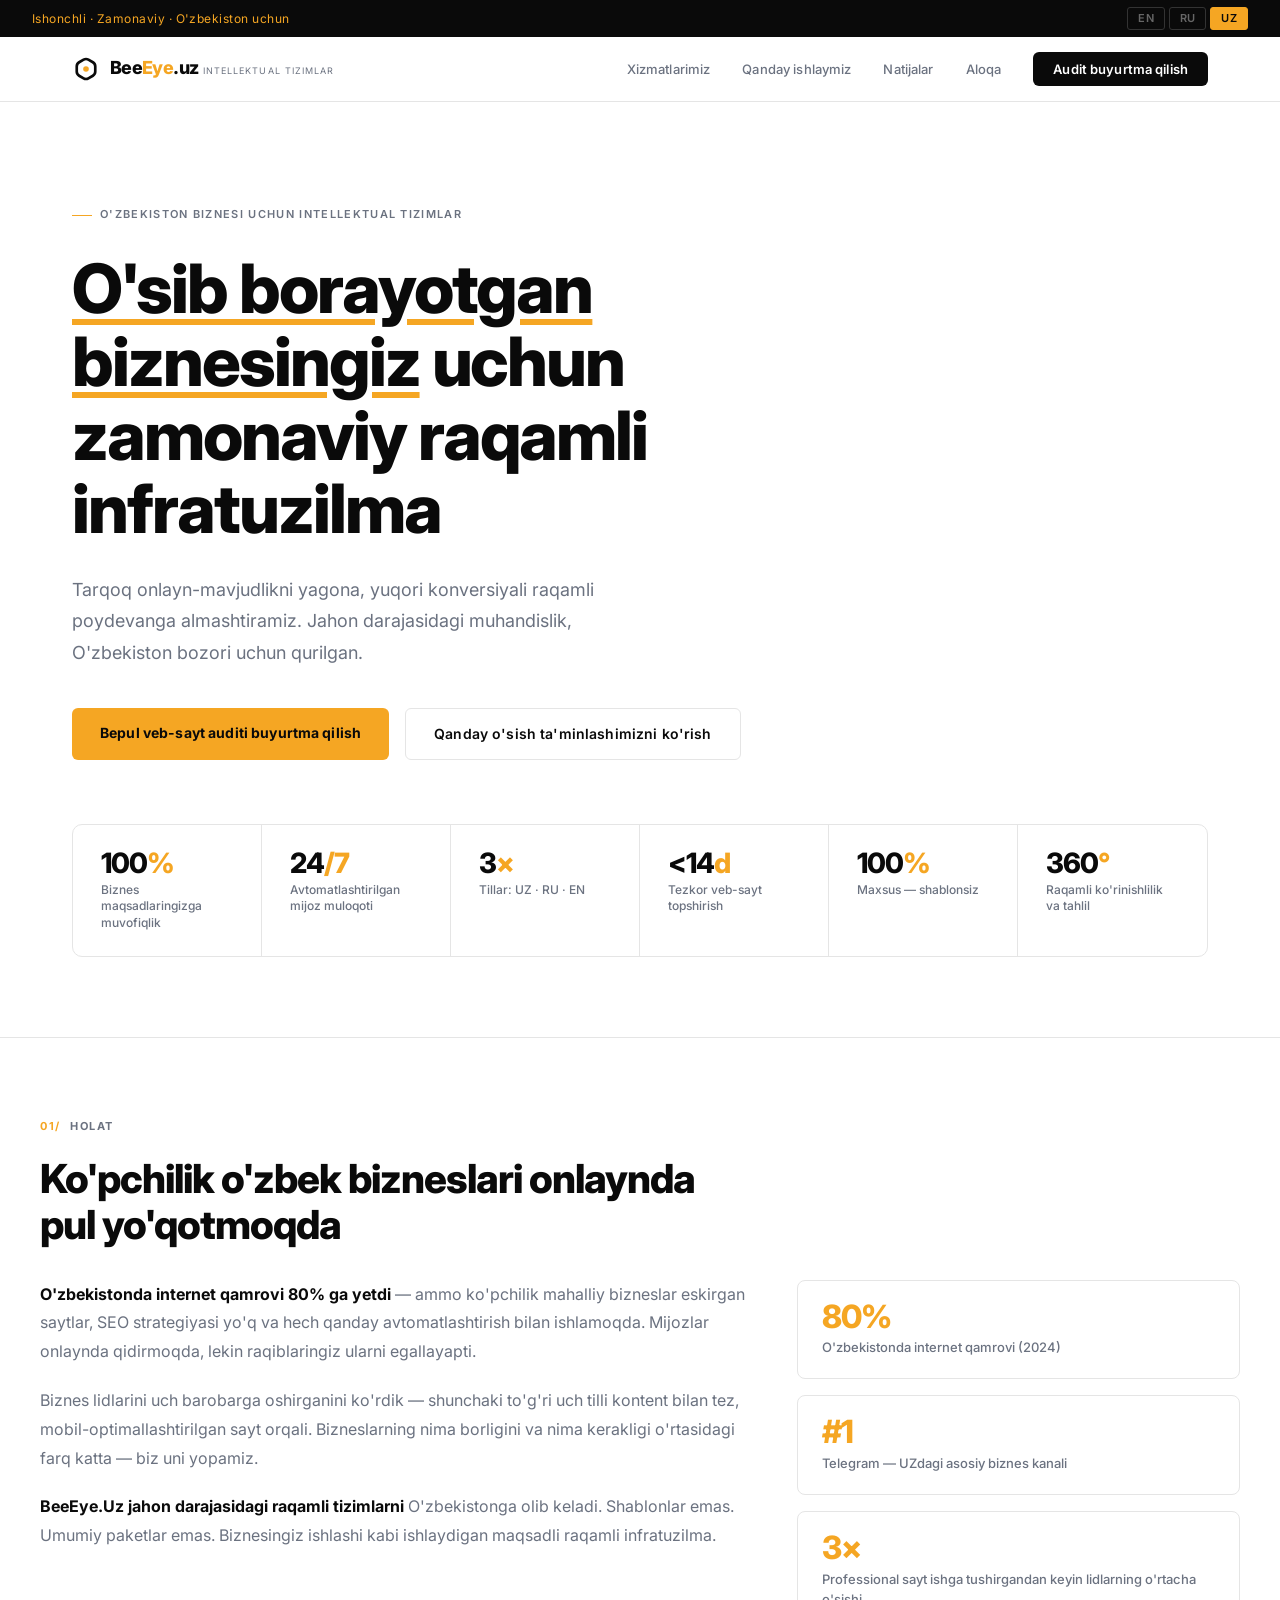
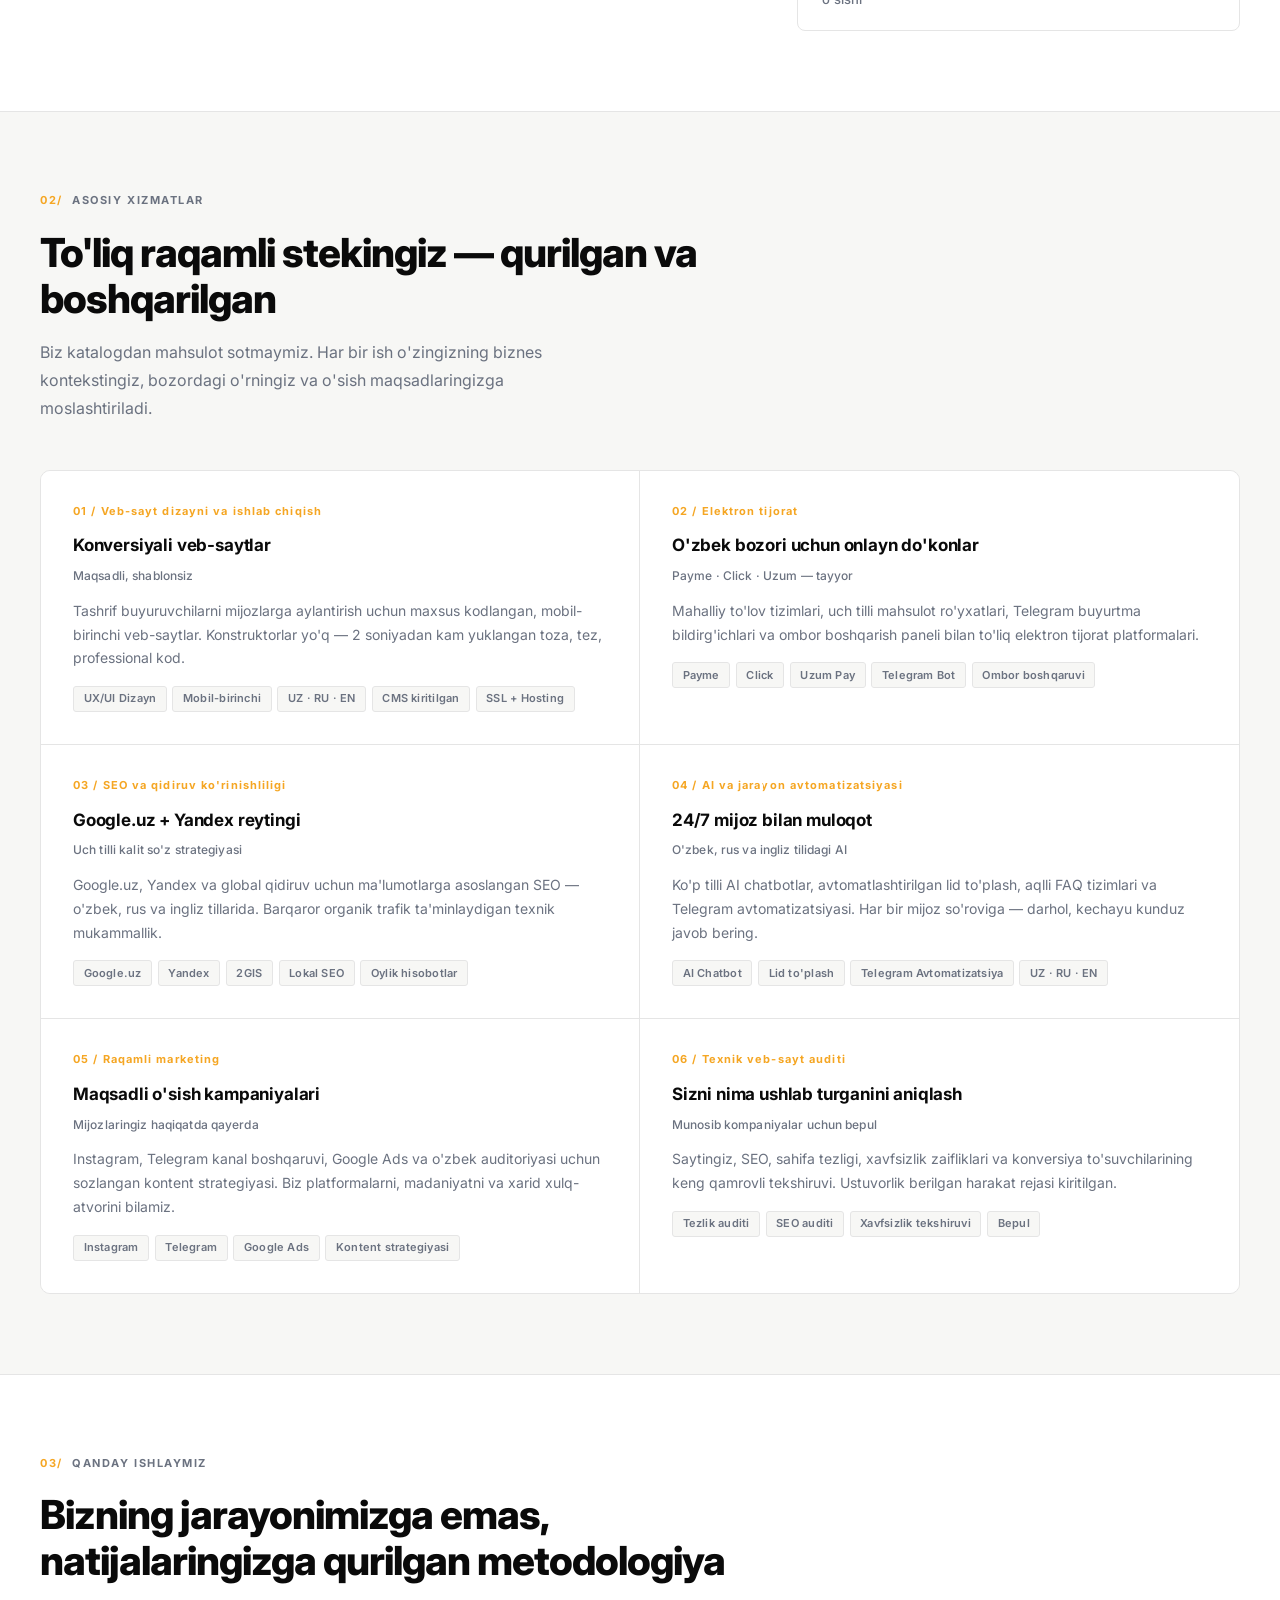
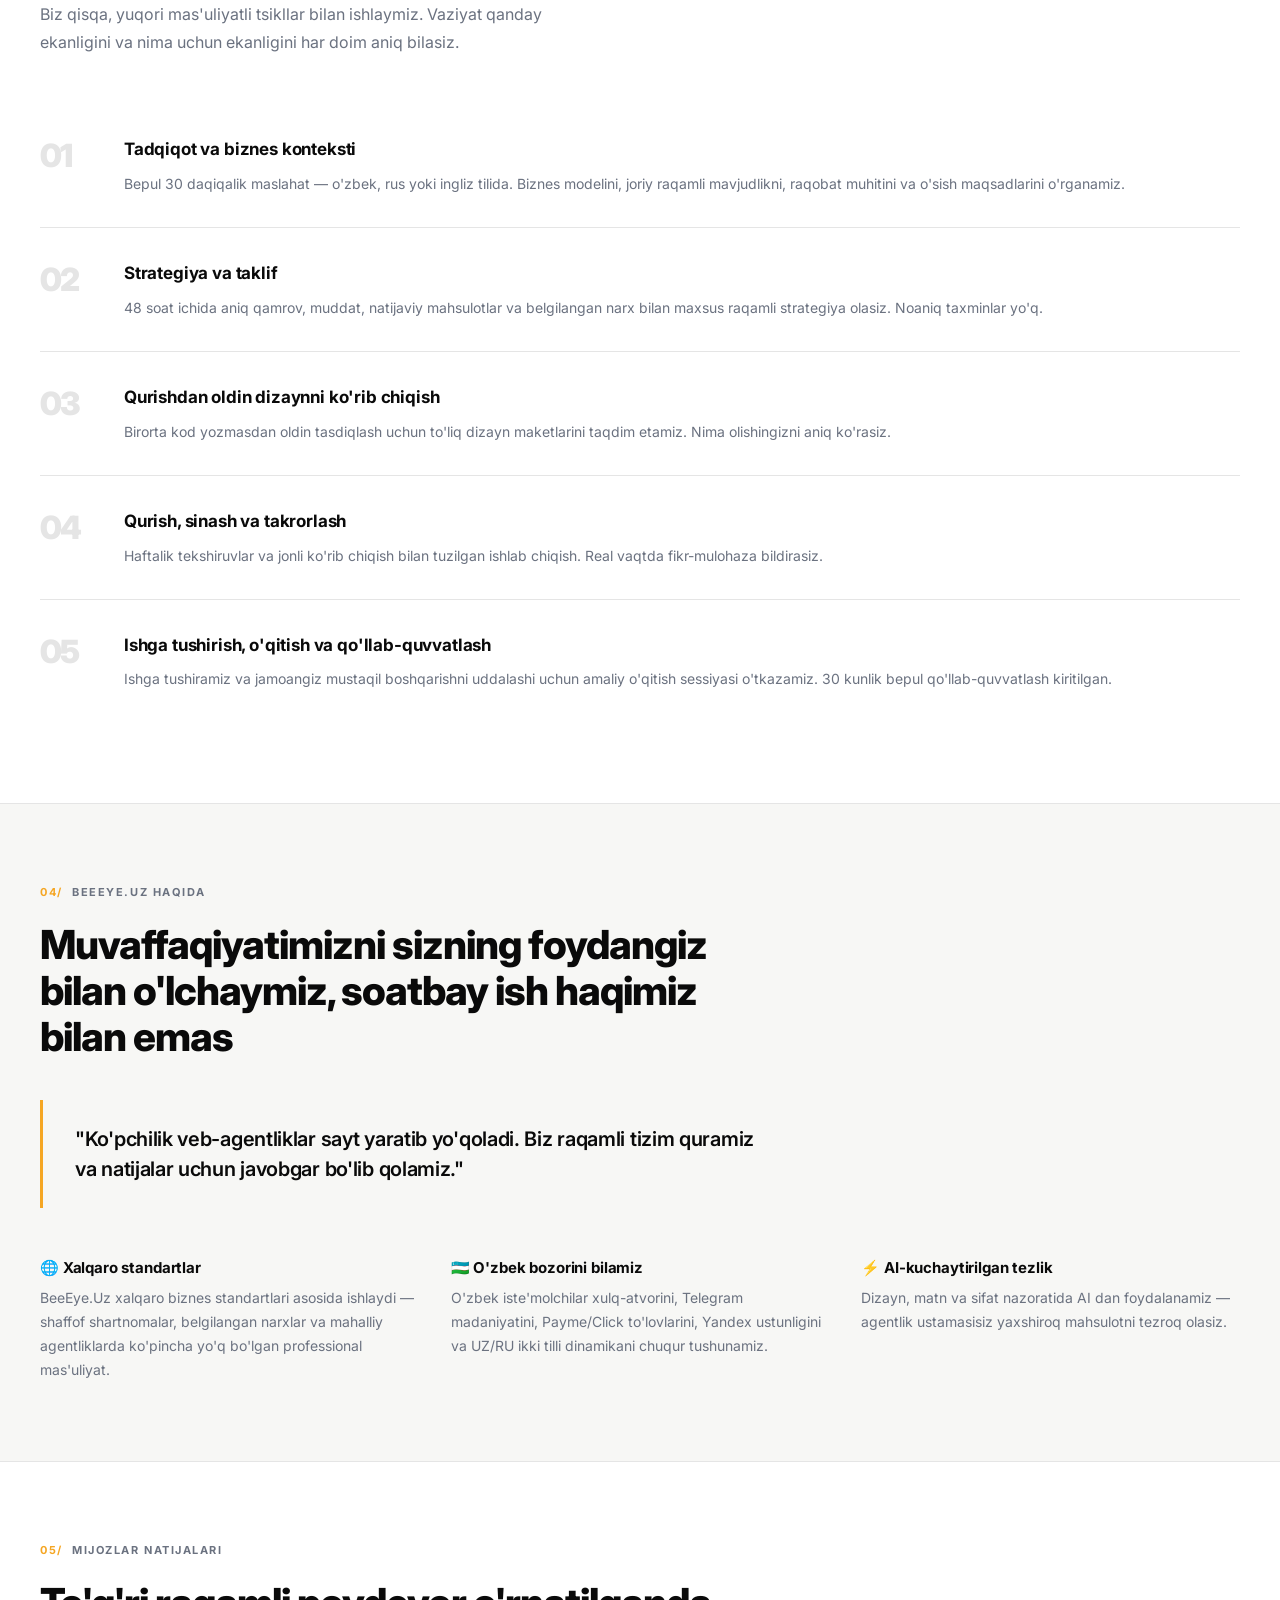
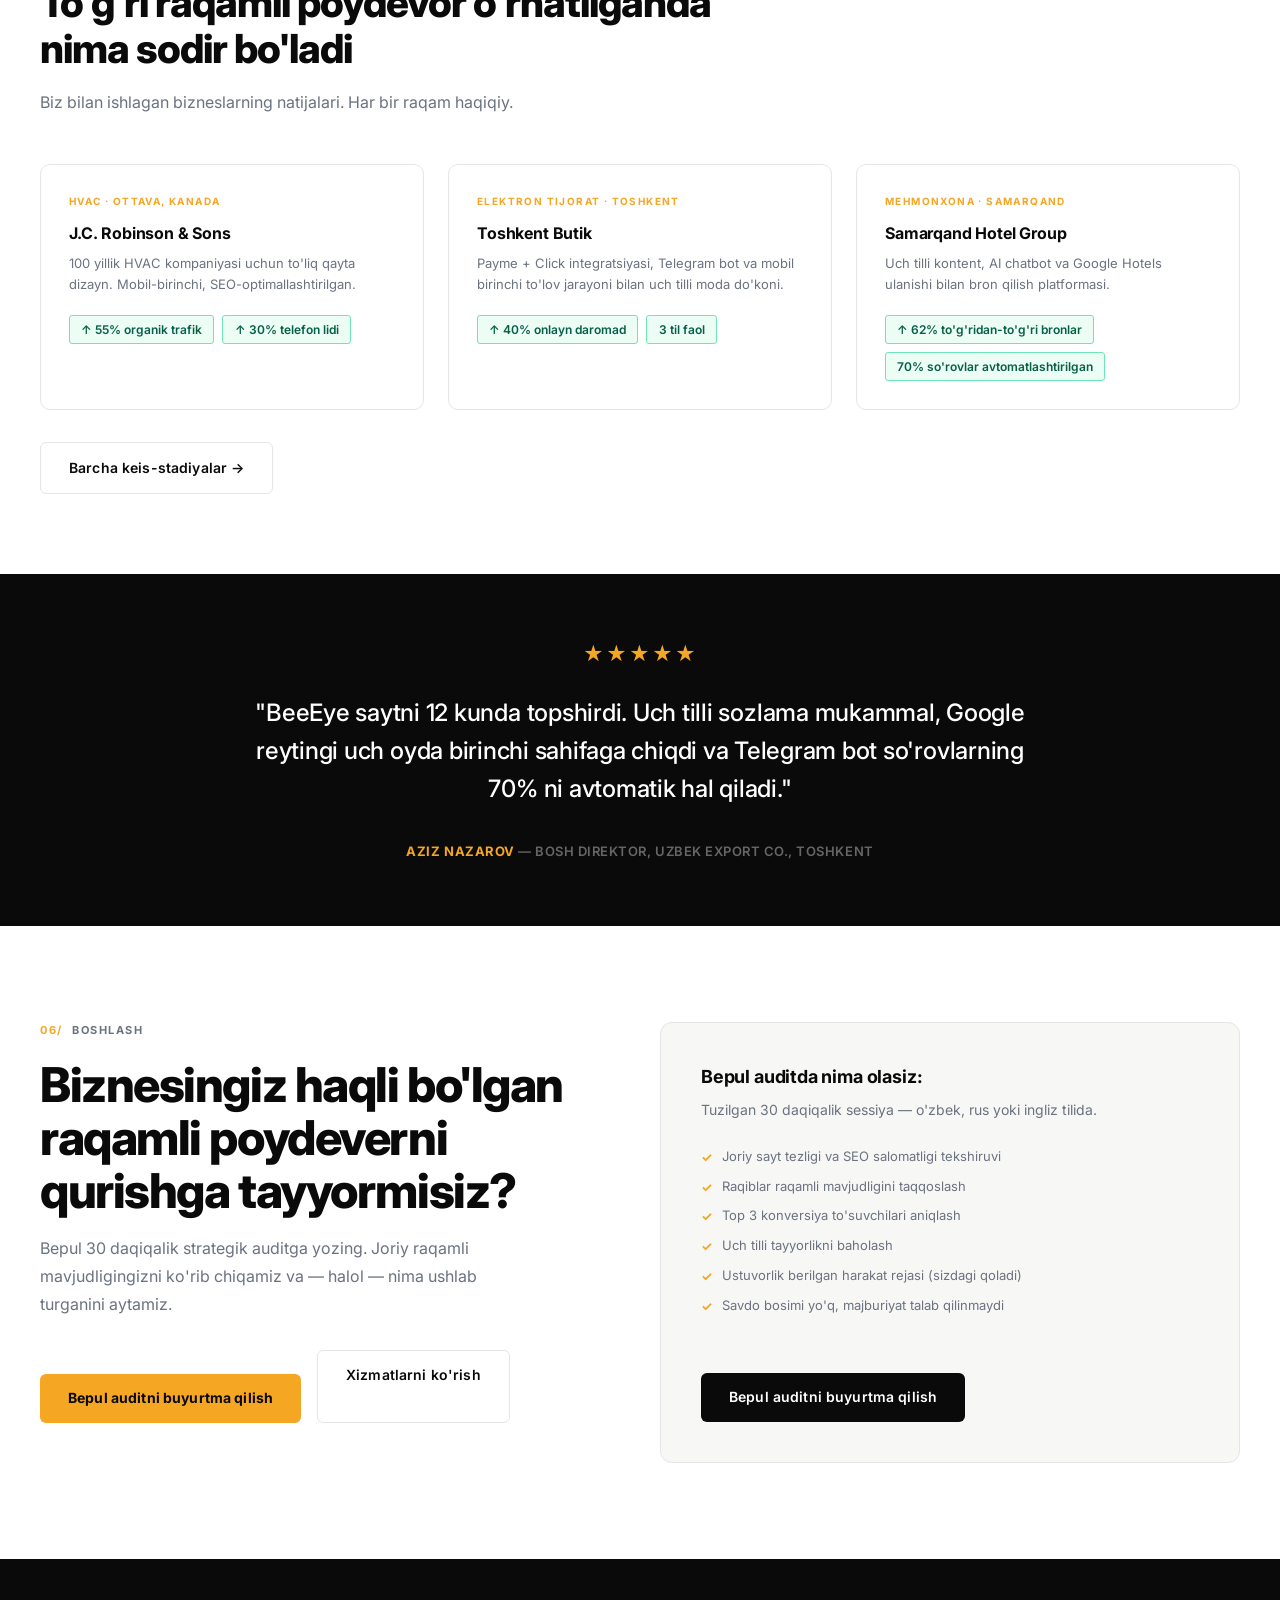
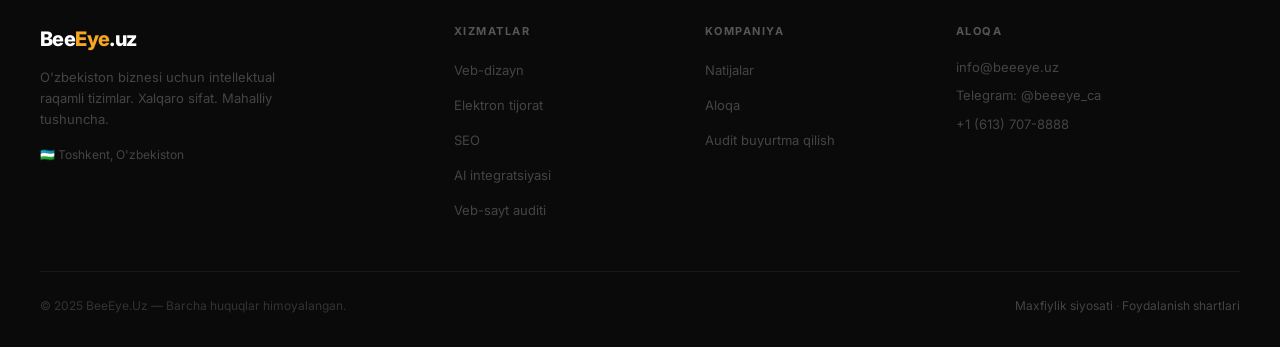
<file: index.html>
﻿<!DOCTYPE html>
<html lang="uz">
<head>
  <meta charset="UTF-8">
  <meta name="viewport" content="width=device-width, initial-scale=1.0">
  <title>BeeEye.Uz — Web Design, SEO & AI Solutions for Uzbekistan Businesses</title>
  <meta name="description" content="BeeEye.Uz builds high-converting websites, AI-powered tools, and digital systems for Uzbekistan businesses. Web design from $499 · SEO from $299/mo · 10–14 day delivery.">
  <meta name="robots" content="index, follow, max-snippet:-1, max-image-preview:large, max-video-preview:-1">
  <meta name="author" content="BeeEye.Uz">
  <meta name="keywords" content="web design Uzbekistan, website development Tashkent, SEO Uzbekistan, e-commerce Uzbekistan, Payme integration, AI chatbot Uzbekistan, digital marketing Tashkent">
  <meta name="geo.region" content="UZ">
  <meta name="geo.placename" content="Tashkent, Uzbekistan">
  <meta name="theme-color" content="#f5a623">
  <link rel="canonical" href="https://beeeye.uz/">
  <meta property="og:type" content="website">
  <meta property="og:url" content="https://beeeye.uz/">
  <meta property="og:site_name" content="BeeEye.Uz">
  <meta property="og:title" content="BeeEye.Uz — Web Design, SEO & AI Solutions for Uzbekistan Businesses">
  <meta property="og:description" content="BeeEye.Uz builds high-converting websites, AI-powered tools, and digital systems for Uzbekistan businesses. International quality, local expertise.">
  <meta property="og:image" content="https://beeeye.uz/assets/images/og-home.jpg">
  <meta property="og:locale" content="uz_UZ">
  <meta property="og:locale:alternate" content="ru_RU">
  <meta property="og:locale:alternate" content="en_US">
  <meta name="twitter:card" content="summary_large_image">
  <meta name="twitter:title" content="BeeEye.Uz — Web Design, SEO & AI for Uzbekistan Businesses">
  <meta name="twitter:description" content="BeeEye.Uz builds high-converting websites, AI-powered tools, and digital systems for Uzbekistan businesses.">
  <meta name="twitter:image" content="https://beeeye.uz/assets/images/og-home.jpg">
  <script type="application/ld+json">
  {
    "@context": "https://schema.org",
    "@graph": [
      {
        "@type": "WebSite",
        "@id": "https://beeeye.uz/#website",
        "url": "https://beeeye.uz/",
        "name": "BeeEye.Uz",
        "description": "Intelligent web solutions for Uzbekistan businesses — web design, e-commerce, SEO, and AI automation.",
        "inLanguage": ["uz", "ru", "en"]
      },
      {
        "@type": "ProfessionalService",
        "@id": "https://beeeye.uz/#organization",
        "name": "BeeEye.Uz",
        "url": "https://beeeye.uz/",
        "description": "BeeEye.Uz builds high-converting websites, AI-powered tools, and digital systems for Uzbekistan businesses. Web design from $499. SEO from $299/mo. 10–14 day delivery.",
        "areaServed": [
          {"@type": "Country", "name": "Uzbekistan"},
          {"@type": "Country", "name": "Canada"}
        ],
        "address": {
          "@type": "PostalAddress",
          "addressLocality": "Tashkent",
          "addressCountry": "UZ"
        },
        "contactPoint": {
          "@type": "ContactPoint",
          "telephone": "+1-613-707-8888",
          "email": "info@beeeye.uz",
          "contactType": "customer service",
          "availableLanguage": ["Uzbek", "Russian", "English"]
        },
        "sameAs": ["https://t.me/beeeye_ca"],
        "hasOfferCatalog": {
          "@type": "OfferCatalog",
          "name": "Digital Services for Uzbekistan Businesses",
          "itemListElement": [
            {"@type": "Offer", "itemOffered": {"@type": "Service", "name": "Website Design & Development", "description": "Custom-coded, mobile-first websites for Uzbekistan businesses. Loads under 2 seconds, Core Web Vitals optimised, trilingual UZ/RU/EN.", "offers": {"@type": "Offer", "price": "499", "priceCurrency": "USD"}}},
            {"@type": "Offer", "itemOffered": {"@type": "Service", "name": "E-Commerce Store Development", "description": "Online stores with Payme, Click, and Uzum Pay payment gateways, trilingual product listings, Telegram bot order notifications.", "offers": {"@type": "Offer", "price": "2499", "priceCurrency": "USD"}}},
            {"@type": "Offer", "itemOffered": {"@type": "Service", "name": "SEO & Search Visibility", "description": "Google.uz and Yandex optimization in Uzbek, Russian, and English. Average +65% organic traffic gain.", "offers": {"@type": "Offer", "price": "299", "priceCurrency": "USD"}}},
            {"@type": "Offer", "itemOffered": {"@type": "Service", "name": "AI Chatbot & Process Automation", "description": "Multilingual AI chatbots and Telegram automation that handle up to 70% of customer inquiries automatically.", "offers": {"@type": "Offer", "price": "349", "priceCurrency": "USD"}}}
          ]
        },
        "review": {
          "@type": "Review",
          "author": {"@type": "Person", "name": "Aziz Nazarov"},
          "reviewBody": "BeeEye delivered our website in 12 days. The trilingual setup is flawless, our Google ranking jumped to page one in three months, and the Telegram bot handles 70% of our inquiries automatically.",
          "reviewRating": {"@type": "Rating", "ratingValue": "5", "bestRating": "5"},
          "itemReviewed": {"@id": "https://beeeye.uz/#organization"}
        }
      },
      {
        "@type": "WebPage",
        "@id": "https://beeeye.uz/#webpage",
        "url": "https://beeeye.uz/",
        "name": "BeeEye.Uz — Web Design, SEO & AI Solutions for Uzbekistan Businesses",
        "isPartOf": {"@id": "https://beeeye.uz/#website"},
        "about": {"@id": "https://beeeye.uz/#organization"},
        "inLanguage": ["uz", "ru", "en"],
        "breadcrumb": {
          "@type": "BreadcrumbList",
          "itemListElement": [
            {"@type": "ListItem", "position": 1, "name": "Home", "item": "https://beeeye.uz/"}
          ]
        }
      }
    ]
  }
  </script>
  <link rel="preconnect" href="https://fonts.googleapis.com">
  <link rel="preconnect" href="https://fonts.gstatic.com" crossorigin>
  <link href="https://fonts.googleapis.com/css2?family=Inter:wght@300;400;500;600;700;800;900&display=swap" rel="stylesheet">
  <link rel="stylesheet" href="assets/css/site.css">
</head>
<body>

<!-- Lang Bar -->
<div class="lang-bar">
  <span class="lang-bar-left"><span data-i18n="lang_tagline">Ishonchli · Zamonaviy · O'zbekiston uchun</span></span>
  <div class="lang-switcher">
    <button class="lang-btn" onclick="setLang('en')" id="btn-en">EN</button>
    <button class="lang-btn" onclick="setLang('ru')" id="btn-ru">RU</button>
    <button class="lang-btn active" onclick="setLang('uz')" id="btn-uz">UZ</button>
  </div>
</div>

<!-- Nav -->
<nav>
  <div class="nav-inner">
    <a href="index.html" class="nav-logo" style="flex-direction:row;align-items:center;gap:0.6rem;">
      <svg width="28" height="28" viewBox="-5 -5 110 110" xmlns="http://www.w3.org/2000/svg" aria-hidden="true">
        <defs>
          <mask id="hm">
            <rect x="-5" y="-5" width="110" height="110" fill="black"/>
            <g transform="translate(50,50) scale(0.60) translate(-50,-50)">
              <polygon points="50,16 79.44,33 79.44,67 50,84 20.56,67 20.56,33" fill="white" stroke="white" stroke-width="80" stroke-linejoin="round"/>
              <polygon points="50,16 79.44,33 79.44,67 50,84 20.56,67 20.56,33" fill="black" stroke="black" stroke-width="45" stroke-linejoin="round"/>
            </g>
          </mask>
        </defs>
        <rect x="-5" y="-5" width="110" height="110" fill="#0a0a0a" mask="url(#hm)"/>
        <circle cx="50" cy="50" r="11" fill="#f5a623"/>
      </svg>
      <div>
        <span class="nav-logo-name">Bee<em>Eye</em>.uz</span>
        <span class="nav-logo-tagline" data-i18n="nav_tagline">Intelligent Systems</span>
      </div>
    </a>
    <ul class="nav-links">
      <li><a href="#services" data-i18n="nav_services">Our Services</a></li>
      <li><a href="#how" data-i18n="nav_how">How We Work</a></li>
      <li><a href="portfolio.html" data-i18n="nav_portfolio">Results</a></li>
      <li><a href="contact.html" data-i18n="nav_contact_lnk">Contact</a></li>
      <li><a href="contact.html" class="btn-nav" data-i18n="nav_cta">Book an Audit</a></li>
    </ul>
    <button class="hamburger" onclick="toggleMobile()" aria-label="Menu">
      <span></span><span></span><span></span>
    </button>
  </div>
</nav>
<div class="mobile-nav" id="mobile-nav">
  <a href="#services" onclick="toggleMobile()" data-i18n="nav_services">Our Services</a>
  <a href="#how" onclick="toggleMobile()" data-i18n="nav_how">How We Work</a>
  <a href="portfolio.html" data-i18n="nav_portfolio">Results</a>
  <a href="contact.html" data-i18n="nav_contact_lnk">Contact</a>
  <a href="contact.html" class="btn-nav" data-i18n="nav_cta">Book an Audit</a>
</div>

<!-- Hero -->
<div class="hero">
  <div class="hero-label" data-i18n="hero_eyebrow">Intelligent Systems for Uzbekistan Businesses</div>
  <h1 data-i18n="hero_h1">Modern Digital Infrastructure for Your <span class="underline">Growing Business</span></h1>
  <p class="hero-sub" data-i18n="hero_sub">We replace scattered online presence with a unified, high-converting digital foundation. World-class engineering, built for the Uzbekistan market.</p>
  <div class="hero-actions">
    <a href="contact.html" class="btn-amber" data-i18n="hero_cta1">Book Your Free Website Audit</a>
    <a href="#services" class="btn-ghost" data-i18n="hero_cta2">See How We Enable Growth</a>
  </div>

  <div class="stats-grid">
    <div class="stat-cell">
      <div class="stat-num">100<span>%</span></div>
      <div class="stat-desc" data-i18n="stat1">Alignment to your business goals</div>
    </div>
    <div class="stat-cell">
      <div class="stat-num">24<span>/7</span></div>
      <div class="stat-desc" data-i18n="stat2">Automated customer engagement</div>
    </div>
    <div class="stat-cell">
      <div class="stat-num">3<span>×</span></div>
      <div class="stat-desc" data-i18n="stat3">Languages: UZ · RU · EN</div>
    </div>
    <div class="stat-cell">
      <div class="stat-num">&lt;14<span>d</span></div>
      <div class="stat-desc" data-i18n="stat4">Fast-track website delivery</div>
    </div>
    <div class="stat-cell">
      <div class="stat-num">100<span>%</span></div>
      <div class="stat-desc" data-i18n="stat5">Custom — no templates used</div>
    </div>
    <div class="stat-cell">
      <div class="stat-num">360<span>°</span></div>
      <div class="stat-desc" data-i18n="stat6">Digital visibility & analytics</div>
    </div>
  </div>
</div>

<div class="divider"></div>

<!-- 01 / The Problem -->
<section class="section" id="problem">
  <div class="section-inner">
    <div class="section-eyebrow num-eyebrow"><span class="num">01/</span> <span data-i18n="s1_eyebrow">The Situation</span></div>
    <h2 class="section-h" data-i18n="s1_h">Most Uzbek businesses are leaving money on the table online</h2>
    <div class="problem-cols">
      <div class="problem-text">
        <p data-i18n="s1_p1"><strong>The internet penetration in Uzbekistan reached 80%</strong> — yet most local businesses operate with outdated websites, no SEO strategy, and zero automation. Customers are searching online, but your competitors are capturing them.</p>
        <p data-i18n="s1_p2">We've seen businesses triple their leads simply by having a fast, mobile-optimised site with proper trilingual content. The gap between what businesses have and what they need is enormous — and we close it.</p>
        <p data-i18n="s1_p3"><strong>BeeEye.Uz brings world-class digital systems</strong> to Uzbekistan. Not templates. Not one-size-fits-all packages. Purpose-built digital infrastructure that works the way your business works.</p>
      </div>
      <div class="problem-stats">
        <div class="problem-stat">
          <div class="problem-stat-num">80%</div>
          <div class="problem-stat-label" data-i18n="pstat1">Uzbekistan internet penetration (2024)</div>
        </div>
        <div class="problem-stat">
          <div class="problem-stat-num">#1</div>
          <div class="problem-stat-label" data-i18n="pstat2">Telegram — primary business communication channel in UZ</div>
        </div>
        <div class="problem-stat">
          <div class="problem-stat-num">3×</div>
          <div class="problem-stat-label" data-i18n="pstat3">Average lead increase after professional website launch</div>
        </div>
      </div>
    </div>
  </div>
</section>

<div class="divider"></div>

<!-- 02 / Services -->
<section class="section section-alt" id="services">
  <div class="section-inner">
    <div class="section-eyebrow num-eyebrow"><span class="num">02/</span> <span data-i18n="s2_eyebrow">Core Services</span></div>
    <h2 class="section-h" data-i18n="s2_h">Your complete digital stack — built and managed</h2>
    <p class="section-sub" data-i18n="s2_sub">We don't sell products in a catalogue. Every engagement is tailored to your specific business context, market position, and growth goals.</p>

    <div class="services-grid">
      <div class="svc-card">
        <div class="svc-num" data-i18n="sv1_num">01 / Website Design & Development</div>
        <div class="svc-title" data-i18n="sv1_title">High-Converting Websites</div>
        <div class="svc-tagline" data-i18n="sv1_tag">Purpose-built, not templated</div>
        <p class="svc-desc" data-i18n="sv1_desc">Custom-coded, mobile-first websites engineered to convert visitors into customers. No page builders, no bloated plugins — clean, fast, professional code that loads in under 2 seconds.</p>
        <div class="tag-list">
          <span class="tag" data-i18n="t_ux">UX/UI Design</span>
          <span class="tag" data-i18n="t_mobile">Mobile-First</span>
          <span class="tag" data-i18n="t_tri">UZ · RU · EN</span>
          <span class="tag" data-i18n="t_cms">CMS Included</span>
          <span class="tag" data-i18n="t_ssl">SSL + Hosting</span>
        </div>
      </div>

      <div class="svc-card">
        <div class="svc-num" data-i18n="sv2_num">02 / E-Commerce</div>
        <div class="svc-title" data-i18n="sv2_title">Uzbek-Market Online Stores</div>
        <div class="svc-tagline" data-i18n="sv2_tag">Payme · Click · Uzum — ready out of the box</div>
        <p class="svc-desc" data-i18n="sv2_desc">Full e-commerce platforms with local payment gateways, trilingual product listings, Telegram order notifications, and inventory dashboards. Built for how Uzbek customers actually shop.</p>
        <div class="tag-list">
          <span class="tag">Payme</span>
          <span class="tag">Click</span>
          <span class="tag">Uzum Pay</span>
          <span class="tag" data-i18n="t_telegram">Telegram Bot</span>
          <span class="tag" data-i18n="t_inventory">Inventory Mgmt</span>
        </div>
      </div>

      <div class="svc-card">
        <div class="svc-num" data-i18n="sv3_num">03 / SEO & Search Visibility</div>
        <div class="svc-title" data-i18n="sv3_title">Google.uz + Yandex Ranking</div>
        <div class="svc-tagline" data-i18n="sv3_tag">Trilingual keyword strategy</div>
        <p class="svc-desc" data-i18n="sv3_desc">Data-driven SEO for Google.uz, Yandex, and global search — in Uzbek, Russian, and English. Technical excellence, quality content, and local citation building that delivers lasting organic traffic.</p>
        <div class="tag-list">
          <span class="tag">Google.uz</span>
          <span class="tag">Yandex</span>
          <span class="tag">2GIS</span>
          <span class="tag" data-i18n="t_local">Local SEO</span>
          <span class="tag" data-i18n="t_reports">Monthly Reports</span>
        </div>
      </div>

      <div class="svc-card">
        <div class="svc-num" data-i18n="sv4_num">04 / AI & Process Automation</div>
        <div class="svc-title" data-i18n="sv4_title">24/7 Customer Engagement</div>
        <div class="svc-tagline" data-i18n="sv4_tag">AI that speaks Uzbek, Russian, and English</div>
        <p class="svc-desc" data-i18n="sv4_desc">Multilingual AI chatbots, automated lead capture, smart FAQ systems, and Telegram automation. Reduce manual work and respond to every customer inquiry — instantly, around the clock.</p>
        <div class="tag-list">
          <span class="tag" data-i18n="t_chatbot">AI Chatbot</span>
          <span class="tag" data-i18n="t_lead">Lead Capture</span>
          <span class="tag" data-i18n="t_tg_auto">Telegram Automation</span>
          <span class="tag" data-i18n="t_multilang">UZ · RU · EN</span>
        </div>
      </div>

      <div class="svc-card">
        <div class="svc-num" data-i18n="sv5_num">05 / Digital Marketing</div>
        <div class="svc-title" data-i18n="sv5_title">Targeted Growth Campaigns</div>
        <div class="svc-tagline" data-i18n="sv5_tag">Where your customers actually are</div>
        <p class="svc-desc" data-i18n="sv5_desc">Instagram, Telegram channel management, Google Ads, and content strategy tuned for the Uzbek audience. We know the platforms, the culture, and the buying behaviour.</p>
        <div class="tag-list">
          <span class="tag">Instagram</span>
          <span class="tag">Telegram</span>
          <span class="tag">Google Ads</span>
          <span class="tag" data-i18n="t_content">Content Strategy</span>
        </div>
      </div>

      <div class="svc-card">
        <div class="svc-num" data-i18n="sv6_num">06 / Tech & Website Audit</div>
        <div class="svc-title" data-i18n="sv6_title">Diagnose What's Holding You Back</div>
        <div class="svc-tagline" data-i18n="sv6_tag">Free for qualifying businesses</div>
        <p class="svc-desc" data-i18n="sv6_desc">A comprehensive review of your existing website, SEO performance, page speed, security vulnerabilities, and conversion blockers. Receive a prioritised action plan — no commitment required.</p>
        <div class="tag-list">
          <span class="tag" data-i18n="t_speed">Speed Audit</span>
          <span class="tag" data-i18n="t_seo_a">SEO Audit</span>
          <span class="tag" data-i18n="t_security">Security Check</span>
          <span class="tag" data-i18n="t_free">Free</span>
        </div>
      </div>
    </div>
  </div>
</section>

<div class="divider"></div>

<!-- 03 / How We Work -->
<section class="section" id="how">
  <div class="section-inner">
    <div class="section-eyebrow num-eyebrow"><span class="num">03/</span> <span data-i18n="s3_eyebrow">How We Work</span></div>
    <h2 class="section-h" data-i18n="s3_h">A methodology built around your outcomes, not our process</h2>
    <p class="section-sub" data-i18n="s3_sub">We work in short, high-accountability cycles. You always know exactly where things stand — and why.</p>

    <div class="process-list">
      <div class="process-step">
        <div class="process-step-num">01</div>
        <div class="process-step-body">
          <h3 data-i18n="p1_h">Discovery & Business Context</h3>
          <p data-i18n="p1_p">A free 30-minute consultation — in Uzbek, Russian, or English. We learn your business model, current digital presence, competitive landscape, and growth objectives. No generic forms. Real conversation.</p>
        </div>
      </div>
      <div class="process-step">
        <div class="process-step-num">02</div>
        <div class="process-step-body">
          <h3 data-i18n="p2_h">Strategy & Proposal</h3>
          <p data-i18n="p2_p">Within 48 hours, you receive a customised digital strategy with clear scope, timeline, deliverables, and fixed pricing. No vague estimates. No scope creep.</p>
        </div>
      </div>
      <div class="process-step">
        <div class="process-step-num">03</div>
        <div class="process-step-body">
          <h3 data-i18n="p3_h">Design Review Before Build</h3>
          <p data-i18n="p3_p">We present complete design mockups for your approval before writing a single line of code. You see exactly what you're getting — and you sign off before we proceed.</p>
        </div>
      </div>
      <div class="process-step">
        <div class="process-step-num">04</div>
        <div class="process-step-body">
          <h3 data-i18n="p4_h">Build, Test & Iterate</h3>
          <p data-i18n="p4_p">Structured development with weekly check-ins and live staging previews. You provide feedback in real time. We integrate it. No surprises at launch.</p>
        </div>
      </div>
      <div class="process-step">
        <div class="process-step-num">05</div>
        <div class="process-step-body">
          <h3 data-i18n="p5_h">Launch, Train & Support</h3>
          <p data-i18n="p5_p">We launch your project and run a hands-on training session so your team can manage it independently. 30 days of free post-launch support included. Ongoing growth partnerships available.</p>
        </div>
      </div>
    </div>
  </div>
</section>

<div class="divider"></div>

<!-- 04 / About -->
<section class="section section-alt" id="about">
  <div class="section-inner">
    <div class="section-eyebrow num-eyebrow"><span class="num">04/</span> <span data-i18n="s4_eyebrow">About BeeEye.Uz</span></div>
    <h2 class="section-h" data-i18n="s4_h">We measure our success by your bottom line, not our billable hours</h2>

    <div class="quote-block">
      <p data-i18n="s4_quote">"Most web agencies build you a website and disappear. We build you a digital system and stay accountable for the results it produces."</p>
    </div>

    <div class="differentiators">
      <div class="diff-item">
        <h3 data-i18n="d1_h">🌐 International Standards</h3>
        <p data-i18n="d1_p">BeeEye.Uz operates to international business standards — transparent contracts, fixed pricing, and professional accountability that local firms often lack.</p>
      </div>
      <div class="diff-item">
        <h3 data-i18n="d2_h">🇺🇿 Uzbekistan-Fluent</h3>
        <p data-i18n="d2_p">We understand the Uzbek market deeply — consumer behaviour, Telegram culture, Payme/Click payments, Yandex dominance, and the UZ/RU bilingual dynamic. You won't need to explain your context.</p>
      </div>
      <div class="diff-item">
        <h3 data-i18n="d3_h">⚡ AI-Enhanced Speed</h3>
        <p data-i18n="d3_p">We leverage AI across our entire workflow — strategy, design, copy, and QA — so you get a better product faster, without the agency markup. The savings go back into your project.</p>
      </div>
    </div>
  </div>
</section>

<div class="divider"></div>

<!-- 05 / Results -->
<section class="section" id="results">
  <div class="section-inner">
    <div class="section-eyebrow num-eyebrow"><span class="num">05/</span> <span data-i18n="s5_eyebrow">Client Results</span></div>
    <h2 class="section-h" data-i18n="s5_h">What happens when the right digital foundation is in place</h2>
    <p class="section-sub" data-i18n="s5_sub">Results from businesses we've worked with. Every number is real — no manufactured case studies.</p>

    <div class="results-grid">
      <div class="result-card">
        <div class="result-industry" data-i18n="r1_ind">HVAC · Ottawa, Canada</div>
        <div class="result-name">J.C. Robinson & Sons</div>
        <p class="result-desc" data-i18n="r1_desc">Full redesign for a 100-year-old HVAC company. Mobile-first, SEO-optimised, with service area targeting and online inquiry flow.</p>
        <div class="result-metrics">
          <span class="metric-pill" data-i18n="r1_m1">↑ 55% organic traffic</span>
          <span class="metric-pill" data-i18n="r1_m2">↑ 30% phone leads</span>
        </div>
      </div>
      <div class="result-card">
        <div class="result-industry" data-i18n="r2_ind">E-Commerce · Tashkent</div>
        <div class="result-name" data-i18n="r2_name">Toshkent Boutique</div>
        <p class="result-desc" data-i18n="r2_desc">Trilingual fashion store with Payme + Click payment integration, Telegram bot notifications, and a mobile-first checkout flow.</p>
        <div class="result-metrics">
          <span class="metric-pill" data-i18n="r2_m1">↑ 40% online revenue</span>
          <span class="metric-pill" data-i18n="r2_m2">3 languages live</span>
        </div>
      </div>
      <div class="result-card">
        <div class="result-industry" data-i18n="r3_ind">Hospitality · Samarkand</div>
        <div class="result-name" data-i18n="r3_name">Samarkand Hotel Group</div>
        <p class="result-desc" data-i18n="r3_desc">Booking platform with trilingual content, real-time availability, AI chatbot integration, and Google Hotels connection.</p>
        <div class="result-metrics">
          <span class="metric-pill" data-i18n="r3_m1">↑ 62% direct bookings</span>
          <span class="metric-pill" data-i18n="r3_m2">70% inquiries automated</span>
        </div>
      </div>
    </div>

    <div style="margin-top: 2rem;">
      <a href="portfolio.html" class="btn-ghost" data-i18n="view_all">View all case studies →</a>
    </div>
  </div>
</section>

<!-- Testimonial Band -->
<div class="testimonial-band">
  <div class="testimonial-inner">
    <div class="testimonial-stars">★★★★★</div>
    <p class="testimonial-quote" data-i18n="tq">"BeeEye delivered our website in 12 days. The trilingual setup is flawless, our Google ranking jumped to page one in three months, and the Telegram bot handles 70% of our inquiries automatically."</p>
    <div class="testimonial-author"><strong data-i18n="ta_name">Aziz Nazarov</strong> <span data-i18n="ta_role">— CEO, Uzbek Export Co., Tashkent</span></div>
  </div>
</div>

<!-- 06 / Get Started -->
<section class="cta-section" id="contact">
  <div class="cta-inner">
    <div class="cta-text">
      <div class="section-eyebrow num-eyebrow" style="margin-bottom:1.25rem;"><span class="num">06/</span> <span data-i18n="s6_eyebrow">Get Started</span></div>
      <h2 data-i18n="cta_h">Ready to build the digital foundation your business deserves?</h2>
      <p data-i18n="cta_p">Book a free 30-minute strategy audit. We'll review your current digital presence and tell you — honestly — what's holding you back and what to do about it.</p>
      <div style="margin-top: 2rem; display: flex; gap: 1rem; flex-wrap: wrap;">
        <a href="contact.html" class="btn-amber" data-i18n="cta_btn1">Book Your Free Audit</a>
        <a href="services.html" class="btn-ghost" data-i18n="cta_btn2">Explore Services</a>
      </div>
    </div>
    <div class="cta-card">
      <h3 data-i18n="cta_card_h">What you get in the free audit:</h3>
      <p data-i18n="cta_card_p">A structured 30-minute session — available in Uzbek, Russian, or English.</p>
      <ul class="cta-list">
        <li data-i18n="cta_l1">Current website speed & SEO health check</li>
        <li data-i18n="cta_l2">Competitor digital presence comparison</li>
        <li data-i18n="cta_l3">Top 3 conversion blockers identified</li>
        <li data-i18n="cta_l4">Trilingual readiness assessment</li>
        <li data-i18n="cta_l5">Prioritised action plan (yours to keep)</li>
        <li data-i18n="cta_l6">No sales pressure, no commitment required</li>
      </ul>
      <a href="contact.html" class="btn-primary" data-i18n="cta_btn1">Book Your Free Audit</a>
    </div>
  </div>
</section>

<!-- Footer -->
<footer class="home-footer">
  <div class="footer-inner">
    <div class="footer-top">
      <div class="footer-brand">
        <a href="index.html" class="footer-logo">Bee<em>Eye</em>.uz</a>
        <p class="footer-tagline" data-i18n="footer_tagline">Intelligent digital systems for Uzbekistan businesses. International quality. Local understanding.</p>
        <div style="margin-top: 1rem; font-size: 12px; color: #444;" data-i18n="footer_location">🇺🇿 Tashkent, Uzbekistan</div>
      </div>
      <div class="footer-col">
        <h4 data-i18n="footer_s_h">Services</h4>
        <ul>
          <li><a href="services.html" data-i18n="footer_s1">Web Design</a></li>
          <li><a href="services.html" data-i18n="footer_s2">E-Commerce</a></li>
          <li><a href="services.html" data-i18n="footer_s3">SEO</a></li>
          <li><a href="services.html" data-i18n="footer_s4">AI Integration</a></li>
          <li><a href="services.html" data-i18n="footer_s5">Website Audit</a></li>
        </ul>
      </div>
      <div class="footer-col">
        <h4 data-i18n="footer_c_h">Company</h4>
        <ul>
          <li><a href="portfolio.html" data-i18n="footer_c1">Results</a></li>
          <li><a href="contact.html" data-i18n="footer_c2">Contact</a></li>
          <li><a href="contact.html" data-i18n="footer_c3">Book an Audit</a></li>
        </ul>
      </div>
      <div class="footer-col">
        <h4 data-i18n="footer_contact_h">Contact</h4>
        <div class="footer-contact-item"><a href="mailto:info@beeeye.uz">info@beeeye.uz</a></div>
        <div class="footer-contact-item"><a href="https://t.me/beeeye_ca" target="_blank">Telegram: @beeeye_ca</a></div>
        <div class="footer-contact-item"><a href="tel:+16137078888">+1 (613) 707-8888</a></div>
      </div>
    </div>
    <div class="footer-bottom">
      <p>&copy; 2025 BeeEye.Uz — <span data-i18n="footer_rights">All rights reserved.</span></p>
      <p><a href="contact.html" data-i18n="footer_privacy">Privacy Policy</a> · <a href="contact.html" data-i18n="footer_terms">Terms of Service</a></p>
    </div>
  </div>
</footer>

<script src="assets/js/t-shared.js"></script>
<script src="assets/js/t-home.js"></script>
<script src="assets/js/common.js"></script>
</body>
</html>
</file>
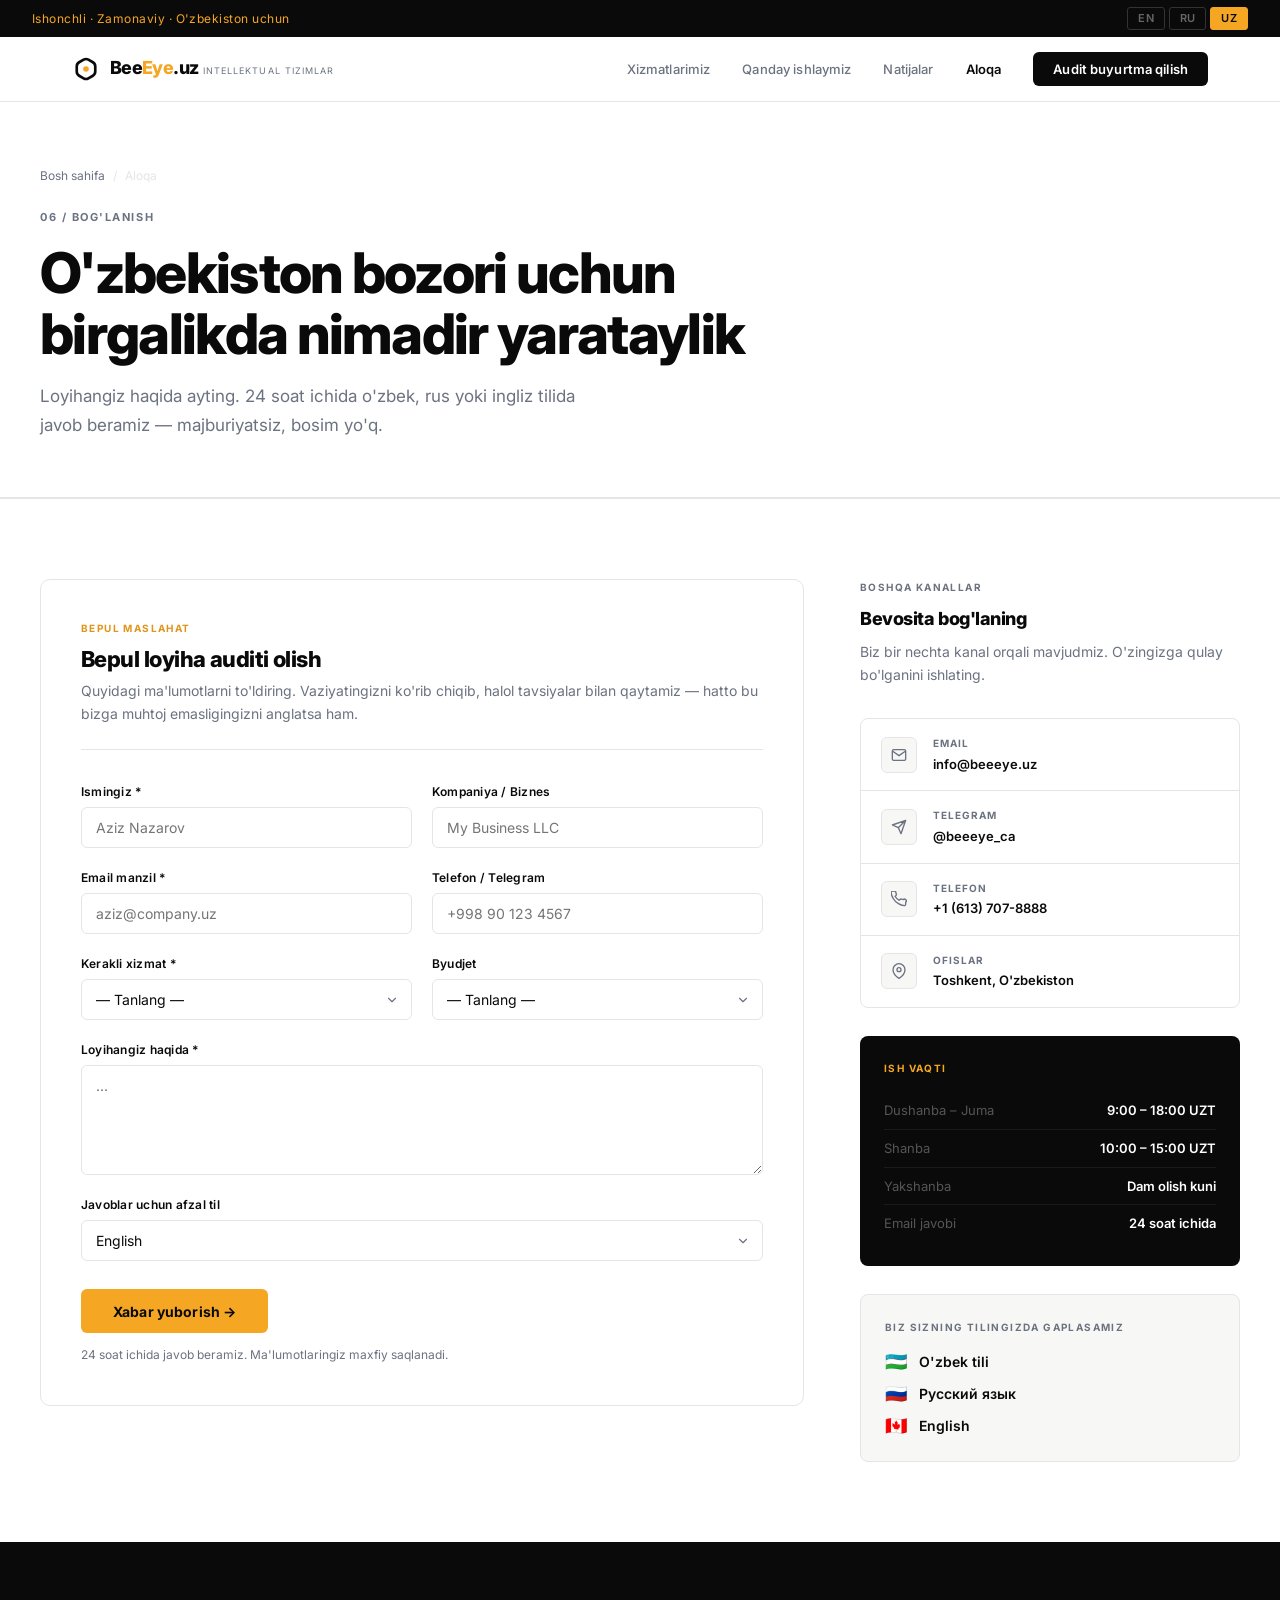
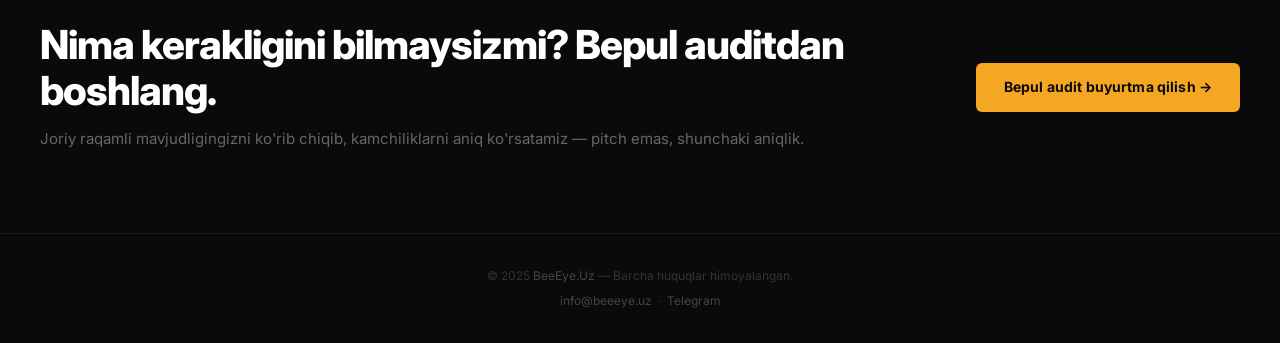
<file: contact.html>
﻿<!DOCTYPE html>
<html lang="en">
<head>
  <meta charset="UTF-8">
  <meta name="viewport" content="width=device-width, initial-scale=1.0">
  <title>Contact BeeEye.Uz — Free Website Audit for Uzbekistan Businesses</title>
  <meta name="description" content="Book a free 30-minute website audit with BeeEye.Uz. Web design, SEO, e-commerce, and AI solutions for Uzbekistan businesses. Response within 24 hours in Uzbek, Russian, or English.">
  <meta name="robots" content="index, follow, max-snippet:-1, max-image-preview:large, max-video-preview:-1">
  <meta name="author" content="BeeEye.Uz">
  <meta name="keywords" content="contact BeeEye Uzbekistan, free website audit Tashkent, web design quote Uzbekistan, digital agency Tashkent contact">
  <meta name="geo.region" content="UZ">
  <meta name="geo.placename" content="Tashkent, Uzbekistan">
  <meta name="theme-color" content="#f5a623">
  <link rel="canonical" href="https://beeeye.uz/contact.html">
  <meta property="og:type" content="website">
  <meta property="og:url" content="https://beeeye.uz/contact.html">
  <meta property="og:site_name" content="BeeEye.Uz">
  <meta property="og:title" content="Contact BeeEye.Uz — Free Website Audit for Uzbekistan Businesses">
  <meta property="og:description" content="Book a free 30-minute website audit. We respond within 24 hours in Uzbek, Russian, or English. info@beeeye.uz · Telegram: @beeeye_ca">
  <meta property="og:image" content="https://beeeye.uz/assets/images/og-contact.jpg">
  <meta property="og:locale" content="en_US">
  <meta property="og:locale:alternate" content="uz_UZ">
  <meta property="og:locale:alternate" content="ru_RU">
  <meta name="twitter:card" content="summary_large_image">
  <meta name="twitter:title" content="Contact BeeEye.Uz — Free Website Audit">
  <meta name="twitter:description" content="Book a free 30-minute website audit. Web design, SEO, e-commerce, and AI for Uzbekistan businesses.">
  <meta name="twitter:image" content="https://beeeye.uz/assets/images/og-contact.jpg">
  <script type="application/ld+json">
  {
    "@context": "https://schema.org",
    "@graph": [
      {
        "@type": "ContactPage",
        "@id": "https://beeeye.uz/contact.html#webpage",
        "url": "https://beeeye.uz/contact.html",
        "name": "Contact BeeEye.Uz — Free Website Audit for Uzbekistan Businesses",
        "isPartOf": {"@id": "https://beeeye.uz/#website"},
        "about": {"@id": "https://beeeye.uz/#organization"},
        "inLanguage": ["en", "uz", "ru"],
        "breadcrumb": {
          "@type": "BreadcrumbList",
          "itemListElement": [
            {"@type": "ListItem", "position": 1, "name": "Home", "item": "https://beeeye.uz/"},
            {"@type": "ListItem", "position": 2, "name": "Contact", "item": "https://beeeye.uz/contact.html"}
          ]
        }
      },
      {
        "@type": "ProfessionalService",
        "@id": "https://beeeye.uz/#organization",
        "name": "BeeEye.Uz",
        "url": "https://beeeye.uz/",
        "address": {
          "@type": "PostalAddress",
          "addressLocality": "Tashkent",
          "addressCountry": "UZ"
        },
        "contactPoint": {
          "@type": "ContactPoint",
          "telephone": "+1-613-707-8888",
          "email": "info@beeeye.uz",
          "contactType": "customer service",
          "availableLanguage": ["Uzbek", "Russian", "English"],
          "hoursAvailable": [
            {"@type": "OpeningHoursSpecification", "dayOfWeek": ["Monday", "Tuesday", "Wednesday", "Thursday", "Friday"], "opens": "09:00", "closes": "18:00"},
            {"@type": "OpeningHoursSpecification", "dayOfWeek": "Saturday", "opens": "10:00", "closes": "15:00"}
          ]
        }
      }
    ]
  }
  </script>
  <link rel="preconnect" href="https://fonts.googleapis.com">
  <link rel="preconnect" href="https://fonts.gstatic.com" crossorigin>
  <link href="https://fonts.googleapis.com/css2?family=Inter:wght@300;400;500;600;700;800;900&display=swap" rel="stylesheet">
  <link rel="stylesheet" href="assets/css/site.css">
</head>
<body>

<div class="lang-bar">
  <span class="lang-bar-left"><span data-i18n="lang_tagline">Ishonchli · Zamonaviy · O'zbekiston uchun</span></span>
  <div class="lang-switcher">
    <button class="lang-btn active" onclick="setLang('en')" id="btn-en">EN</button>
    <button class="lang-btn" onclick="setLang('ru')" id="btn-ru">RU</button>
    <button class="lang-btn" onclick="setLang('uz')" id="btn-uz">UZ</button>
  </div>
</div>

<nav>
  <div class="nav-inner">
    <a href="index.html" class="nav-logo" style="flex-direction:row;align-items:center;gap:0.6rem;">
      <svg width="28" height="28" viewBox="-5 -5 110 110" xmlns="http://www.w3.org/2000/svg" aria-hidden="true">
        <defs>
          <mask id="hm">
            <rect x="-5" y="-5" width="110" height="110" fill="black"/>
            <g transform="translate(50,50) scale(0.60) translate(-50,-50)">
              <polygon points="50,16 79.44,33 79.44,67 50,84 20.56,67 20.56,33" fill="white" stroke="white" stroke-width="80" stroke-linejoin="round"/>
              <polygon points="50,16 79.44,33 79.44,67 50,84 20.56,67 20.56,33" fill="black" stroke="black" stroke-width="45" stroke-linejoin="round"/>
            </g>
          </mask>
        </defs>
        <rect x="-5" y="-5" width="110" height="110" fill="#0a0a0a" mask="url(#hm)"/>
        <circle cx="50" cy="50" r="11" fill="#f5a623"/>
      </svg>
      <div>
        <span class="nav-logo-name">Bee<em>Eye</em>.uz</span>
        <span class="nav-logo-tagline" data-i18n="nav_tagline">Intelligent Systems</span>
      </div>
    </a>
    <ul class="nav-links">
      <li><a href="services.html" data-i18n="nav_services">Our Services</a></li>
      <li><a href="index.html#how" data-i18n="nav_how">How We Work</a></li>
      <li><a href="portfolio.html" data-i18n="nav_portfolio">Results</a></li>
      <li><a href="contact.html" class="active" data-i18n="nav_contact_lnk">Contact</a></li>
      <li><a href="contact.html" class="btn-nav" data-i18n="nav_cta">Book an Audit</a></li>
    </ul>
    <button class="hamburger" onclick="toggleMobile()"><span></span><span></span><span></span></button>
  </div>
</nav>
<div class="mobile-nav" id="mobile-nav">
  <a href="services.html" onclick="toggleMobile()" data-i18n="nav_services">Our Services</a>
  <a href="index.html#how" onclick="toggleMobile()" data-i18n="nav_how">How We Work</a>
  <a href="portfolio.html" onclick="toggleMobile()" data-i18n="nav_portfolio">Results</a>
  <a href="contact.html" class="active" onclick="toggleMobile()" data-i18n="nav_contact_lnk">Contact</a>
  <a href="contact.html" class="btn-nav" data-i18n="nav_cta">Book an Audit</a>
</div>

<div class="page-header">
  <div class="page-header-inner">
    <div class="breadcrumb">
      <a href="index.html" data-i18n="nav_home">Home</a>
      <span>/</span>
      <span data-i18n="page_bc">Contact</span>
    </div>
    <div class="page-eyebrow" data-i18n="page_eyebrow">06 / Get in Touch</div>
    <h1 data-i18n="page_h1">Let's build something for the Uzbekistan market</h1>
    <p data-i18n="page_sub">Tell us about your project. We respond within 24 hours in Uzbek, Russian, or English — no obligation, no sales pressure.</p>
  </div>
</div>

<div class="divider"></div>

<section class="section">
  <div class="section-inner">
    <div class="contact-grid">

      <!-- Form -->
      <div>
        <div class="form-card">
          <div class="form-card-header">
            <div class="form-card-eyebrow" data-i18n="form_eyebrow">Free Consultation</div>
            <div class="form-card-title" data-i18n="form_title">Get a free project audit</div>
            <p class="form-card-sub" data-i18n="form_sub">Fill in the details below. We'll review your situation and come back with honest recommendations — even if that means you don't need us.</p>
          </div>

          <form id="contact-form" onsubmit="handleSubmit(event)">
            <div class="field-row">
              <div class="field">
                <label for="f-name" data-i18n="field_name">Your Name *</label>
                <input type="text" id="f-name" name="name" required placeholder="Aziz Nazarov">
              </div>
              <div class="field">
                <label for="f-company" data-i18n="field_company">Company / Business</label>
                <input type="text" id="f-company" name="company" placeholder="My Business LLC">
              </div>
            </div>
            <div class="field-row">
              <div class="field">
                <label for="f-email" data-i18n="field_email">Email Address *</label>
                <input type="email" id="f-email" name="email" required placeholder="aziz@company.uz">
              </div>
              <div class="field">
                <label for="f-phone" data-i18n="field_phone">Phone / Telegram</label>
                <input type="tel" id="f-phone" name="phone" placeholder="+998 90 123 4567">
              </div>
            </div>
            <div class="field-row">
              <div class="field">
                <label for="f-service" data-i18n="field_service">Service Needed *</label>
                <select id="f-service" name="service" required>
                  <option value="" data-i18n="sel_default">— Select a service —</option>
                  <option value="web" data-i18n="opt_web">Website Design &amp; Development</option>
                  <option value="ecom" data-i18n="opt_ecom">E-Commerce Store</option>
                  <option value="seo" data-i18n="opt_seo">SEO &amp; Digital Marketing</option>
                  <option value="ai" data-i18n="opt_ai">AI Integration / Chatbot</option>
                  <option value="full" data-i18n="opt_full">Full Digital Package</option>
                  <option value="other" data-i18n="opt_other">Other / Not sure yet</option>
                </select>
              </div>
              <div class="field">
                <label for="f-budget" data-i18n="field_budget">Budget Range</label>
                <select id="f-budget" name="budget">
                  <option value="" data-i18n="sel_default">— Select —</option>
                  <option value="u500" data-i18n="bud1">Under $500</option>
                  <option value="500-1k" data-i18n="bud2">$500 – $1,000</option>
                  <option value="1k-2.5k" data-i18n="bud3">$1,000 – $2,500</option>
                  <option value="2.5k-5k" data-i18n="bud4">$2,500 – $5,000</option>
                  <option value="5k+" data-i18n="bud5">$5,000+</option>
                </select>
              </div>
            </div>
            <div class="field" style="margin-bottom:1.25rem;">
              <label for="f-msg" data-i18n="field_msg">About Your Project *</label>
              <textarea id="f-msg" name="message" required placeholder="..."></textarea>
            </div>
            <div class="field" style="margin-bottom:1.5rem;">
              <label for="f-lang" data-i18n="field_lang">Preferred language for replies</label>
              <select id="f-lang" name="lang_pref">
                <option value="en">English</option>
                <option value="ru">Русский</option>
                <option value="uz">O'zbekcha</option>
              </select>
            </div>
            <div class="form-footer">
              <button type="submit" class="btn-submit" data-i18n="btn_submit">Send message →</button>
              <p class="form-note" data-i18n="form_note">We respond within 24 hours. Your information is kept private.</p>
            </div>
          </form>

          <div class="success-msg" id="success-msg">
            <h3 data-i18n="ok_title">Message received.</h3>
            <p data-i18n="ok_sub">Thank you for reaching out. We'll contact you within 24 hours to discuss your project in detail.</p>
          </div>
        </div>
      </div>

      <!-- Sidebar -->
      <div class="sidebar">

        <div class="sidebar-header">
          <div class="sidebar-eyebrow" data-i18n="sb_eyebrow">Other channels</div>
          <div class="sidebar-title" data-i18n="sb_title">Reach us directly</div>
          <p class="sidebar-sub" data-i18n="sb_sub">We're available across multiple channels. Use whichever is most convenient for you.</p>
        </div>

        <div class="contact-cards">
          <a href="mailto:info@beeeye.uz" class="contact-card">
            <div class="cc-icon">
              <svg width="16" height="16" viewBox="0 0 24 24" fill="none"><path d="M4 4h16c1.1 0 2 .9 2 2v12c0 1.1-.9 2-2 2H4c-1.1 0-2-.9-2-2V6c0-1.1.9-2 2-2z" stroke="#6b7280" stroke-width="2"/><path d="M22 6l-10 7L2 6" stroke="#6b7280" stroke-width="2"/></svg>
            </div>
            <div>
              <div class="cc-label" data-i18n="cc_email">Email</div>
              <div class="cc-value">info@beeeye.uz</div>
            </div>
          </a>
          <a href="https://t.me/beeeye_ca" target="_blank" rel="noopener" class="contact-card">
            <div class="cc-icon">
              <svg width="16" height="16" viewBox="0 0 24 24" fill="none"><path d="M22 2L11 13M22 2l-7 20-4-9-9-4 20-7z" stroke="#6b7280" stroke-width="2" stroke-linecap="round" stroke-linejoin="round"/></svg>
            </div>
            <div>
              <div class="cc-label">Telegram</div>
              <div class="cc-value">@beeeye_ca</div>
            </div>
          </a>
          <a href="tel:+16137078888" class="contact-card">
            <div class="cc-icon">
              <svg width="16" height="16" viewBox="0 0 24 24" fill="none"><path d="M22 16.92v3a2 2 0 01-2.18 2 19.79 19.79 0 01-8.63-3.07A19.5 19.5 0 013.07 10.8 19.79 19.79 0 01.22 2.18 2 2 0 012.22 0h3a2 2 0 012 1.72c.127.96.361 1.903.7 2.81a2 2 0 01-.45 2.11L6.09 7.91a16 16 0 006 6l1.27-1.27a2 2 0 012.11-.45c.907.339 1.85.573 2.81.7A2 2 0 0122 16.92z" stroke="#6b7280" stroke-width="2"/></svg>
            </div>
            <div>
              <div class="cc-label" data-i18n="cc_phone">Phone</div>
              <div class="cc-value">+1 (613) 707-8888</div>
            </div>
          </a>
          <div class="contact-card" style="cursor:default;">
            <div class="cc-icon">
              <svg width="16" height="16" viewBox="0 0 24 24" fill="none"><path d="M21 10c0 7-9 13-9 13s-9-6-9-13a9 9 0 0118 0z" stroke="#6b7280" stroke-width="2"/><circle cx="12" cy="10" r="3" stroke="#6b7280" stroke-width="2"/></svg>
            </div>
            <div>
              <div class="cc-label" data-i18n="cc_offices">Offices</div>
              <div class="cc-value" data-i18n="cc_offices_val">Tashkent, Uzbekistan</div>
            </div>
          </div>
        </div>

        <div class="hours-box">
          <div class="hours-eyebrow" data-i18n="hours_title">Business Hours</div>
          <div class="hours-row">
            <span class="hours-day" data-i18n="h_monFri">Monday – Friday</span>
            <span class="hours-time">9:00 – 18:00 UZT</span>
          </div>
          <div class="hours-row">
            <span class="hours-day" data-i18n="h_sat">Saturday</span>
            <span class="hours-time">10:00 – 15:00 UZT</span>
          </div>
          <div class="hours-row">
            <span class="hours-day" data-i18n="h_sun">Sunday</span>
            <span class="hours-time" data-i18n="h_closed">Closed</span>
          </div>
          <div class="hours-row">
            <span class="hours-day" data-i18n="h_email">Email response</span>
            <span class="hours-time" data-i18n="h_24h">Within 24 hours</span>
          </div>
        </div>

        <div class="lang-box">
          <div class="lang-box-eyebrow" data-i18n="lang_box_title">We speak your language</div>
          <div class="lang-items">
            <div class="lang-item"><span class="lang-item-flag">🇺🇿</span> <span>O'zbek tili</span></div>
            <div class="lang-item"><span class="lang-item-flag">🇷🇺</span> <span>Русский язык</span></div>
            <div class="lang-item"><span class="lang-item-flag">🇨🇦</span> <span>English</span></div>
          </div>
        </div>

      </div>
    </div>
  </div>
</section>

<div class="cta-band">
  <div class="cta-band-inner">
    <div>
      <h2 data-i18n="cta_h">Not sure what you need? Start with a free audit.</h2>
      <p data-i18n="cta_p">We'll review your current digital presence and tell you exactly where the gaps are — no pitch, just clarity.</p>
    </div>
    <a href="#contact-form" class="btn-amber" data-i18n="cta_btn">Book Free Audit →</a>
  </div>
</div>

<footer>
  <div class="footer-bottom">
    <p>&copy; 2025 <a href="index.html">BeeEye.Uz</a> — <span data-i18n="footer_rights">All rights reserved.</span></p>
    <p><a href="mailto:info@beeeye.uz">info@beeeye.uz</a> &nbsp;·&nbsp; <a href="https://t.me/beeeye_ca">Telegram</a></p>
  </div>
</footer>

<script src="assets/js/t-shared.js"></script>
<script src="assets/js/t-contact.js"></script>
<script src="assets/js/common.js"></script>
<script>
function handleSubmit(e) {
  e.preventDefault();
  var t = Object.assign({}, window.T_SHARED[lang] || {}, window.T_PAGE[lang] || {});
  document.getElementById('contact-form').style.display = 'none';
  var s = document.getElementById('success-msg');
  s.style.display = 'block';
  s.querySelector('h3').textContent = t.ok_title;
  s.querySelector('p').textContent = t.ok_sub;
}
</script>
</body>
</html>
</file>
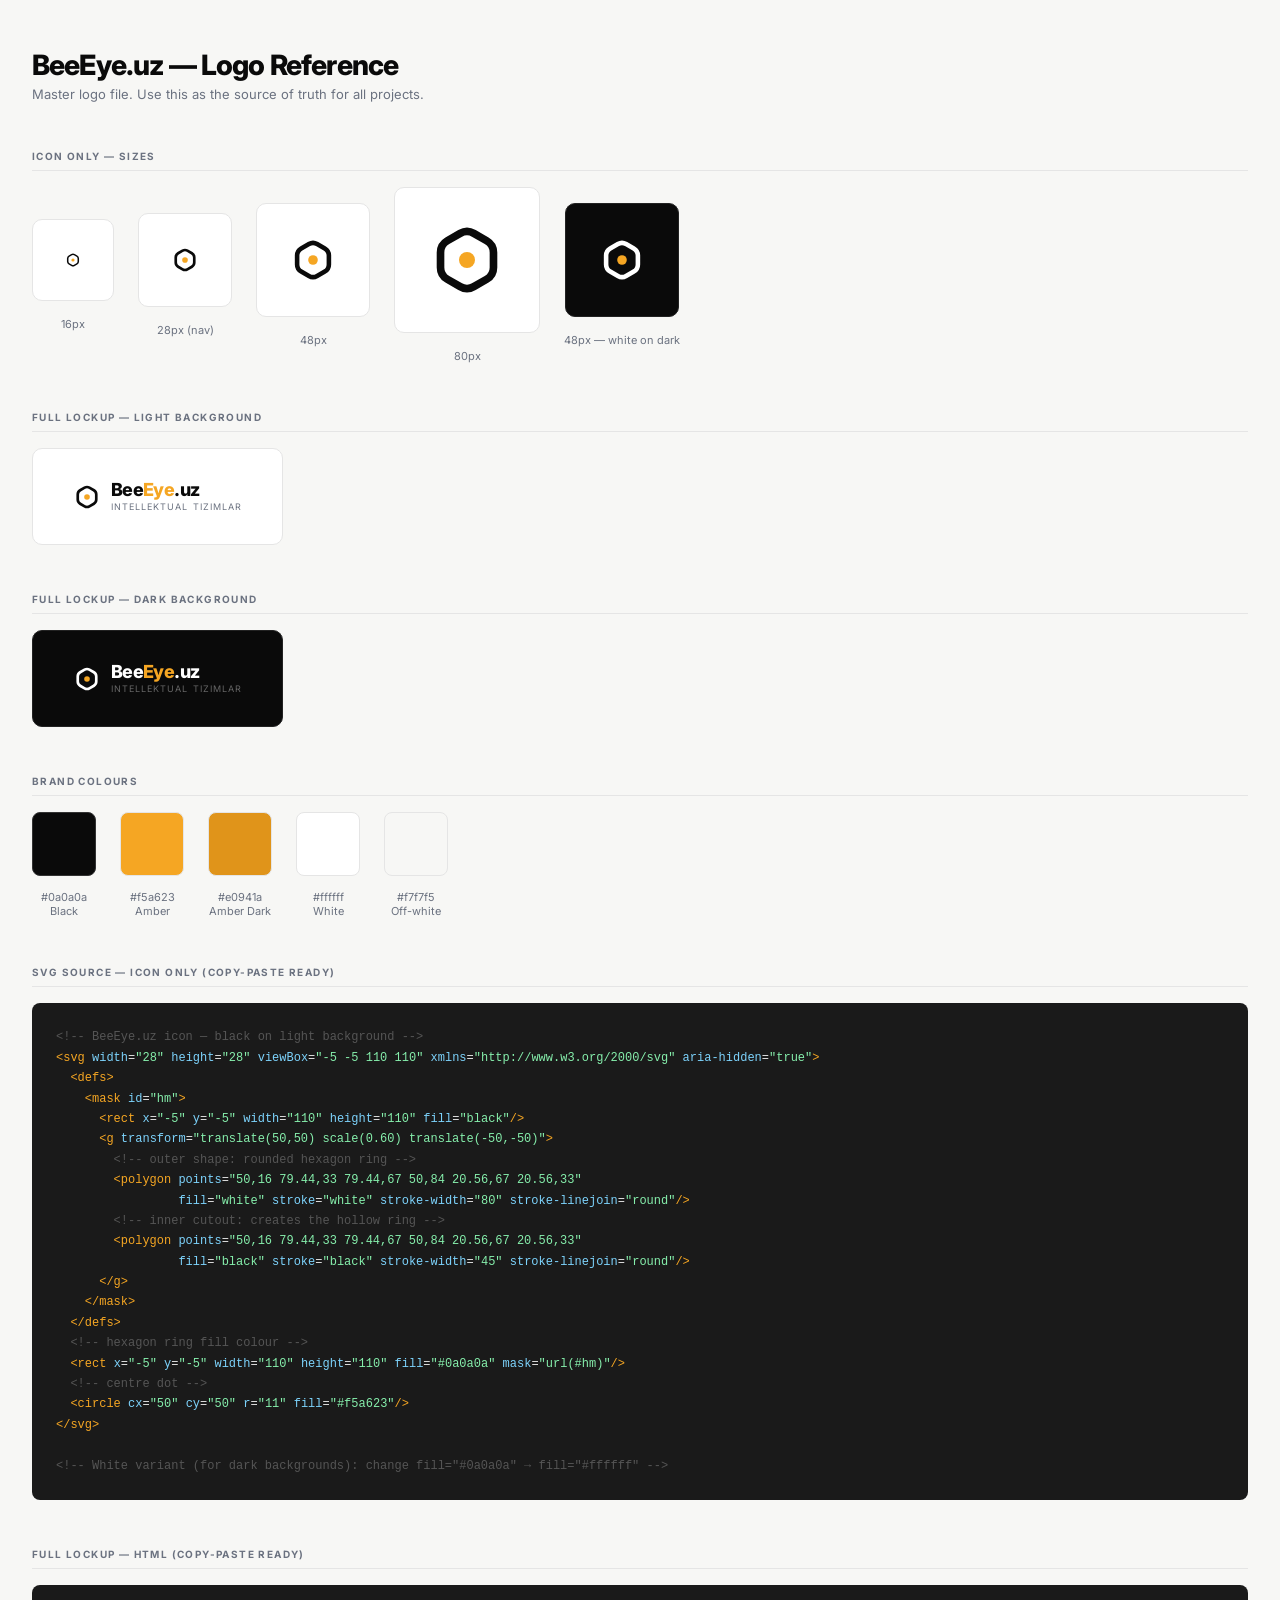
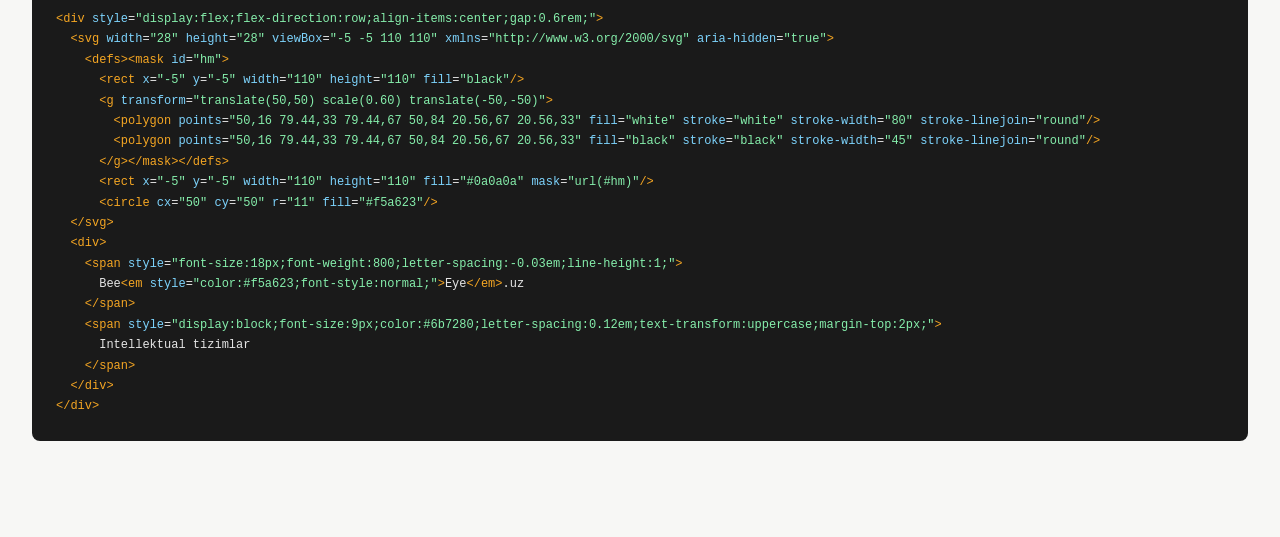
<file: logo.html>
<!DOCTYPE html>
<html lang="en">
<head>
  <meta charset="UTF-8">
  <meta name="viewport" content="width=device-width, initial-scale=1.0">
  <title>BeeEye.uz — Logo Reference</title>
  <link href="https://fonts.googleapis.com/css2?family=Inter:wght@300;400;600;800&family=Montserrat:wght@500;800&display=swap" rel="stylesheet">
  <style>
    *, *::before, *::after { margin: 0; padding: 0; box-sizing: border-box; }
    :root {
      --black: #0a0a0a; --white: #ffffff; --off: #f7f7f5;
      --amber: #f5a623; --muted: #6b7280; --border: #e5e5e5;
    }
    body { font-family: 'Inter', sans-serif; background: var(--off); color: var(--black); padding: 3rem 2rem; }
    h1 { font-size: 28px; font-weight: 800; letter-spacing: -0.03em; margin-bottom: 0.25rem; }
    .subtitle { font-size: 13px; color: var(--muted); margin-bottom: 3rem; }

    .section { margin-bottom: 3rem; }
    .section-label { font-size: 10px; font-weight: 700; letter-spacing: 0.14em; text-transform: uppercase; color: var(--muted); margin-bottom: 1rem; border-bottom: 1px solid var(--border); padding-bottom: 0.5rem; }

    .swatch-row { display: flex; flex-wrap: wrap; gap: 1.5rem; align-items: center; }

    /* Light bg tile */
    .tile { border-radius: 10px; border: 1px solid var(--border); padding: 2rem; display: flex; align-items: center; justify-content: center; background: var(--white); }
    /* Dark bg tile */
    .tile-dark { background: var(--black); border-color: #222; }

    /* Logo lockup — matches nav */
    .logo-lockup { display: flex; flex-direction: row; align-items: center; gap: 0.6rem; text-decoration: none; }
    .logo-name { font-family: 'Inter', sans-serif; font-size: 18px; font-weight: 800; color: var(--black); letter-spacing: -0.03em; line-height: 1; }
    .logo-name em { color: var(--amber); font-style: normal; }
    .logo-tagline { font-family: 'Inter', sans-serif; font-size: 9px; color: var(--muted); letter-spacing: 0.12em; text-transform: uppercase; margin-top: 2px; }
    .logo-name-white { color: var(--white); }
    .logo-tagline-white { color: #666; }

    /* Code block */
    pre { background: #1a1a1a; color: #e5e5e5; padding: 1.5rem; border-radius: 8px; font-size: 12px; line-height: 1.7; overflow-x: auto; white-space: pre; }
    .comment { color: #555; }
    .tag { color: #f5a623; }
    .attr { color: #7dd3fc; }
    .val { color: #86efac; }

    .size-label { font-size: 11px; color: var(--muted); text-align: center; margin-top: 0.5rem; }
    .size-col { display: flex; flex-direction: column; align-items: center; gap: 0.5rem; }
  </style>
</head>
<body>

<h1>BeeEye.uz — Logo Reference</h1>
<p class="subtitle">Master logo file. Use this as the source of truth for all projects.</p>

<!-- ─── Icon only ─────────────────────────────────────────────────────────── -->
<div class="section">
  <div class="section-label">Icon only — sizes</div>
  <div class="swatch-row">

    <div class="size-col">
      <div class="tile">
        <svg width="16" height="16" viewBox="-5 -5 110 110" xmlns="http://www.w3.org/2000/svg">
          <defs><mask id="hm-16"><rect x="-5" y="-5" width="110" height="110" fill="black"/>
            <g transform="translate(50,50) scale(0.60) translate(-50,-50)">
              <polygon points="50,16 79.44,33 79.44,67 50,84 20.56,67 20.56,33" fill="white" stroke="white" stroke-width="80" stroke-linejoin="round"/>
              <polygon points="50,16 79.44,33 79.44,67 50,84 20.56,67 20.56,33" fill="black" stroke="black" stroke-width="45" stroke-linejoin="round"/>
            </g></mask></defs>
          <rect x="-5" y="-5" width="110" height="110" fill="#0a0a0a" mask="url(#hm-16)"/>
          <circle cx="50" cy="50" r="11" fill="#f5a623"/>
        </svg>
      </div>
      <div class="size-label">16px</div>
    </div>

    <div class="size-col">
      <div class="tile">
        <svg width="28" height="28" viewBox="-5 -5 110 110" xmlns="http://www.w3.org/2000/svg">
          <defs><mask id="hm-28"><rect x="-5" y="-5" width="110" height="110" fill="black"/>
            <g transform="translate(50,50) scale(0.60) translate(-50,-50)">
              <polygon points="50,16 79.44,33 79.44,67 50,84 20.56,67 20.56,33" fill="white" stroke="white" stroke-width="80" stroke-linejoin="round"/>
              <polygon points="50,16 79.44,33 79.44,67 50,84 20.56,67 20.56,33" fill="black" stroke="black" stroke-width="45" stroke-linejoin="round"/>
            </g></mask></defs>
          <rect x="-5" y="-5" width="110" height="110" fill="#0a0a0a" mask="url(#hm-28)"/>
          <circle cx="50" cy="50" r="11" fill="#f5a623"/>
        </svg>
      </div>
      <div class="size-label">28px (nav)</div>
    </div>

    <div class="size-col">
      <div class="tile">
        <svg width="48" height="48" viewBox="-5 -5 110 110" xmlns="http://www.w3.org/2000/svg">
          <defs><mask id="hm-48"><rect x="-5" y="-5" width="110" height="110" fill="black"/>
            <g transform="translate(50,50) scale(0.60) translate(-50,-50)">
              <polygon points="50,16 79.44,33 79.44,67 50,84 20.56,67 20.56,33" fill="white" stroke="white" stroke-width="80" stroke-linejoin="round"/>
              <polygon points="50,16 79.44,33 79.44,67 50,84 20.56,67 20.56,33" fill="black" stroke="black" stroke-width="45" stroke-linejoin="round"/>
            </g></mask></defs>
          <rect x="-5" y="-5" width="110" height="110" fill="#0a0a0a" mask="url(#hm-48)"/>
          <circle cx="50" cy="50" r="11" fill="#f5a623"/>
        </svg>
      </div>
      <div class="size-label">48px</div>
    </div>

    <div class="size-col">
      <div class="tile">
        <svg width="80" height="80" viewBox="-5 -5 110 110" xmlns="http://www.w3.org/2000/svg">
          <defs><mask id="hm-80"><rect x="-5" y="-5" width="110" height="110" fill="black"/>
            <g transform="translate(50,50) scale(0.60) translate(-50,-50)">
              <polygon points="50,16 79.44,33 79.44,67 50,84 20.56,67 20.56,33" fill="white" stroke="white" stroke-width="80" stroke-linejoin="round"/>
              <polygon points="50,16 79.44,33 79.44,67 50,84 20.56,67 20.56,33" fill="black" stroke="black" stroke-width="45" stroke-linejoin="round"/>
            </g></mask></defs>
          <rect x="-5" y="-5" width="110" height="110" fill="#0a0a0a" mask="url(#hm-80)"/>
          <circle cx="50" cy="50" r="11" fill="#f5a623"/>
        </svg>
      </div>
      <div class="size-label">80px</div>
    </div>

    <div class="size-col">
      <div class="tile tile-dark">
        <svg width="48" height="48" viewBox="-5 -5 110 110" xmlns="http://www.w3.org/2000/svg">
          <defs><mask id="hm-48w"><rect x="-5" y="-5" width="110" height="110" fill="black"/>
            <g transform="translate(50,50) scale(0.60) translate(-50,-50)">
              <polygon points="50,16 79.44,33 79.44,67 50,84 20.56,67 20.56,33" fill="white" stroke="white" stroke-width="80" stroke-linejoin="round"/>
              <polygon points="50,16 79.44,33 79.44,67 50,84 20.56,67 20.56,33" fill="black" stroke="black" stroke-width="45" stroke-linejoin="round"/>
            </g></mask></defs>
          <rect x="-5" y="-5" width="110" height="110" fill="#ffffff" mask="url(#hm-48w)"/>
          <circle cx="50" cy="50" r="11" fill="#f5a623"/>
        </svg>
      </div>
      <div class="size-label">48px — white on dark</div>
    </div>

  </div>
</div>

<!-- ─── Full logo lockup ──────────────────────────────────────────────────── -->
<div class="section">
  <div class="section-label">Full lockup — light background</div>
  <div class="swatch-row">
    <div class="tile" style="padding: 2rem 2.5rem;">
      <div class="logo-lockup">
        <svg width="28" height="28" viewBox="-5 -5 110 110" xmlns="http://www.w3.org/2000/svg">
          <defs><mask id="hm-lk1"><rect x="-5" y="-5" width="110" height="110" fill="black"/>
            <g transform="translate(50,50) scale(0.60) translate(-50,-50)">
              <polygon points="50,16 79.44,33 79.44,67 50,84 20.56,67 20.56,33" fill="white" stroke="white" stroke-width="80" stroke-linejoin="round"/>
              <polygon points="50,16 79.44,33 79.44,67 50,84 20.56,67 20.56,33" fill="black" stroke="black" stroke-width="45" stroke-linejoin="round"/>
            </g></mask></defs>
          <rect x="-5" y="-5" width="110" height="110" fill="#0a0a0a" mask="url(#hm-lk1)"/>
          <circle cx="50" cy="50" r="11" fill="#f5a623"/>
        </svg>
        <div>
          <div class="logo-name">Bee<em>Eye</em>.uz</div>
          <div class="logo-tagline">Intellektual tizimlar</div>
        </div>
      </div>
    </div>
  </div>
</div>

<div class="section">
  <div class="section-label">Full lockup — dark background</div>
  <div class="swatch-row">
    <div class="tile tile-dark" style="padding: 2rem 2.5rem;">
      <div class="logo-lockup">
        <svg width="28" height="28" viewBox="-5 -5 110 110" xmlns="http://www.w3.org/2000/svg">
          <defs><mask id="hm-lk2"><rect x="-5" y="-5" width="110" height="110" fill="black"/>
            <g transform="translate(50,50) scale(0.60) translate(-50,-50)">
              <polygon points="50,16 79.44,33 79.44,67 50,84 20.56,67 20.56,33" fill="white" stroke="white" stroke-width="80" stroke-linejoin="round"/>
              <polygon points="50,16 79.44,33 79.44,67 50,84 20.56,67 20.56,33" fill="black" stroke="black" stroke-width="45" stroke-linejoin="round"/>
            </g></mask></defs>
          <rect x="-5" y="-5" width="110" height="110" fill="#ffffff" mask="url(#hm-lk2)"/>
          <circle cx="50" cy="50" r="11" fill="#f5a623"/>
        </svg>
        <div>
          <div class="logo-name logo-name-white">Bee<em>Eye</em>.uz</div>
          <div class="logo-tagline logo-tagline-white">Intellektual tizimlar</div>
        </div>
      </div>
    </div>
  </div>
</div>

<!-- ─── Brand colours ─────────────────────────────────────────────────────── -->
<div class="section">
  <div class="section-label">Brand colours</div>
  <div class="swatch-row">
    <div style="display:flex;flex-direction:column;gap:0.4rem;align-items:center;">
      <div style="width:64px;height:64px;border-radius:8px;background:#0a0a0a;border:1px solid #333;"></div>
      <div class="size-label">#0a0a0a<br>Black</div>
    </div>
    <div style="display:flex;flex-direction:column;gap:0.4rem;align-items:center;">
      <div style="width:64px;height:64px;border-radius:8px;background:#f5a623;border:1px solid #e5e5e5;"></div>
      <div class="size-label">#f5a623<br>Amber</div>
    </div>
    <div style="display:flex;flex-direction:column;gap:0.4rem;align-items:center;">
      <div style="width:64px;height:64px;border-radius:8px;background:#e0941a;border:1px solid #e5e5e5;"></div>
      <div class="size-label">#e0941a<br>Amber Dark</div>
    </div>
    <div style="display:flex;flex-direction:column;gap:0.4rem;align-items:center;">
      <div style="width:64px;height:64px;border-radius:8px;background:#ffffff;border:1px solid #e5e5e5;"></div>
      <div class="size-label">#ffffff<br>White</div>
    </div>
    <div style="display:flex;flex-direction:column;gap:0.4rem;align-items:center;">
      <div style="width:64px;height:64px;border-radius:8px;background:#f7f7f5;border:1px solid #e5e5e5;"></div>
      <div class="size-label">#f7f7f5<br>Off-white</div>
    </div>
  </div>
</div>

<!-- ─── SVG source code ───────────────────────────────────────────────────── -->
<div class="section">
  <div class="section-label">SVG source — icon only (copy-paste ready)</div>
  <pre><span class="comment">&lt;!-- BeeEye.uz icon — black on light background --&gt;</span>
<span class="tag">&lt;svg</span> <span class="attr">width</span>=<span class="val">"28"</span> <span class="attr">height</span>=<span class="val">"28"</span> <span class="attr">viewBox</span>=<span class="val">"-5 -5 110 110"</span> <span class="attr">xmlns</span>=<span class="val">"http://www.w3.org/2000/svg"</span> <span class="attr">aria-hidden</span>=<span class="val">"true"</span><span class="tag">&gt;</span>
  <span class="tag">&lt;defs&gt;</span>
    <span class="tag">&lt;mask</span> <span class="attr">id</span>=<span class="val">"hm"</span><span class="tag">&gt;</span>
      <span class="tag">&lt;rect</span> <span class="attr">x</span>=<span class="val">"-5"</span> <span class="attr">y</span>=<span class="val">"-5"</span> <span class="attr">width</span>=<span class="val">"110"</span> <span class="attr">height</span>=<span class="val">"110"</span> <span class="attr">fill</span>=<span class="val">"black"</span><span class="tag">/&gt;</span>
      <span class="tag">&lt;g</span> <span class="attr">transform</span>=<span class="val">"translate(50,50) scale(0.60) translate(-50,-50)"</span><span class="tag">&gt;</span>
        <span class="comment">&lt;!-- outer shape: rounded hexagon ring --&gt;</span>
        <span class="tag">&lt;polygon</span> <span class="attr">points</span>=<span class="val">"50,16 79.44,33 79.44,67 50,84 20.56,67 20.56,33"</span>
                 <span class="attr">fill</span>=<span class="val">"white"</span> <span class="attr">stroke</span>=<span class="val">"white"</span> <span class="attr">stroke-width</span>=<span class="val">"80"</span> <span class="attr">stroke-linejoin</span>=<span class="val">"round"</span><span class="tag">/&gt;</span>
        <span class="comment">&lt;!-- inner cutout: creates the hollow ring --&gt;</span>
        <span class="tag">&lt;polygon</span> <span class="attr">points</span>=<span class="val">"50,16 79.44,33 79.44,67 50,84 20.56,67 20.56,33"</span>
                 <span class="attr">fill</span>=<span class="val">"black"</span> <span class="attr">stroke</span>=<span class="val">"black"</span> <span class="attr">stroke-width</span>=<span class="val">"45"</span> <span class="attr">stroke-linejoin</span>=<span class="val">"round"</span><span class="tag">/&gt;</span>
      <span class="tag">&lt;/g&gt;</span>
    <span class="tag">&lt;/mask&gt;</span>
  <span class="tag">&lt;/defs&gt;</span>
  <span class="comment">&lt;!-- hexagon ring fill colour --&gt;</span>
  <span class="tag">&lt;rect</span> <span class="attr">x</span>=<span class="val">"-5"</span> <span class="attr">y</span>=<span class="val">"-5"</span> <span class="attr">width</span>=<span class="val">"110"</span> <span class="attr">height</span>=<span class="val">"110"</span> <span class="attr">fill</span>=<span class="val">"#0a0a0a"</span> <span class="attr">mask</span>=<span class="val">"url(#hm)"</span><span class="tag">/&gt;</span>
  <span class="comment">&lt;!-- centre dot --&gt;</span>
  <span class="tag">&lt;circle</span> <span class="attr">cx</span>=<span class="val">"50"</span> <span class="attr">cy</span>=<span class="val">"50"</span> <span class="attr">r</span>=<span class="val">"11"</span> <span class="attr">fill</span>=<span class="val">"#f5a623"</span><span class="tag">/&gt;</span>
<span class="tag">&lt;/svg&gt;</span>

<span class="comment">&lt;!-- White variant (for dark backgrounds): change fill="#0a0a0a" → fill="#ffffff" --&gt;</span></pre>
</div>

<div class="section">
  <div class="section-label">Full lockup — HTML (copy-paste ready)</div>
  <pre><span class="tag">&lt;div</span> <span class="attr">style</span>=<span class="val">"display:flex;flex-direction:row;align-items:center;gap:0.6rem;"</span><span class="tag">&gt;</span>
  <span class="tag">&lt;svg</span> <span class="attr">width</span>=<span class="val">"28"</span> <span class="attr">height</span>=<span class="val">"28"</span> <span class="attr">viewBox</span>=<span class="val">"-5 -5 110 110"</span> <span class="attr">xmlns</span>=<span class="val">"http://www.w3.org/2000/svg"</span> <span class="attr">aria-hidden</span>=<span class="val">"true"</span><span class="tag">&gt;</span>
    <span class="tag">&lt;defs&gt;&lt;mask</span> <span class="attr">id</span>=<span class="val">"hm"</span><span class="tag">&gt;</span>
      <span class="tag">&lt;rect</span> <span class="attr">x</span>=<span class="val">"-5"</span> <span class="attr">y</span>=<span class="val">"-5"</span> <span class="attr">width</span>=<span class="val">"110"</span> <span class="attr">height</span>=<span class="val">"110"</span> <span class="attr">fill</span>=<span class="val">"black"</span><span class="tag">/&gt;</span>
      <span class="tag">&lt;g</span> <span class="attr">transform</span>=<span class="val">"translate(50,50) scale(0.60) translate(-50,-50)"</span><span class="tag">&gt;</span>
        <span class="tag">&lt;polygon</span> <span class="attr">points</span>=<span class="val">"50,16 79.44,33 79.44,67 50,84 20.56,67 20.56,33"</span> <span class="attr">fill</span>=<span class="val">"white"</span> <span class="attr">stroke</span>=<span class="val">"white"</span> <span class="attr">stroke-width</span>=<span class="val">"80"</span> <span class="attr">stroke-linejoin</span>=<span class="val">"round"</span><span class="tag">/&gt;</span>
        <span class="tag">&lt;polygon</span> <span class="attr">points</span>=<span class="val">"50,16 79.44,33 79.44,67 50,84 20.56,67 20.56,33"</span> <span class="attr">fill</span>=<span class="val">"black"</span> <span class="attr">stroke</span>=<span class="val">"black"</span> <span class="attr">stroke-width</span>=<span class="val">"45"</span> <span class="attr">stroke-linejoin</span>=<span class="val">"round"</span><span class="tag">/&gt;</span>
      <span class="tag">&lt;/g&gt;&lt;/mask&gt;&lt;/defs&gt;</span>
      <span class="tag">&lt;rect</span> <span class="attr">x</span>=<span class="val">"-5"</span> <span class="attr">y</span>=<span class="val">"-5"</span> <span class="attr">width</span>=<span class="val">"110"</span> <span class="attr">height</span>=<span class="val">"110"</span> <span class="attr">fill</span>=<span class="val">"#0a0a0a"</span> <span class="attr">mask</span>=<span class="val">"url(#hm)"</span><span class="tag">/&gt;</span>
      <span class="tag">&lt;circle</span> <span class="attr">cx</span>=<span class="val">"50"</span> <span class="attr">cy</span>=<span class="val">"50"</span> <span class="attr">r</span>=<span class="val">"11"</span> <span class="attr">fill</span>=<span class="val">"#f5a623"</span><span class="tag">/&gt;</span>
  <span class="tag">&lt;/svg&gt;</span>
  <span class="tag">&lt;div&gt;</span>
    <span class="tag">&lt;span</span> <span class="attr">style</span>=<span class="val">"font-size:18px;font-weight:800;letter-spacing:-0.03em;line-height:1;"</span><span class="tag">&gt;</span>
      Bee<span class="tag">&lt;em</span> <span class="attr">style</span>=<span class="val">"color:#f5a623;font-style:normal;"</span><span class="tag">&gt;</span>Eye<span class="tag">&lt;/em&gt;</span>.uz
    <span class="tag">&lt;/span&gt;</span>
    <span class="tag">&lt;span</span> <span class="attr">style</span>=<span class="val">"display:block;font-size:9px;color:#6b7280;letter-spacing:0.12em;text-transform:uppercase;margin-top:2px;"</span><span class="tag">&gt;</span>
      Intellektual tizimlar
    <span class="tag">&lt;/span&gt;</span>
  <span class="tag">&lt;/div&gt;</span>
<span class="tag">&lt;/div&gt;</span></pre>
</div>

</body>
</html>
</file>
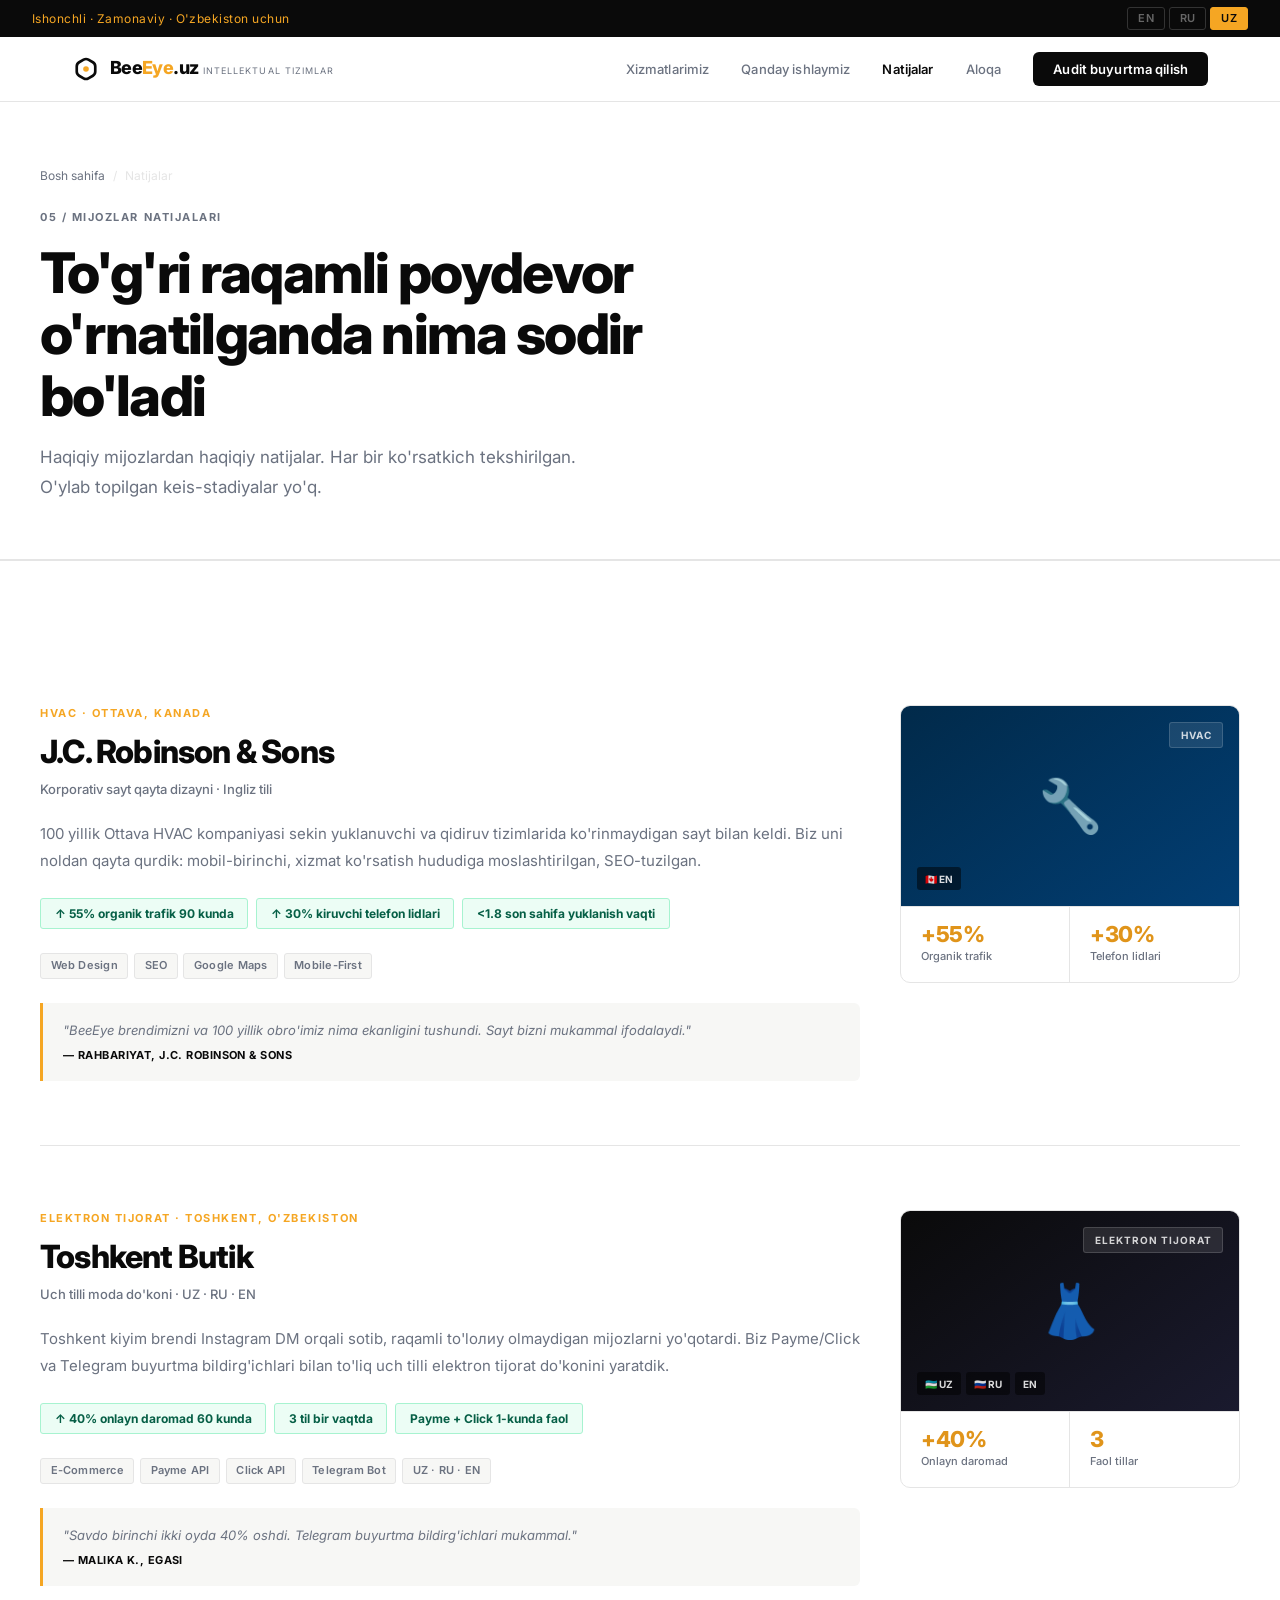
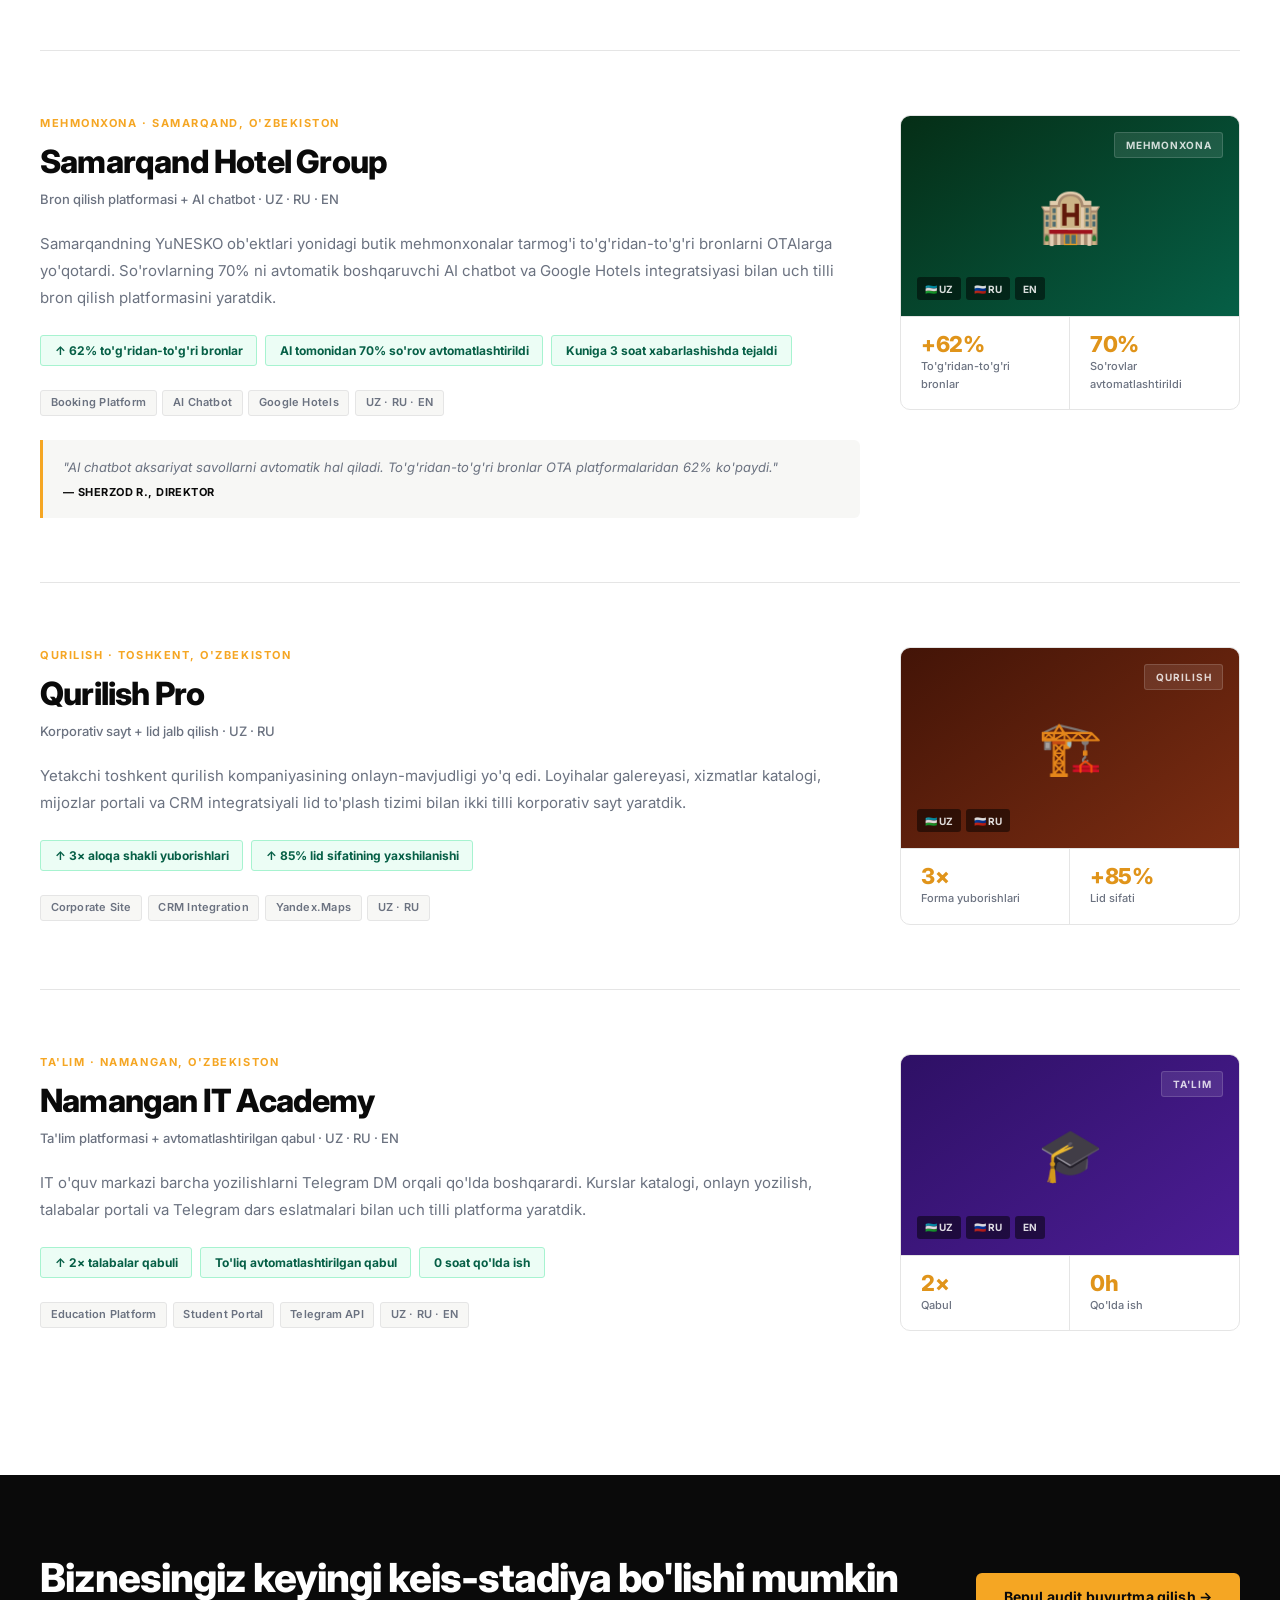
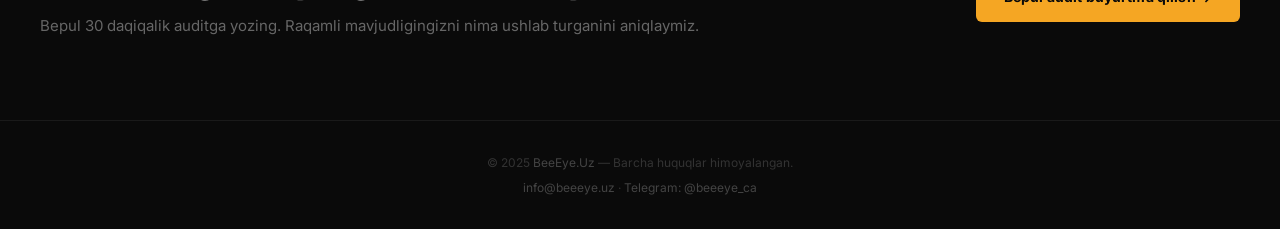
<file: portfolio.html>
﻿<!DOCTYPE html>
<html lang="en">
<head>
  <meta charset="UTF-8">
  <meta name="viewport" content="width=device-width, initial-scale=1.0">
  <title>Client Results & Case Studies — Web Design Uzbekistan | BeeEye.Uz</title>
  <meta name="description" content="Real results: +55% organic traffic for Ottawa HVAC firm, +40% revenue for Tashkent e-commerce store, +62% direct bookings for Samarkand hotel. Verified case studies from BeeEye.Uz clients.">
  <meta name="robots" content="index, follow, max-snippet:-1, max-image-preview:large, max-video-preview:-1">
  <meta name="author" content="BeeEye.Uz">
  <meta name="keywords" content="web design results Uzbekistan, website case studies, BeeEye portfolio, e-commerce Uzbekistan results, SEO Tashkent results, digital agency Uzbekistan portfolio">
  <meta name="geo.region" content="UZ">
  <meta name="geo.placename" content="Tashkent, Uzbekistan">
  <meta name="theme-color" content="#f5a623">
  <link rel="canonical" href="https://beeeye.uz/portfolio.html">
  <meta property="og:type" content="website">
  <meta property="og:url" content="https://beeeye.uz/portfolio.html">
  <meta property="og:site_name" content="BeeEye.Uz">
  <meta property="og:title" content="Client Results & Case Studies — Web Design Uzbekistan | BeeEye.Uz">
  <meta property="og:description" content="Real results from BeeEye.Uz: +55% organic traffic, +40% e-commerce revenue, +62% direct hotel bookings. Verified case studies from Uzbekistan businesses.">
  <meta property="og:image" content="https://beeeye.uz/assets/images/og-results.jpg">
  <meta property="og:locale" content="en_US">
  <meta property="og:locale:alternate" content="uz_UZ">
  <meta property="og:locale:alternate" content="ru_RU">
  <meta name="twitter:card" content="summary_large_image">
  <meta name="twitter:title" content="Client Results & Case Studies — BeeEye.Uz Uzbekistan">
  <meta name="twitter:description" content="+55% organic traffic, +40% e-commerce revenue, +62% hotel bookings. Real results from BeeEye.Uz web design clients.">
  <meta name="twitter:image" content="https://beeeye.uz/assets/images/og-results.jpg">
  <script type="application/ld+json">
  {
    "@context": "https://schema.org",
    "@graph": [
      {
        "@type": "WebPage",
        "@id": "https://beeeye.uz/portfolio.html#webpage",
        "url": "https://beeeye.uz/portfolio.html",
        "name": "Client Results & Case Studies — Web Design Uzbekistan | BeeEye.Uz",
        "isPartOf": {"@id": "https://beeeye.uz/#website"},
        "about": {"@id": "https://beeeye.uz/#organization"},
        "inLanguage": ["en", "uz", "ru"],
        "breadcrumb": {
          "@type": "BreadcrumbList",
          "itemListElement": [
            {"@type": "ListItem", "position": 1, "name": "Home", "item": "https://beeeye.uz/"},
            {"@type": "ListItem", "position": 2, "name": "Results", "item": "https://beeeye.uz/portfolio.html"}
          ]
        }
      },
      {
        "@type": "ItemList",
        "name": "BeeEye.Uz Client Case Studies",
        "description": "Real results from BeeEye.Uz web design and digital agency projects for Uzbekistan and international businesses.",
        "itemListElement": [
          {
            "@type": "ListItem",
            "position": 1,
            "item": {
              "@type": "Article",
              "headline": "J.C. Robinson & Sons — HVAC Website Redesign, Ottawa Canada",
              "description": "Complete mobile-first website redesign with SEO optimization for a 100-year-old Ottawa HVAC company. Result: +55% organic traffic in 90 days, +30% inbound phone leads, under 1.8s page load time.",
              "author": {"@id": "https://beeeye.uz/#organization"},
              "about": {"@type": "LocalBusiness", "name": "J.C. Robinson & Sons", "description": "HVAC company in Ottawa, Canada"}
            }
          },
          {
            "@type": "ListItem",
            "position": 2,
            "item": {
              "@type": "Article",
              "headline": "Toshkent Boutique — Trilingual E-Commerce Store, Tashkent",
              "description": "Trilingual fashion e-commerce store with Payme and Click payment integration. Result: +40% online revenue in 60 days, 3 languages live simultaneously.",
              "author": {"@id": "https://beeeye.uz/#organization"},
              "about": {"@type": "LocalBusiness", "name": "Toshkent Boutique", "description": "Fashion e-commerce store in Tashkent, Uzbekistan"}
            }
          },
          {
            "@type": "ListItem",
            "position": 3,
            "item": {
              "@type": "Article",
              "headline": "Samarkand Hotel Group — Booking Platform with AI Chatbot",
              "description": "Trilingual hotel booking platform with AI chatbot and Google Hotels integration. Result: +62% direct bookings vs OTA, 70% inquiries automated, 3 hours/day saved.",
              "author": {"@id": "https://beeeye.uz/#organization"},
              "about": {"@type": "LocalBusiness", "name": "Samarkand Hotel Group", "description": "Boutique hotel chain near Samarkand UNESCO sites, Uzbekistan"}
            }
          },
          {
            "@type": "ListItem",
            "position": 4,
            "item": {
              "@type": "Article",
              "headline": "Qurilish Pro — Construction Corporate Website & Lead Generation, Tashkent",
              "description": "Bilingual corporate website with lead generation and CRM integration for Tashkent construction company. Result: 3x contact form submissions, +85% lead quality improvement.",
              "author": {"@id": "https://beeeye.uz/#organization"},
              "about": {"@type": "LocalBusiness", "name": "Qurilish Pro", "description": "Construction company in Tashkent, Uzbekistan"}
            }
          },
          {
            "@type": "ListItem",
            "position": 5,
            "item": {
              "@type": "Article",
              "headline": "Namangan IT Academy — Education Platform with Automated Enrollment",
              "description": "Trilingual education platform with automated enrollment, student portal, and Telegram notifications. Result: 2x student enrollments, fully automated admissions, zero manual enrollment hours.",
              "author": {"@id": "https://beeeye.uz/#organization"},
              "about": {"@type": "EducationalOrganization", "name": "Namangan IT Academy", "description": "IT training center in Namangan, Uzbekistan"}
            }
          }
        ]
      }
    ]
  }
  </script>
  <link rel="preconnect" href="https://fonts.googleapis.com">
  <link rel="preconnect" href="https://fonts.gstatic.com" crossorigin>
  <link href="https://fonts.googleapis.com/css2?family=Inter:wght@300;400;500;600;700;800;900&display=swap" rel="stylesheet">
  <link rel="stylesheet" href="assets/css/site.css">
</head>
<body>

<div class="lang-bar">
  <span class="lang-bar-left"><span data-i18n="lang_tagline">Ishonchli · Zamonaviy · O'zbekiston uchun</span></span>
  <div class="lang-switcher">
    <button class="lang-btn active" onclick="setLang('en')" id="btn-en">EN</button>
    <button class="lang-btn" onclick="setLang('ru')" id="btn-ru">RU</button>
    <button class="lang-btn" onclick="setLang('uz')" id="btn-uz">UZ</button>
  </div>
</div>

<nav>
  <div class="nav-inner">
    <a href="index.html" class="nav-logo" style="flex-direction:row;align-items:center;gap:0.6rem;">
      <svg width="28" height="28" viewBox="-5 -5 110 110" xmlns="http://www.w3.org/2000/svg" aria-hidden="true">
        <defs>
          <mask id="hm">
            <rect x="-5" y="-5" width="110" height="110" fill="black"/>
            <g transform="translate(50,50) scale(0.60) translate(-50,-50)">
              <polygon points="50,16 79.44,33 79.44,67 50,84 20.56,67 20.56,33" fill="white" stroke="white" stroke-width="80" stroke-linejoin="round"/>
              <polygon points="50,16 79.44,33 79.44,67 50,84 20.56,67 20.56,33" fill="black" stroke="black" stroke-width="45" stroke-linejoin="round"/>
            </g>
          </mask>
        </defs>
        <rect x="-5" y="-5" width="110" height="110" fill="#0a0a0a" mask="url(#hm)"/>
        <circle cx="50" cy="50" r="11" fill="#f5a623"/>
      </svg>
      <div>
        <span class="nav-logo-name">Bee<em>Eye</em>.uz</span>
        <span class="nav-logo-tagline" data-i18n="nav_tagline">Intelligent Systems</span>
      </div>
    </a>
    <ul class="nav-links">
      <li><a href="services.html" data-i18n="nav_services">Our Services</a></li>
      <li><a href="index.html#how" data-i18n="nav_how">How We Work</a></li>
      <li><a href="portfolio.html" class="active" data-i18n="nav_portfolio">Results</a></li>
      <li><a href="contact.html" data-i18n="nav_contact_lnk">Contact</a></li>
      <li><a href="contact.html" class="btn-nav" data-i18n="nav_cta">Book an Audit</a></li>
    </ul>
    <button class="hamburger" onclick="toggleMobile()"><span></span><span></span><span></span></button>
  </div>
</nav>
<div class="mobile-nav" id="mobile-nav">
  <a href="services.html" onclick="toggleMobile()" data-i18n="nav_services">Our Services</a>
  <a href="index.html#how" onclick="toggleMobile()" data-i18n="nav_how">How We Work</a>
  <a href="portfolio.html" data-i18n="nav_portfolio">Results</a>
  <a href="contact.html" data-i18n="nav_contact_lnk">Contact</a>
  <a href="contact.html" class="btn-nav" data-i18n="nav_cta">Book an Audit</a>
</div>

<div class="page-header">
  <div class="page-header-inner">
    <div class="breadcrumb">
      <a href="index.html" data-i18n="nav_home">Home</a>
      <span>/</span>
      <span data-i18n="page_bc">Results</span>
    </div>
    <div class="page-eyebrow" data-i18n="page_eyebrow">05 / Client Results</div>
    <h1 data-i18n="page_h1">What happens when the right digital foundation is in place</h1>
    <p data-i18n="page_sub">Real results from real clients. Every metric is verified. No manufactured case studies.</p>
  </div>
</div>

<div class="divider"></div>

<section class="section">
  <div class="section-inner">
    <div class="case-list">

      <!-- Case 1 -->
      <div class="case-item">
        <div>
          <div class="case-label" data-i18n="c1_label">HVAC · Ottawa, Canada</div>
          <div class="case-title">J.C. Robinson & Sons</div>
          <div class="case-subtitle" data-i18n="c1_sub">Corporate website redesign · English</div>
          <p class="case-desc" data-i18n="c1_desc">A 100-year-old Ottawa HVAC company came to us with an outdated site that loaded slowly and ranked nowhere. We rebuilt it from scratch: mobile-first, service-area targeted, SEO-structured, and built to capture emergency heating and cooling inquiries 24/7.</p>
          <div class="case-results">
            <span class="result-pill" data-i18n="c1_r1">↑ 55% organic traffic in 90 days</span>
            <span class="result-pill" data-i18n="c1_r2">↑ 30% inbound phone leads</span>
            <span class="result-pill" data-i18n="c1_r3">&lt;1.8s page load time</span>
          </div>
          <div class="tag-list">
            <span class="tag">Web Design</span><span class="tag">SEO</span><span class="tag">Google Maps</span><span class="tag">Mobile-First</span>
          </div>
          <div class="testimonial-mini">
            <p data-i18n="c1_quote">"BeeEye understood our brand and what 100 years of reputation means. The site perfectly represents who we are — and the results speak for themselves."</p>
            <div class="testimonial-mini-author" data-i18n="c1_author">— Management, J.C. Robinson & Sons</div>
          </div>
        </div>
        <div class="case-visual">
          <div class="case-thumb ct-1">
            <span class="case-emoji">🔧</span>
            <span class="case-badge" data-i18n="badge_hvac">HVAC</span>
            <div class="case-lang-chips"><span class="lang-chip">🇨🇦 EN</span></div>
          </div>
          <div class="case-stats-row">
            <div class="case-stat"><div class="case-stat-n">+55%</div><div class="case-stat-l" data-i18n="stat_traffic">Organic traffic</div></div>
            <div class="case-stat"><div class="case-stat-n">+30%</div><div class="case-stat-l" data-i18n="stat_leads">Phone leads</div></div>
          </div>
        </div>
      </div>

      <!-- Case 2 -->
      <div class="case-item">
        <div>
          <div class="case-label" data-i18n="c2_label">E-Commerce · Tashkent, Uzbekistan</div>
          <div class="case-title" data-i18n="c2_title">Toshkent Boutique</div>
          <div class="case-subtitle" data-i18n="c2_sub">Trilingual fashion store · UZ · RU · EN</div>
          <p class="case-desc" data-i18n="c2_desc">A Tashkent clothing brand was selling through Instagram DMs and losing potential customers who couldn't pay digitally. We built a full trilingual e-commerce store with Payme and Click integration, a Telegram bot for order notifications, and a mobile-first product catalogue.</p>
          <div class="case-results">
            <span class="result-pill" data-i18n="c2_r1">↑ 40% online revenue in 60 days</span>
            <span class="result-pill" data-i18n="c2_r2">3 languages simultaneously</span>
            <span class="result-pill" data-i18n="c2_r3">Payme + Click live on day 1</span>
          </div>
          <div class="tag-list">
            <span class="tag">E-Commerce</span><span class="tag">Payme API</span><span class="tag">Click API</span><span class="tag">Telegram Bot</span><span class="tag">UZ · RU · EN</span>
          </div>
          <div class="testimonial-mini">
            <p data-i18n="c2_quote">"Our customers can now shop in Uzbek, Russian, or English. Sales went up 40% in the first two months. The Telegram notifications for orders are perfect."</p>
            <div class="testimonial-mini-author" data-i18n="c2_author">— Malika K., Owner</div>
          </div>
        </div>
        <div class="case-visual">
          <div class="case-thumb ct-2">
            <span class="case-emoji">👗</span>
            <span class="case-badge" data-i18n="badge_ecom">E-COMMERCE</span>
            <div class="case-lang-chips">
              <span class="lang-chip">🇺🇿 UZ</span><span class="lang-chip">🇷🇺 RU</span><span class="lang-chip">EN</span>
            </div>
          </div>
          <div class="case-stats-row">
            <div class="case-stat"><div class="case-stat-n">+40%</div><div class="case-stat-l" data-i18n="stat_revenue">Online revenue</div></div>
            <div class="case-stat"><div class="case-stat-n">3</div><div class="case-stat-l" data-i18n="stat_langs">Languages live</div></div>
          </div>
        </div>
      </div>

      <!-- Case 3 -->
      <div class="case-item">
        <div>
          <div class="case-label" data-i18n="c3_label">Hospitality · Samarkand, Uzbekistan</div>
          <div class="case-title" data-i18n="c3_title">Samarkand Hotel Group</div>
          <div class="case-subtitle" data-i18n="c3_sub">Booking platform + AI chatbot · UZ · RU · EN</div>
          <p class="case-desc" data-i18n="c3_desc">A boutique hotel chain near Samarkand's UNESCO sites was losing direct bookings to OTAs. We built a trilingual booking platform with real-time availability, a multilingual AI chatbot that answers 70% of guest inquiries automatically, and Google Hotels integration.</p>
          <div class="case-results">
            <span class="result-pill" data-i18n="c3_r1">↑ 62% direct bookings (vs OTA)</span>
            <span class="result-pill" data-i18n="c3_r2">70% inquiries automated by AI</span>
            <span class="result-pill" data-i18n="c3_r3">3 hours/day saved on messaging</span>
          </div>
          <div class="tag-list">
            <span class="tag">Booking Platform</span><span class="tag">AI Chatbot</span><span class="tag">Google Hotels</span><span class="tag">UZ · RU · EN</span>
          </div>
          <div class="testimonial-mini">
            <p data-i18n="c3_quote">"The AI chatbot handles most questions automatically. Our team now focuses on guests, not repetitive messages. Direct bookings are up 62% versus OTA platforms."</p>
            <div class="testimonial-mini-author" data-i18n="c3_author">— Sherzod R., Director</div>
          </div>
        </div>
        <div class="case-visual">
          <div class="case-thumb ct-3">
            <span class="case-emoji">🏨</span>
            <span class="case-badge" data-i18n="badge_hotel">HOTEL</span>
            <div class="case-lang-chips">
              <span class="lang-chip">🇺🇿 UZ</span><span class="lang-chip">🇷🇺 RU</span><span class="lang-chip">EN</span>
            </div>
          </div>
          <div class="case-stats-row">
            <div class="case-stat"><div class="case-stat-n">+62%</div><div class="case-stat-l" data-i18n="stat_bookings">Direct bookings</div></div>
            <div class="case-stat"><div class="case-stat-n">70%</div><div class="case-stat-l" data-i18n="stat_automated">Inquiries automated</div></div>
          </div>
        </div>
      </div>

      <!-- Case 4 -->
      <div class="case-item">
        <div>
          <div class="case-label" data-i18n="c4_label">Construction · Tashkent, Uzbekistan</div>
          <div class="case-title" data-i18n="c4_title">Qurilish Pro</div>
          <div class="case-subtitle" data-i18n="c4_sub">Corporate website + lead generation · UZ · RU</div>
          <p class="case-desc" data-i18n="c4_desc">A leading Tashkent construction company had zero online presence. We built a bilingual corporate site with project gallery, service catalogue, client portal for project updates, and a lead capture system integrated with their CRM.</p>
          <div class="case-results">
            <span class="result-pill" data-i18n="c4_r1">↑ 3× contact form submissions</span>
            <span class="result-pill" data-i18n="c4_r2">↑ 85% improvement in lead quality</span>
          </div>
          <div class="tag-list">
            <span class="tag">Corporate Site</span><span class="tag">CRM Integration</span><span class="tag">Yandex.Maps</span><span class="tag">UZ · RU</span>
          </div>
        </div>
        <div class="case-visual">
          <div class="case-thumb ct-4">
            <span class="case-emoji">🏗️</span>
            <span class="case-badge" data-i18n="badge_construction">CONSTRUCTION</span>
            <div class="case-lang-chips">
              <span class="lang-chip">🇺🇿 UZ</span><span class="lang-chip">🇷🇺 RU</span>
            </div>
          </div>
          <div class="case-stats-row">
            <div class="case-stat"><div class="case-stat-n">3×</div><div class="case-stat-l" data-i18n="stat_forms">Form submissions</div></div>
            <div class="case-stat"><div class="case-stat-n">+85%</div><div class="case-stat-l" data-i18n="stat_quality">Lead quality</div></div>
          </div>
        </div>
      </div>

      <!-- Case 5 -->
      <div class="case-item">
        <div>
          <div class="case-label" data-i18n="c5_label">Education · Namangan, Uzbekistan</div>
          <div class="case-title" data-i18n="c5_title">Namangan IT Academy</div>
          <div class="case-subtitle" data-i18n="c5_sub">Education platform + automated enrollment · UZ · RU · EN</div>
          <p class="case-desc" data-i18n="c5_desc">An IT training centre was managing all enrollments manually via Telegram DMs. We built a trilingual education platform with course catalogue, online enrollment, student portal, automated payment processing, and Telegram notifications for class reminders.</p>
          <div class="case-results">
            <span class="result-pill" data-i18n="c5_r1">↑ 2× student enrollments</span>
            <span class="result-pill" data-i18n="c5_r2">Fully automated admissions</span>
            <span class="result-pill" data-i18n="c5_r3">0 manual enrollment hours</span>
          </div>
          <div class="tag-list">
            <span class="tag">Education Platform</span><span class="tag">Student Portal</span><span class="tag">Telegram API</span><span class="tag">UZ · RU · EN</span>
          </div>
        </div>
        <div class="case-visual">
          <div class="case-thumb ct-5">
            <span class="case-emoji">🎓</span>
            <span class="case-badge" data-i18n="badge_education">EDUCATION</span>
            <div class="case-lang-chips">
              <span class="lang-chip">🇺🇿 UZ</span><span class="lang-chip">🇷🇺 RU</span><span class="lang-chip">EN</span>
            </div>
          </div>
          <div class="case-stats-row">
            <div class="case-stat"><div class="case-stat-n">2×</div><div class="case-stat-l" data-i18n="stat_enrollments">Enrollments</div></div>
            <div class="case-stat"><div class="case-stat-n">0h</div><div class="case-stat-l" data-i18n="stat_manual">Manual work</div></div>
          </div>
        </div>
      </div>

    </div>
  </div>
</section>

<!-- CTA -->
<div class="cta-band">
  <div class="cta-band-inner">
    <div>
      <h2 data-i18n="cta_h">Your business could be the next case study</h2>
      <p data-i18n="cta_p">Book a free 30-minute audit. We'll identify exactly what's holding your digital presence back — and what to do about it.</p>
    </div>
    <a href="contact.html" class="btn-amber" data-i18n="cta_btn">Book Free Audit →</a>
  </div>
</div>

<footer>
  <div class="footer-bottom">
    <p>&copy; 2025 <a href="index.html">BeeEye.Uz</a> — <span data-i18n="footer_rights">All rights reserved.</span></p>
    <p><a href="mailto:info@beeeye.uz">info@beeeye.uz</a> · <a href="https://t.me/beeeye_ca">Telegram: @beeeye_ca</a></p>
  </div>
</footer>

<script src="assets/js/t-shared.js"></script>
<script src="assets/js/t-portfolio.js"></script>
<script src="assets/js/common.js"></script>
</body>
</html>
</file>
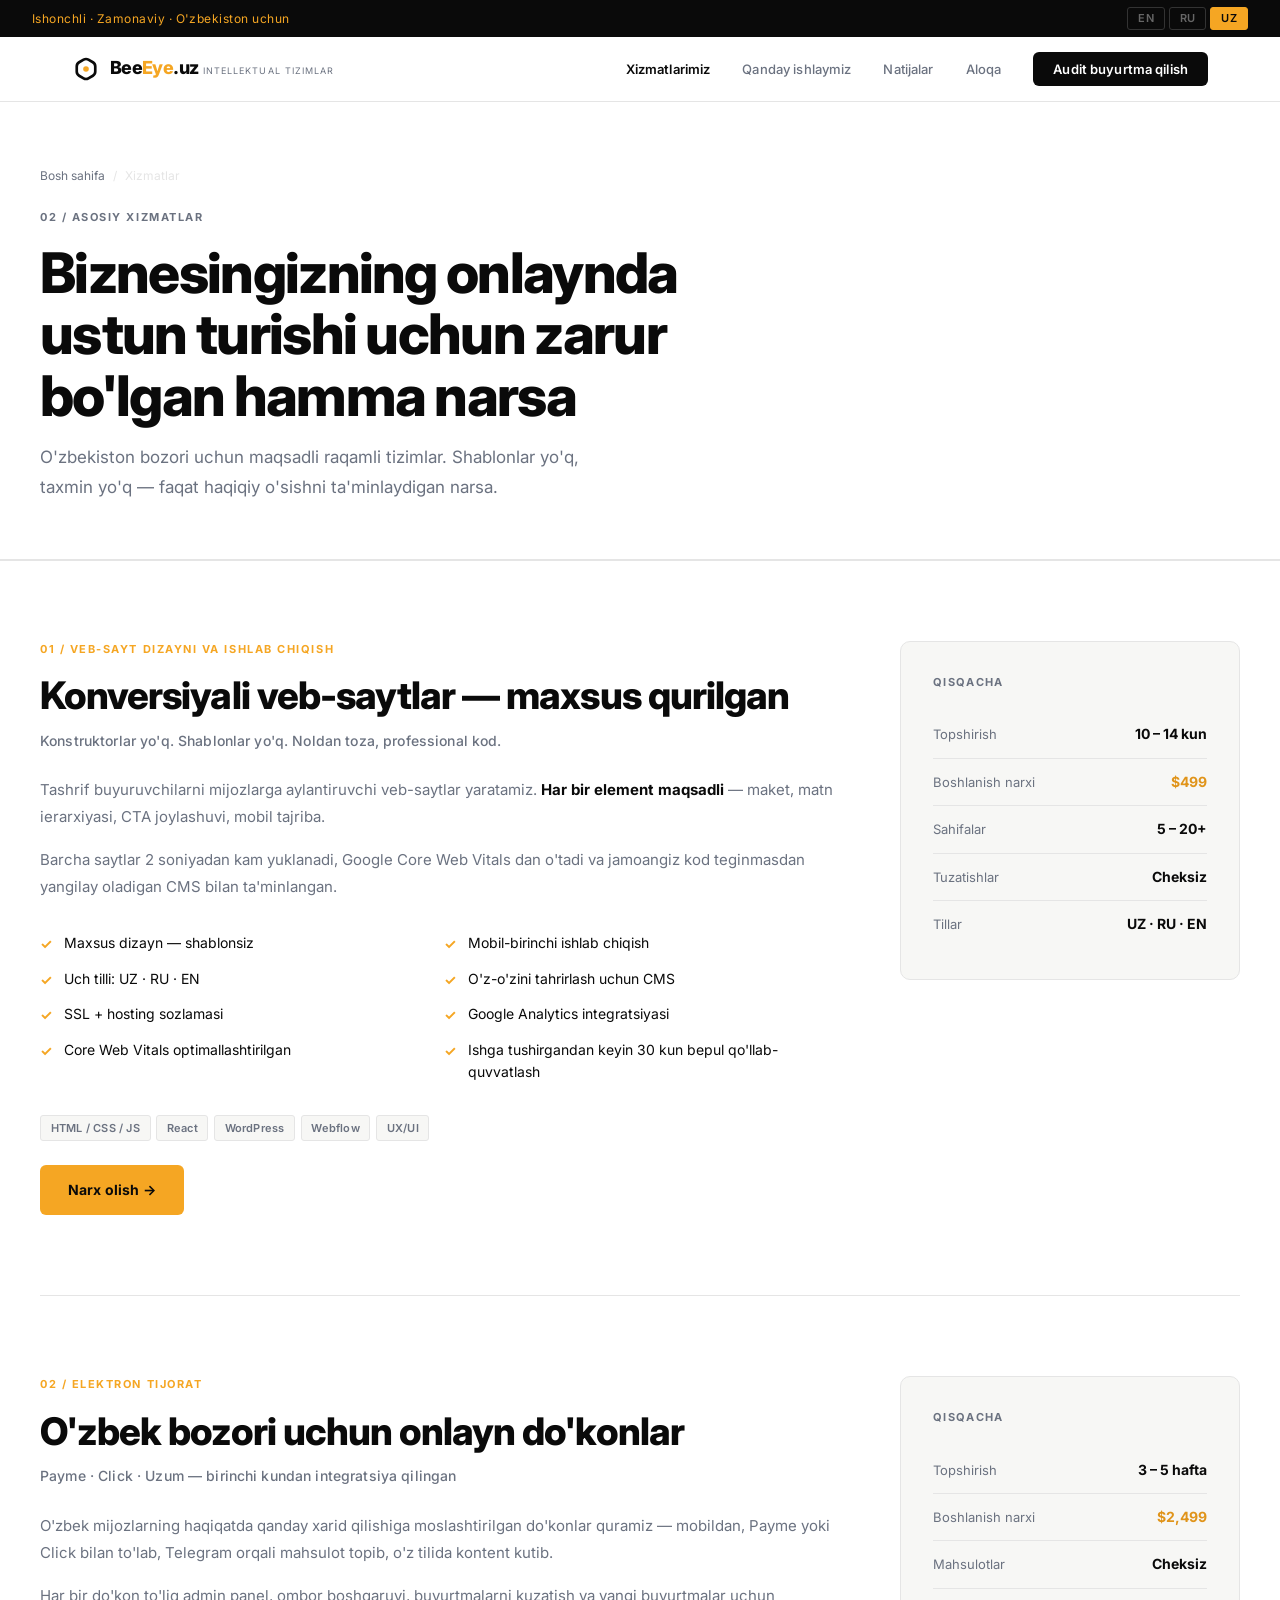
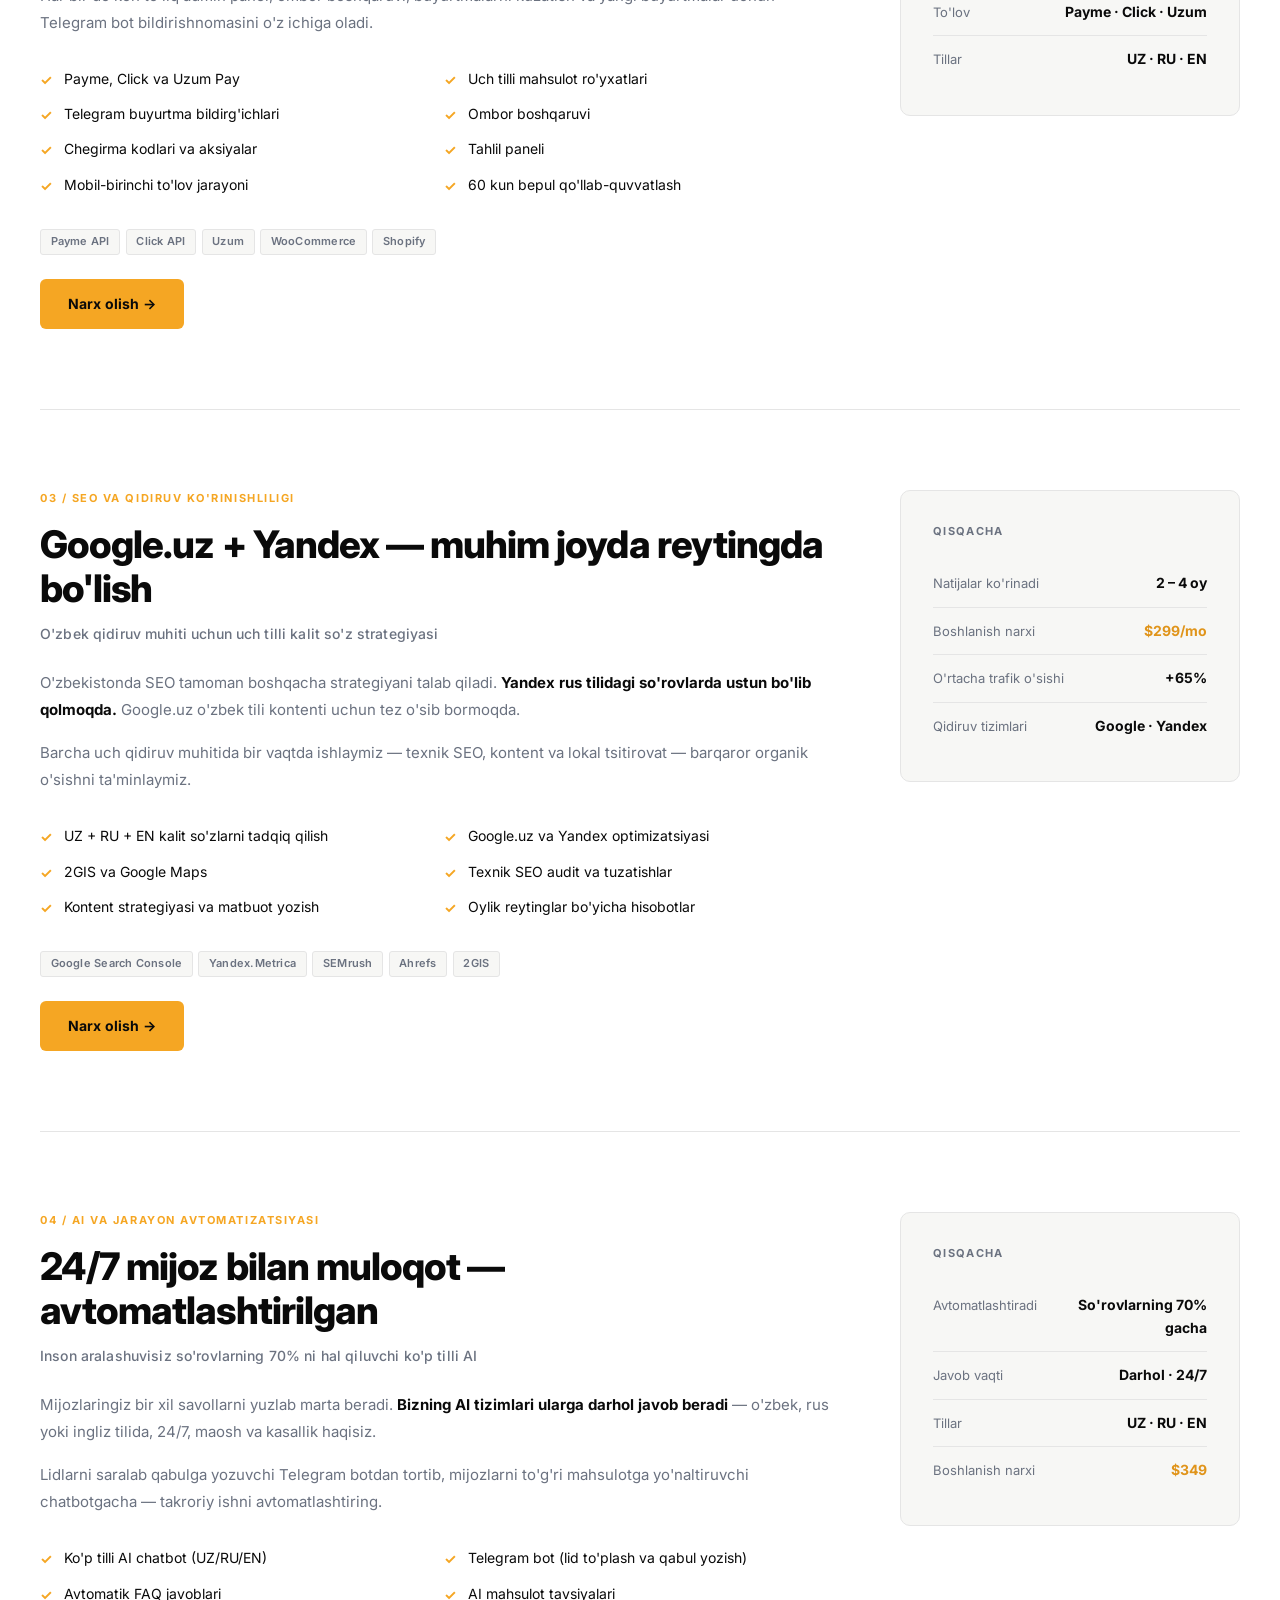
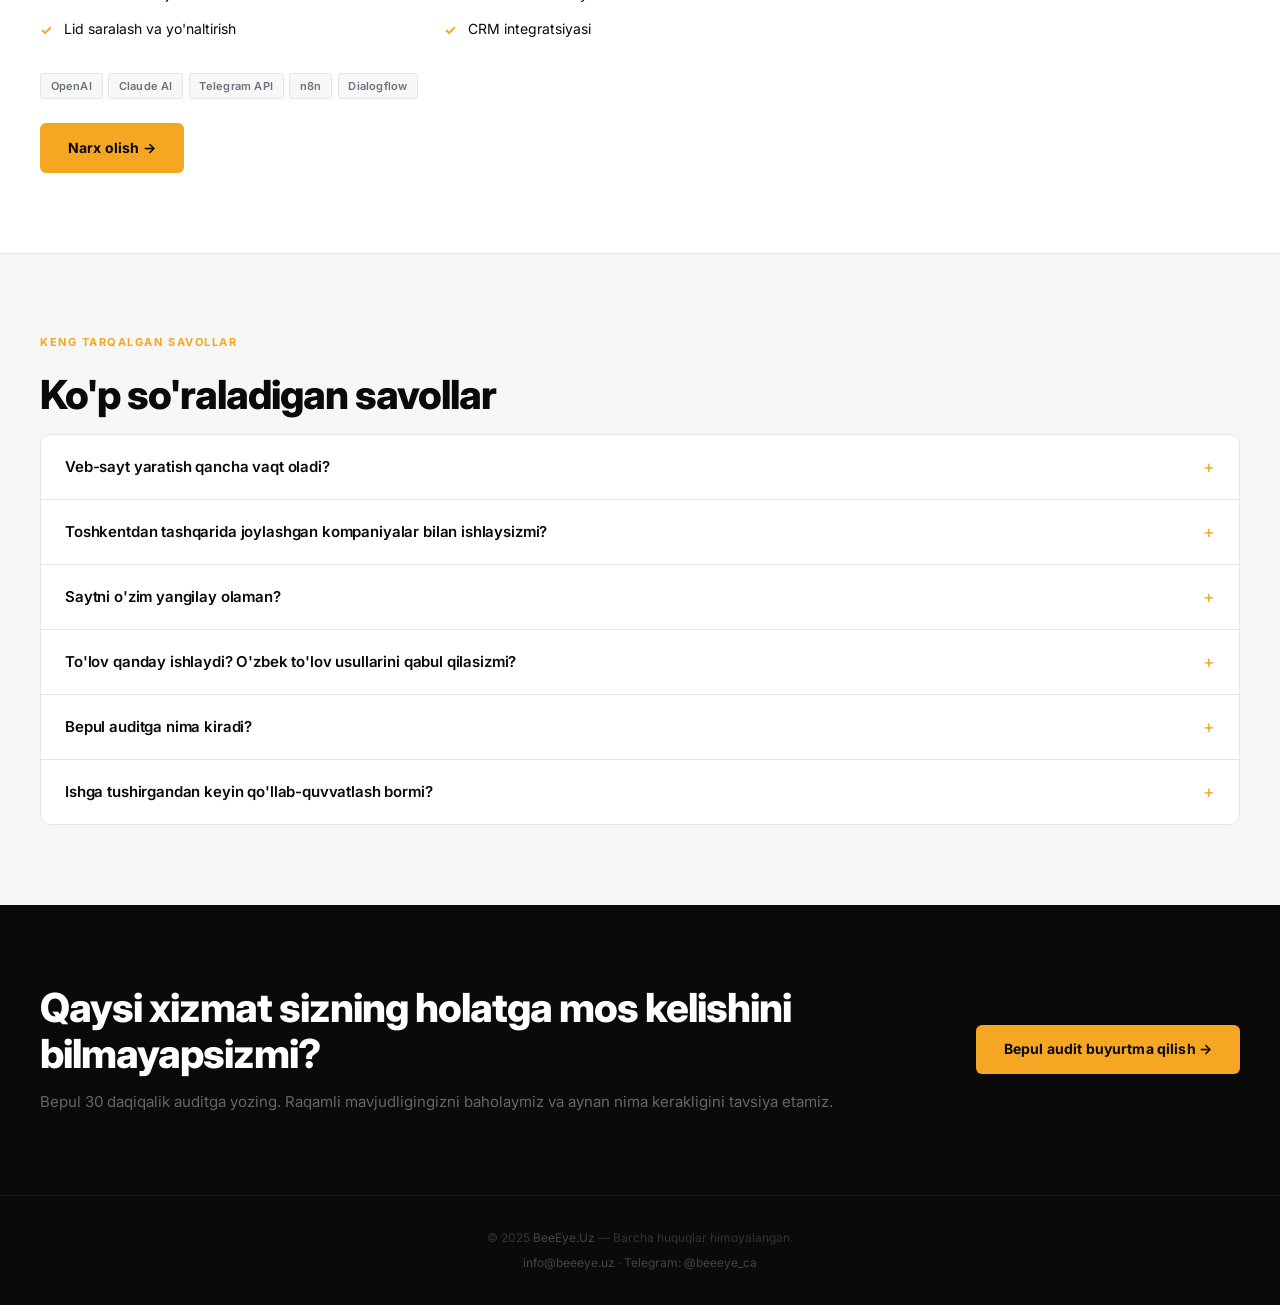
<file: services.html>
﻿<!DOCTYPE html>
<html lang="uz">
<head>
  <meta charset="UTF-8">
  <meta name="viewport" content="width=device-width, initial-scale=1.0">
  <title>Web Design, E-Commerce & AI Services for Uzbekistan — BeeEye.Uz</title>
  <meta name="description" content="Web design from $499, e-commerce from $2,499, SEO from $299/mo, AI chatbots from $349. Purpose-built digital services for Uzbekistan businesses. Trilingual: UZ · RU · EN.">
  <meta name="robots" content="index, follow, max-snippet:-1, max-image-preview:large, max-video-preview:-1">
  <meta name="author" content="BeeEye.Uz">
  <meta name="keywords" content="web design services Uzbekistan, e-commerce Uzbekistan, SEO Tashkent, AI chatbot Uzbekistan, Payme integration, website development cost Uzbekistan">
  <meta name="geo.region" content="UZ">
  <meta name="geo.placename" content="Tashkent, Uzbekistan">
  <meta name="theme-color" content="#f5a623">
  <link rel="canonical" href="https://beeeye.uz/services.html">
  <meta property="og:type" content="website">
  <meta property="og:url" content="https://beeeye.uz/services.html">
  <meta property="og:site_name" content="BeeEye.Uz">
  <meta property="og:title" content="Web Design, E-Commerce & AI Services for Uzbekistan — BeeEye.Uz">
  <meta property="og:description" content="Web design from $499, e-commerce from $2,499, SEO from $299/mo, AI chatbots from $349. Digital services built for the Uzbekistan market.">
  <meta property="og:image" content="https://beeeye.uz/assets/images/og-services.jpg">
  <meta property="og:locale" content="uz_UZ">
  <meta property="og:locale:alternate" content="ru_RU">
  <meta property="og:locale:alternate" content="en_US">
  <meta name="twitter:card" content="summary_large_image">
  <meta name="twitter:title" content="Web Design, E-Commerce & AI Services — BeeEye.Uz Uzbekistan">
  <meta name="twitter:description" content="Web design, e-commerce, SEO, and AI automation services for Uzbekistan businesses. Trilingual: UZ · RU · EN.">
  <meta name="twitter:image" content="https://beeeye.uz/assets/images/og-services.jpg">
  <script type="application/ld+json">
  {
    "@context": "https://schema.org",
    "@graph": [
      {
        "@type": "WebPage",
        "@id": "https://beeeye.uz/services.html#webpage",
        "url": "https://beeeye.uz/services.html",
        "name": "Web Design, E-Commerce & AI Services for Uzbekistan — BeeEye.Uz",
        "isPartOf": {"@id": "https://beeeye.uz/#website"},
        "about": {"@id": "https://beeeye.uz/#organization"},
        "inLanguage": ["uz", "ru", "en"],
        "breadcrumb": {
          "@type": "BreadcrumbList",
          "itemListElement": [
            {"@type": "ListItem", "position": 1, "name": "Home", "item": "https://beeeye.uz/"},
            {"@type": "ListItem", "position": 2, "name": "Services", "item": "https://beeeye.uz/services.html"}
          ]
        }
      },
      {
        "@type": "Service",
        "name": "Website Design & Development",
        "serviceType": "Web Design and Development",
        "provider": {"@id": "https://beeeye.uz/#organization"},
        "areaServed": "Uzbekistan",
        "description": "Custom-coded, mobile-first websites for Uzbekistan businesses. Loads under 2 seconds, passes Core Web Vitals, trilingual UZ/RU/EN. Delivery in 10–14 days.",
        "offers": {"@type": "Offer", "price": "499", "priceCurrency": "USD", "availability": "https://schema.org/InStock"}
      },
      {
        "@type": "Service",
        "name": "E-Commerce Store Development for Uzbekistan",
        "serviceType": "E-Commerce Development",
        "provider": {"@id": "https://beeeye.uz/#organization"},
        "areaServed": "Uzbekistan",
        "description": "Full e-commerce platforms with Payme, Click, and Uzum Pay payment gateways, trilingual product listings, Telegram bot notifications, and inventory management.",
        "offers": {"@type": "Offer", "price": "2499", "priceCurrency": "USD", "availability": "https://schema.org/InStock"}
      },
      {
        "@type": "Service",
        "name": "SEO & Search Visibility — Google.uz & Yandex",
        "serviceType": "Search Engine Optimization",
        "provider": {"@id": "https://beeeye.uz/#organization"},
        "areaServed": "Uzbekistan",
        "description": "SEO for Google.uz and Yandex in Uzbek, Russian, and English. Technical SEO, content strategy, 2GIS and Google Maps listings. Average +65% organic traffic. Results in 2–4 months.",
        "offers": {"@type": "Offer", "price": "299", "priceCurrency": "USD", "availability": "https://schema.org/InStock"}
      },
      {
        "@type": "Service",
        "name": "AI Chatbot & Process Automation",
        "serviceType": "AI Integration",
        "provider": {"@id": "https://beeeye.uz/#organization"},
        "areaServed": "Uzbekistan",
        "description": "Multilingual AI chatbots in Uzbek, Russian, and English. Telegram bot for lead capture and booking. Automates up to 70% of customer inquiries 24/7.",
        "offers": {"@type": "Offer", "price": "349", "priceCurrency": "USD", "availability": "https://schema.org/InStock"}
      },
      {
        "@type": "FAQPage",
        "mainEntity": [
          {
            "@type": "Question",
            "name": "How long does a website take to build in Uzbekistan?",
            "acceptedAnswer": {
              "@type": "Answer",
              "text": "Standard 5–10 page business sites: 10–14 days. E-commerce stores: 3–5 weeks. Complex custom applications are scoped in a free consultation. BeeEye.Uz never gives a timeline it cannot commit to."
            }
          },
          {
            "@type": "Question",
            "name": "Does BeeEye.Uz work with businesses outside Tashkent?",
            "acceptedAnswer": {
              "@type": "Answer",
              "text": "Yes — BeeEye.Uz works with businesses across all of Uzbekistan (Samarkand, Bukhara, Namangan, Andijan, Fergana) and internationally. All work is done remotely via Telegram, email, and video calls. Location does not affect output quality."
            }
          },
          {
            "@type": "Question",
            "name": "Can I update my website myself after BeeEye builds it?",
            "acceptedAnswer": {
              "@type": "Answer",
              "text": "Yes. Every website includes a CMS so you can update content, images, prices, and pages without touching code. A hands-on training session is included after launch so your team is fully independent from day one."
            }
          },
          {
            "@type": "Question",
            "name": "What payment methods does BeeEye.Uz accept?",
            "acceptedAnswer": {
              "@type": "Answer",
              "text": "BeeEye.Uz accepts Payme, Click, Uzbek bank transfers, international credit cards, and PayPal. Standard terms: 50% deposit to begin, balance on delivery. Fixed pricing — no surprise invoices."
            }
          },
          {
            "@type": "Question",
            "name": "What is included in the free website audit from BeeEye.Uz?",
            "acceptedAnswer": {
              "@type": "Answer",
              "text": "A 30-minute structured session covering: page speed analysis, SEO health score, mobile usability, conversion blockers, competitor comparison, and a prioritised action plan. Available in Uzbek, Russian, or English. No sales pressure, no commitment required."
            }
          },
          {
            "@type": "Question",
            "name": "Does BeeEye.Uz offer ongoing support after website launch?",
            "acceptedAnswer": {
              "@type": "Answer",
              "text": "All projects include 30 days (or 60 days for e-commerce) of free post-launch support. Monthly maintenance plans start at $49/month, covering hosting, security updates, backups, and minor content changes."
            }
          }
        ]
      }
    ]
  }
  </script>
  <link rel="preconnect" href="https://fonts.googleapis.com">
  <link rel="preconnect" href="https://fonts.gstatic.com" crossorigin>
  <link href="https://fonts.googleapis.com/css2?family=Inter:wght@300;400;500;600;700;800;900&display=swap" rel="stylesheet">
  <link rel="stylesheet" href="assets/css/site.css">
</head>
<body>

<div class="lang-bar">
  <span class="lang-bar-left"><span data-i18n="lang_tagline">Ishonchli · Zamonaviy · O'zbekiston uchun</span></span>
  <div class="lang-switcher">
    <button class="lang-btn" onclick="setLang('en')" id="btn-en">EN</button>
    <button class="lang-btn" onclick="setLang('ru')" id="btn-ru">RU</button>
    <button class="lang-btn active" onclick="setLang('uz')" id="btn-uz">UZ</button>
  </div>
</div>

<nav>
  <div class="nav-inner">
    <a href="index.html" class="nav-logo" style="flex-direction:row;align-items:center;gap:0.6rem;">
      <svg width="28" height="28" viewBox="-5 -5 110 110" xmlns="http://www.w3.org/2000/svg" aria-hidden="true">
        <defs>
          <mask id="hm">
            <rect x="-5" y="-5" width="110" height="110" fill="black"/>
            <g transform="translate(50,50) scale(0.60) translate(-50,-50)">
              <polygon points="50,16 79.44,33 79.44,67 50,84 20.56,67 20.56,33" fill="white" stroke="white" stroke-width="80" stroke-linejoin="round"/>
              <polygon points="50,16 79.44,33 79.44,67 50,84 20.56,67 20.56,33" fill="black" stroke="black" stroke-width="45" stroke-linejoin="round"/>
            </g>
          </mask>
        </defs>
        <rect x="-5" y="-5" width="110" height="110" fill="#0a0a0a" mask="url(#hm)"/>
        <circle cx="50" cy="50" r="11" fill="#f5a623"/>
      </svg>
      <div>
        <span class="nav-logo-name">Bee<em>Eye</em>.uz</span>
        <span class="nav-logo-tagline" data-i18n="nav_tagline">Intelligent Systems</span>
      </div>
    </a>
    <ul class="nav-links">
      <li><a href="services.html" class="active" data-i18n="nav_services">Our Services</a></li>
      <li><a href="index.html#how" data-i18n="nav_how">How We Work</a></li>
      <li><a href="portfolio.html" data-i18n="nav_portfolio">Results</a></li>
      <li><a href="contact.html" data-i18n="nav_contact_lnk">Contact</a></li>
      <li><a href="contact.html" class="btn-nav" data-i18n="nav_cta">Book an Audit</a></li>
    </ul>
    <button class="hamburger" onclick="toggleMobile()"><span></span><span></span><span></span></button>
  </div>
</nav>
<div class="mobile-nav" id="mobile-nav">
  <a href="services.html" class="active" onclick="toggleMobile()" data-i18n="nav_services">Our Services</a>
  <a href="index.html#how" onclick="toggleMobile()" data-i18n="nav_how">How We Work</a>
  <a href="portfolio.html" data-i18n="nav_portfolio">Results</a>
  <a href="contact.html" data-i18n="nav_contact_lnk">Contact</a>
  <a href="contact.html" class="btn-nav" data-i18n="nav_cta">Book an Audit</a>
</div>

<div class="page-header">
  <div class="page-header-inner">
    <div class="breadcrumb">
      <a href="index.html" data-i18n="nav_home">Home</a>
      <span>/</span>
      <span data-i18n="page_bc">Services</span>
    </div>
    <div class="page-eyebrow" data-i18n="page_eyebrow">02 / Core Services</div>
    <h1 data-i18n="page_h1">Everything your business needs to dominate online</h1>
    <p data-i18n="page_sub">Purpose-built digital systems for the Uzbekistan market. No templates, no guesswork — only what actually drives growth.</p>
  </div>
</div>

<div class="divider"></div>

<section class="section">
  <div class="section-inner">

    <!-- 01 Web Design -->
    <div class="svc-detail" id="web">
      <div class="svc-body">
        <div class="svc-meta" data-i18n="sv1_meta">01 / Website Design & Development</div>
        <h2 data-i18n="sv1_h">High-Converting Websites — Custom-Built</h2>
        <div class="svc-tagline" data-i18n="sv1_tag">No page builders. No templates. Clean, professional code from scratch.</div>
        <p data-i18n="sv1_p1">We engineer websites that convert visitors into customers. <strong>Every element is intentional</strong> — the layout, the copy hierarchy, the call-to-action placement, the mobile experience. Nothing is left to chance.</p>
        <p data-i18n="sv1_p2">All sites load in under 2 seconds, pass Google Core Web Vitals, and come with a content management system so your team can make updates without touching code.</p>
        <ul class="svc-feature-list">
          <li><span class="check">✓</span><span data-i18n="sv1_f1">Custom design — no templates</span></li>
          <li><span class="check">✓</span><span data-i18n="sv1_f2">Mobile-first development</span></li>
          <li><span class="check">✓</span><span data-i18n="sv1_f3">Trilingual: UZ · RU · EN</span></li>
          <li><span class="check">✓</span><span data-i18n="sv1_f4">CMS for self-editing</span></li>
          <li><span class="check">✓</span><span data-i18n="sv1_f5">SSL + hosting setup</span></li>
          <li><span class="check">✓</span><span data-i18n="sv1_f6">Google Analytics integration</span></li>
          <li><span class="check">✓</span><span data-i18n="sv1_f7">Core Web Vitals optimised</span></li>
          <li><span class="check">✓</span><span data-i18n="sv1_f8">30 days free post-launch support</span></li>
        </ul>
        <div class="tag-list">
          <span class="tag">HTML / CSS / JS</span><span class="tag">React</span><span class="tag">WordPress</span><span class="tag">Webflow</span><span class="tag">UX/UI</span>
        </div>
        <a href="contact.html" class="btn-amber" data-i18n="btn_quote">Get a Quote →</a>
      </div>
      <div>
        <div class="svc-panel">
          <div class="svc-panel-title" data-i18n="panel_at_glance">At a glance</div>
          <div class="svc-kv"><span class="svc-kv-label" data-i18n="kv_delivery">Delivery</span><span class="svc-kv-value" data-i18n="kv1_del">10 – 14 days</span></div>
          <div class="svc-kv"><span class="svc-kv-label" data-i18n="kv_from">Starting from</span><span class="svc-kv-value amber">$499</span></div>
          <div class="svc-kv"><span class="svc-kv-label" data-i18n="kv_pages">Pages</span><span class="svc-kv-value" data-i18n="kv1_pages">5 – 20+</span></div>
          <div class="svc-kv"><span class="svc-kv-label" data-i18n="kv_revisions">Revisions</span><span class="svc-kv-value" data-i18n="kv_unlimited">Unlimited</span></div>
          <div class="svc-kv"><span class="svc-kv-label" data-i18n="kv_langs">Languages</span><span class="svc-kv-value">UZ · RU · EN</span></div>
        </div>
      </div>
    </div>

    <!-- 02 E-Commerce -->
    <div class="svc-detail" id="ecom">
      <div class="svc-body">
        <div class="svc-meta" data-i18n="sv2_meta">02 / E-Commerce</div>
        <h2 data-i18n="sv2_h">Uzbek-Market Online Stores</h2>
        <div class="svc-tagline" data-i18n="sv2_tag">Payme · Click · Uzum — integrated from day one</div>
        <p data-i18n="sv2_p1">We build e-commerce stores that are <strong>purpose-built for how Uzbek customers actually shop</strong> — on mobile, paying with Payme or Click, discovering products through Telegram, and expecting content in their language.</p>
        <p data-i18n="sv2_p2">From a 20-product boutique to a multi-category marketplace, every store includes a full admin dashboard, inventory management, order tracking, and Telegram bot notifications for new orders.</p>
        <ul class="svc-feature-list">
          <li><span class="check">✓</span><span data-i18n="sv2_f1">Payme, Click & Uzum Pay</span></li>
          <li><span class="check">✓</span><span data-i18n="sv2_f2">Trilingual product listings</span></li>
          <li><span class="check">✓</span><span data-i18n="sv2_f3">Telegram order notifications</span></li>
          <li><span class="check">✓</span><span data-i18n="sv2_f4">Inventory management</span></li>
          <li><span class="check">✓</span><span data-i18n="sv2_f5">Discount codes & promotions</span></li>
          <li><span class="check">✓</span><span data-i18n="sv2_f6">Analytics dashboard</span></li>
          <li><span class="check">✓</span><span data-i18n="sv2_f7">Mobile-first checkout</span></li>
          <li><span class="check">✓</span><span data-i18n="sv2_f8">60 days free support</span></li>
        </ul>
        <div class="tag-list">
          <span class="tag">Payme API</span><span class="tag">Click API</span><span class="tag">Uzum</span><span class="tag">WooCommerce</span><span class="tag">Shopify</span>
        </div>
        <a href="contact.html" class="btn-amber" data-i18n="btn_quote">Get a Quote →</a>
      </div>
      <div>
        <div class="svc-panel">
          <div class="svc-panel-title" data-i18n="panel_at_glance">At a glance</div>
          <div class="svc-kv"><span class="svc-kv-label" data-i18n="kv_delivery">Delivery</span><span class="svc-kv-value" data-i18n="kv2_del">3 – 5 weeks</span></div>
          <div class="svc-kv"><span class="svc-kv-label" data-i18n="kv_from">Starting from</span><span class="svc-kv-value amber">$2,499</span></div>
          <div class="svc-kv"><span class="svc-kv-label" data-i18n="kv_products">Products</span><span class="svc-kv-value" data-i18n="kv_unlimited">Unlimited</span></div>
          <div class="svc-kv"><span class="svc-kv-label" data-i18n="kv_payments">Payments</span><span class="svc-kv-value">Payme · Click · Uzum</span></div>
          <div class="svc-kv"><span class="svc-kv-label" data-i18n="kv_langs">Languages</span><span class="svc-kv-value">UZ · RU · EN</span></div>
        </div>
      </div>
    </div>

    <!-- 03 SEO -->
    <div class="svc-detail" id="seo">
      <div class="svc-body">
        <div class="svc-meta" data-i18n="sv3_meta">03 / SEO & Search Visibility</div>
        <h2 data-i18n="sv3_h">Google.uz + Yandex — Rank Where It Matters</h2>
        <div class="svc-tagline" data-i18n="sv3_tag">Trilingual keyword strategy for the Uzbek search landscape</div>
        <p data-i18n="sv3_p1">SEO in Uzbekistan requires a fundamentally different strategy from Western markets. <strong>Yandex remains dominant for Russian-language queries.</strong> Google.uz is growing fast for Uzbek-language content. And English SEO opens doors to international clients and expats.</p>
        <p data-i18n="sv3_p2">We operate across all three search environments simultaneously — technical SEO, content, and local citations — delivering compounding organic growth without black-hat risk.</p>
        <ul class="svc-feature-list">
          <li><span class="check">✓</span><span data-i18n="sv3_f1">UZ + RU + EN keyword research</span></li>
          <li><span class="check">✓</span><span data-i18n="sv3_f2">Google.uz & Yandex optimisation</span></li>
          <li><span class="check">✓</span><span data-i18n="sv3_f3">2GIS & Google Maps listing</span></li>
          <li><span class="check">✓</span><span data-i18n="sv3_f4">Technical SEO audit & fixes</span></li>
          <li><span class="check">✓</span><span data-i18n="sv3_f5">Content strategy & copywriting</span></li>
          <li><span class="check">✓</span><span data-i18n="sv3_f6">Monthly ranking reports</span></li>
        </ul>
        <div class="tag-list">
          <span class="tag">Google Search Console</span><span class="tag">Yandex.Metrica</span><span class="tag">SEMrush</span><span class="tag">Ahrefs</span><span class="tag">2GIS</span>
        </div>
        <a href="contact.html" class="btn-amber" data-i18n="btn_quote">Get a Quote →</a>
      </div>
      <div>
        <div class="svc-panel">
          <div class="svc-panel-title" data-i18n="panel_at_glance">At a glance</div>
          <div class="svc-kv"><span class="svc-kv-label" data-i18n="kv_results">Results visible</span><span class="svc-kv-value" data-i18n="kv3_res">2 – 4 months</span></div>
          <div class="svc-kv"><span class="svc-kv-label" data-i18n="kv_from">Starting from</span><span class="svc-kv-value amber">$299/mo</span></div>
          <div class="svc-kv"><span class="svc-kv-label" data-i18n="kv_avg_gain">Avg. traffic gain</span><span class="svc-kv-value">+65%</span></div>
          <div class="svc-kv"><span class="svc-kv-label" data-i18n="kv_search">Search engines</span><span class="svc-kv-value">Google · Yandex</span></div>
        </div>
      </div>
    </div>

    <!-- 04 AI -->
    <div class="svc-detail" id="ai">
      <div class="svc-body">
        <div class="svc-meta" data-i18n="sv4_meta">04 / AI & Process Automation</div>
        <h2 data-i18n="sv4_h">24/7 Customer Engagement — Automated</h2>
        <div class="svc-tagline" data-i18n="sv4_tag">Multilingual AI that handles 70% of inquiries without human intervention</div>
        <p data-i18n="sv4_p1">Your customers ask the same questions hundreds of times. <strong>Our AI systems answer them instantly</strong> — in Uzbek, Russian, or English, 24 hours a day, 7 days a week, without salary or sick days.</p>
        <p data-i18n="sv4_p2">From a Telegram bot that qualifies leads and books appointments, to a website chatbot that guides customers to the right product — we automate the repetitive work so your team focuses on high-value interactions.</p>
        <ul class="svc-feature-list">
          <li><span class="check">✓</span><span data-i18n="sv4_f1">Multilingual AI chatbot (UZ/RU/EN)</span></li>
          <li><span class="check">✓</span><span data-i18n="sv4_f2">Telegram bot (lead capture & booking)</span></li>
          <li><span class="check">✓</span><span data-i18n="sv4_f3">Automated FAQ responses</span></li>
          <li><span class="check">✓</span><span data-i18n="sv4_f4">AI product recommendations</span></li>
          <li><span class="check">✓</span><span data-i18n="sv4_f5">Lead qualification & routing</span></li>
          <li><span class="check">✓</span><span data-i18n="sv4_f6">CRM integration</span></li>
        </ul>
        <div class="tag-list">
          <span class="tag">OpenAI</span><span class="tag">Claude AI</span><span class="tag">Telegram API</span><span class="tag">n8n</span><span class="tag">Dialogflow</span>
        </div>
        <a href="contact.html" class="btn-amber" data-i18n="btn_quote">Get a Quote →</a>
      </div>
      <div>
        <div class="svc-panel">
          <div class="svc-panel-title" data-i18n="panel_at_glance">At a glance</div>
          <div class="svc-kv"><span class="svc-kv-label" data-i18n="kv_automates">Automates</span><span class="svc-kv-value" data-i18n="kv4_auto">Up to 70% of inquiries</span></div>
          <div class="svc-kv"><span class="svc-kv-label" data-i18n="kv_response">Response time</span><span class="svc-kv-value" data-i18n="kv4_resp">Instant · 24/7</span></div>
          <div class="svc-kv"><span class="svc-kv-label" data-i18n="kv_langs">Languages</span><span class="svc-kv-value">UZ · RU · EN</span></div>
          <div class="svc-kv"><span class="svc-kv-label" data-i18n="kv_from">Starting from</span><span class="svc-kv-value amber">$349</span></div>
        </div>
      </div>
    </div>

  </div>
</section>

<div class="divider"></div>

<!-- FAQ -->
<section class="section section-alt" id="faq">
  <div class="section-inner">
    <div class="section-eyebrow" data-i18n="faq_eyebrow">Common Questions</div>
    <h2 class="section-h" data-i18n="faq_h">Frequently asked questions</h2>
    <div class="faq-list">
      <div class="faq-item">
        <div class="faq-q" onclick="this.parentElement.classList.toggle('open')">
          <span data-i18n="faq1_q">How long does a website take?</span><span class="faq-icon">+</span>
        </div>
        <div class="faq-a" data-i18n="faq1_a">Standard 5–10 page business sites: 10–14 days. E-commerce stores: 3–5 weeks. Complex custom applications: we scope it properly in your free consultation. We never give a timeline we can't commit to.</div>
      </div>
      <div class="faq-item">
        <div class="faq-q" onclick="this.parentElement.classList.toggle('open')">
          <span data-i18n="faq2_q">Do you work with businesses outside Tashkent?</span><span class="faq-icon">+</span>
        </div>
        <div class="faq-a" data-i18n="faq2_a">Yes — we work with businesses across all of Uzbekistan (Samarkand, Bukhara, Namangan, Andijan, Fergana) and internationally. Everything runs remotely via Telegram, email, and video calls. Location is irrelevant to output quality.</div>
      </div>
      <div class="faq-item">
        <div class="faq-q" onclick="this.parentElement.classList.toggle('open')">
          <span data-i18n="faq3_q">Will I be able to update my own website?</span><span class="faq-icon">+</span>
        </div>
        <div class="faq-a" data-i18n="faq3_a">Yes. Every website includes a CMS so you can update content, images, prices, and pages without touching code. We include a hands-on training session after launch so your team is fully independent from day one.</div>
      </div>
      <div class="faq-item">
        <div class="faq-q" onclick="this.parentElement.classList.toggle('open')">
          <span data-i18n="faq4_q">How do payments work? Do you accept Uzbek methods?</span><span class="faq-icon">+</span>
        </div>
        <div class="faq-a" data-i18n="faq4_a">We accept Payme, Click, Uzbek bank transfers, international credit cards, and PayPal. Standard terms: 50% deposit to begin, balance on delivery. Fixed pricing — you'll never receive an invoice that surprises you.</div>
      </div>
      <div class="faq-item">
        <div class="faq-q" onclick="this.parentElement.classList.toggle('open')">
          <span data-i18n="faq5_q">What's included in the free website audit?</span><span class="faq-icon">+</span>
        </div>
        <div class="faq-a" data-i18n="faq5_a">A 30-minute structured session covering: page speed analysis, SEO health score, mobile usability, conversion blockers, competitor comparison, and a prioritised action plan. Delivered in Uzbek, Russian, or English. No sales pressure.</div>
      </div>
      <div class="faq-item">
        <div class="faq-q" onclick="this.parentElement.classList.toggle('open')">
          <span data-i18n="faq6_q">Do you offer ongoing support after launch?</span><span class="faq-icon">+</span>
        </div>
        <div class="faq-a" data-i18n="faq6_a">All projects include 30 days (or 60 days for e-commerce) of free support. After that, monthly maintenance plans start at $49/month covering hosting, security updates, backups, and minor content changes.</div>
      </div>
    </div>
  </div>
</section>

<!-- CTA Band -->
<div class="cta-band">
  <div class="cta-band-inner">
    <div>
      <h2 data-i18n="cta_h">Not sure which service fits your situation?</h2>
      <p data-i18n="cta_p">Book a free 30-minute audit. We'll assess your current digital presence and recommend exactly what you need — no more, no less.</p>
    </div>
    <a href="contact.html" class="btn-amber" style="white-space:nowrap;flex-shrink:0;" data-i18n="cta_btn">Book Free Audit →</a>
  </div>
</div>

<footer>
  <div class="footer-bottom">
    <p>&copy; 2025 <a href="index.html">BeeEye.Uz</a> — <span data-i18n="footer_rights">All rights reserved.</span></p>
    <p><a href="mailto:info@beeeye.uz">info@beeeye.uz</a> · <a href="https://t.me/beeeye_ca">Telegram: @beeeye_ca</a></p>
  </div>
</footer>

<script src="assets/js/t-shared.js"></script>
<script src="assets/js/t-services.js"></script>
<script src="assets/js/common.js"></script>
</body>
</html>
</file>
<file: assets/css/site.css>
/* =================================================
   BeeEye.uz — site.css
   Single source of truth for all page styles.
   Sections: Reset · Lang Bar · Nav · Page Header ·
             Section Anatomy · Buttons · Tags · CTA Band ·
             Footer (simple + full) · Index · Services ·
             Portfolio · Contact · Responsive
   ================================================= */

/* === RESET & VARIABLES === */
*, *::before, *::after { margin: 0; padding: 0; box-sizing: border-box; }
:root {
  --black:   #0a0a0a;
  --white:   #ffffff;
  --off:     #f7f7f5;
  --amber:   #f5a623;
  --amber-d: #e0941a;
  --muted:   #6b7280;
  --border:  #e5e5e5;
  --code:    #1a1a1a;
  /* contact page palette */
  --green-bg:     #ecfdf5;
  --green-text:   #065f46;
  --green-border: #a7f3d0;
}
html { scroll-behavior: smooth; }
body {
  font-family: 'Inter', -apple-system, BlinkMacSystemFont, sans-serif;
  background: var(--white);
  color: var(--black);
  line-height: 1.6;
  -webkit-font-smoothing: antialiased;
}

/* === LANG BAR === */
.lang-bar { background: var(--black); padding: 0.45rem 2rem; display: flex; justify-content: space-between; align-items: center; }
.lang-bar-left { font-size: 12px; color: #555; letter-spacing: 0.04em; }
.lang-bar-left span { color: var(--amber); }
.lang-switcher { display: flex; gap: 0.25rem; }
.lang-btn { background: transparent; border: 1px solid #333; color: #666; padding: 0.2rem 0.6rem; border-radius: 3px; font-size: 11px; font-weight: 600; letter-spacing: 0.06em; cursor: pointer; font-family: inherit; transition: all 0.15s; }
.lang-btn:hover { border-color: var(--amber); color: var(--amber); }
.lang-btn.active { background: var(--amber); border-color: var(--amber); color: var(--black); }

/* === NAV === */
nav { position: sticky; top: 0; z-index: 999; background: var(--white); border-bottom: 1px solid var(--border); }
.nav-inner { max-width: 1200px; margin: 0 auto; padding: 0 2rem; height: 64px; display: flex; align-items: center; justify-content: space-between; }
.nav-logo { display: flex; flex-direction: column; text-decoration: none; }
.nav-logo-name { font-size: 18px; font-weight: 800; color: var(--black); letter-spacing: -0.03em; line-height: 1; }
.nav-logo-name em { color: var(--amber); font-style: normal; }
.nav-logo-tagline { font-size: 9px; color: var(--muted); letter-spacing: 0.12em; text-transform: uppercase; margin-top: 2px; }
.nav-links { display: flex; align-items: center; gap: 2rem; list-style: none; }
.nav-links a { text-decoration: none; font-size: 13px; font-weight: 500; color: var(--muted); letter-spacing: 0.01em; transition: color 0.15s; }
.nav-links a:hover { color: var(--black); }
.nav-links a.active { color: var(--black); font-weight: 600; }
.btn-nav { background: var(--black); color: var(--white) !important; padding: 0.55rem 1.25rem; border-radius: 6px; font-size: 13px; font-weight: 600 !important; text-decoration: none; letter-spacing: 0.01em; transition: background 0.15s; }
.btn-nav:hover { background: #222 !important; }
.hamburger { display: none; flex-direction: column; gap: 5px; background: none; border: none; cursor: pointer; }
.hamburger span { width: 22px; height: 2px; background: var(--black); display: block; }

/* === MOBILE NAV === */
.mobile-nav { display: none; background: var(--white); border-bottom: 1px solid var(--border); padding: 1rem 2rem 1.5rem; }
.mobile-nav.open { display: block; }
.mobile-nav a { display: block; padding: 0.6rem 0; font-size: 15px; font-weight: 500; color: var(--black); text-decoration: none; border-bottom: 1px solid var(--border); }
.mobile-nav a:last-child { border-bottom: none; }
.mobile-nav .btn-nav { display: block; text-align: center; margin-top: 1rem; }

/* === PAGE HEADER (services / portfolio / contact) === */
.page-header { padding: 4rem 2rem 3.5rem; border-bottom: 1px solid var(--border); }
.page-header-inner { max-width: 1200px; margin: 0 auto; }
.breadcrumb { font-size: 12px; color: var(--muted); margin-bottom: 1.5rem; display: flex; align-items: center; gap: 0.5rem; }
.breadcrumb a { color: var(--muted); text-decoration: none; }
.breadcrumb a:hover { color: var(--black); }
.breadcrumb span { color: var(--border); }
.page-eyebrow { font-size: 11px; font-weight: 700; letter-spacing: 0.14em; text-transform: uppercase; color: var(--muted); margin-bottom: 1rem; }
.page-header h1 { font-size: clamp(32px, 5vw, 56px); font-weight: 800; letter-spacing: -0.03em; line-height: 1.1; max-width: 760px; margin-bottom: 1rem; }
.page-header p { font-size: 17px; color: var(--muted); max-width: 560px; line-height: 1.75; }

/* === SECTION ANATOMY === */
.section { padding: 5rem 2rem; }
.section-inner { max-width: 1200px; margin: 0 auto; }
.section-alt { background: var(--off); }
.divider { height: 1px; background: var(--border); }
/* Default: eyebrow is amber text (services/portfolio/contact) */
.section-eyebrow { font-size: 11px; font-weight: 700; letter-spacing: 0.14em; text-transform: uppercase; color: var(--amber); margin-bottom: 1.25rem; }
/* num-eyebrow: muted text with amber number prefix (index.html) */
.section-eyebrow.num-eyebrow { color: var(--muted); display: flex; align-items: center; gap: 0.6rem; }
.section-eyebrow .num { color: var(--amber); }
.section-h { font-size: clamp(26px, 3.5vw, 40px); font-weight: 800; letter-spacing: -0.025em; line-height: 1.15; max-width: 700px; margin-bottom: 1rem; }
.section-sub { font-size: 16px; color: var(--muted); max-width: 560px; line-height: 1.75; margin-bottom: 3rem; }

/* === BUTTONS === */
.btn-primary { background: var(--black); color: var(--white); padding: 0.85rem 1.75rem; border-radius: 6px; font-size: 14px; font-weight: 600; text-decoration: none; letter-spacing: 0.01em; transition: background 0.15s; display: inline-block; margin-top: 1.5rem; }
.btn-primary:hover { background: #222; }
.btn-amber { background: var(--amber); color: var(--black); padding: 0.85rem 1.75rem; border-radius: 6px; font-size: 14px; font-weight: 700; text-decoration: none; letter-spacing: 0.01em; transition: background 0.15s; display: inline-block; margin-top: 1.5rem; white-space: nowrap; }
.btn-amber:hover { background: var(--amber-d); }
.btn-ghost { background: transparent; color: var(--black); padding: 0.85rem 1.75rem; border-radius: 6px; font-size: 14px; font-weight: 600; text-decoration: none; border: 1.5px solid var(--border); letter-spacing: 0.01em; transition: border-color 0.15s, color 0.15s; display: inline-block; }
.btn-ghost:hover { border-color: var(--black); }

/* === TAG LIST === */
.tag-list { display: flex; flex-wrap: wrap; gap: 0.35rem; margin-top: 1.5rem; }
.tag { font-size: 11px; font-weight: 600; padding: 0.2rem 0.6rem; border-radius: 3px; border: 1px solid var(--border); color: var(--muted); background: var(--off); letter-spacing: 0.02em; }

/* === CTA BAND (services / portfolio / contact shared) === */
.cta-band { background: var(--black); padding: 5rem 2rem; }
.cta-band-inner { max-width: 1200px; margin: 0 auto; display: grid; grid-template-columns: 1fr; gap: 2.5rem; align-items: center; }
.cta-band h2 { font-size: clamp(26px, 3.5vw, 40px); font-weight: 800; letter-spacing: -0.025em; line-height: 1.15; color: var(--white); }
.cta-band p { font-size: 15px; color: #666; line-height: 1.75; margin-top: 0.75rem; }
/* no margin-top override for btn-amber inside cta-band */
.cta-band .btn-amber { margin-top: 0; }

/* === SIMPLE FOOTER (services / portfolio / contact) === */
footer { background: var(--black); border-top: 1px solid #1a1a1a; padding: 2rem; text-align: center; }
.footer-bottom { max-width: 1200px; margin: 0 auto; display: flex; flex-direction: column; gap: 0.4rem; }
.footer-bottom p { font-size: 12px; color: #333; }
.footer-bottom a { color: #444; text-decoration: none; }
.footer-bottom a:hover { color: var(--amber); }

/* === FULL FOOTER (index.html only — class="home-footer" on <footer>) === */
footer.home-footer { padding: 4rem 2rem 2rem; text-align: left; border-top: none; }
.footer-inner { max-width: 1200px; margin: 0 auto; }
.footer-top { display: grid; grid-template-columns: 1fr; gap: 3rem; padding-bottom: 3rem; border-bottom: 1px solid #1a1a1a; }
.footer-logo { font-size: 20px; font-weight: 800; color: var(--white); letter-spacing: -0.03em; margin-bottom: 0.75rem; display: block; text-decoration: none; }
.footer-logo em { color: var(--amber); font-style: normal; }
.footer-tagline { font-size: 13px; color: #444; line-height: 1.6; max-width: 280px; }
.footer-col h4 { font-size: 11px; font-weight: 700; letter-spacing: 0.14em; text-transform: uppercase; color: #555; margin-bottom: 1rem; }
.footer-col ul { list-style: none; display: flex; flex-direction: column; gap: 0.6rem; }
.footer-col ul li a { font-size: 13px; color: #444; text-decoration: none; transition: color 0.15s; }
.footer-col ul li a:hover { color: var(--white); }
.footer-contact-item { font-size: 13px; color: #444; margin-bottom: 0.5rem; }
.footer-contact-item a { color: #444; text-decoration: none; transition: color 0.15s; }
.footer-contact-item a:hover { color: var(--amber); }
.footer-inner .footer-bottom { max-width: none; margin: 0; padding-top: 1.5rem; gap: 0.5rem; }

/* =====================================================
   INDEX (home) PAGE
   ===================================================== */

/* Hero */
.hero { padding: 6rem 2rem 5rem; max-width: 1200px; margin: 0 auto; }
.hero-label { display: inline-flex; align-items: center; gap: 0.5rem; font-size: 11px; font-weight: 600; letter-spacing: 0.12em; text-transform: uppercase; color: var(--muted); margin-bottom: 1.75rem; }
.hero-label::before { content: ''; width: 20px; height: 1px; background: var(--amber); }
.hero h1 { font-size: clamp(38px, 5.5vw, 68px); font-weight: 800; letter-spacing: -0.03em; line-height: 1.08; max-width: 820px; margin-bottom: 1.75rem; }
.hero h1 .underline { text-decoration: underline; text-decoration-color: var(--amber); text-underline-offset: 6px; }
.hero-sub { font-size: 18px; color: var(--muted); max-width: 580px; line-height: 1.75; margin-bottom: 2.5rem; font-weight: 400; }
.hero-actions { display: flex; gap: 1rem; flex-wrap: wrap; margin-bottom: 4rem; }
.hero-actions .btn-amber, .hero-actions .btn-ghost { margin-top: 0; }

/* Stats grid */
.stats-grid { display: grid; grid-template-columns: repeat(2, 1fr); gap: 0; border: 1px solid var(--border); border-radius: 10px; overflow: hidden; }
.stat-cell { padding: 1.5rem 1.75rem; border-right: 1px solid var(--border); border-bottom: 1px solid var(--border); }
.stat-cell:nth-child(2n) { border-right: none; }
.stat-cell:nth-last-child(-n+2) { border-bottom: none; }
.stat-num { font-size: 28px; font-weight: 800; letter-spacing: -0.03em; color: var(--black); line-height: 1; margin-bottom: 0.3rem; }
.stat-num span { color: var(--amber); }
.stat-desc { font-size: 12px; color: var(--muted); font-weight: 500; line-height: 1.4; }

/* Problem section */
.problem-cols { display: grid; grid-template-columns: 1fr; gap: 3rem; padding-top: 1rem; }
.problem-text p { font-size: 16px; color: var(--muted); line-height: 1.8; margin-bottom: 1.25rem; }
.problem-text p strong { color: var(--black); }
.problem-stats { display: flex; flex-direction: column; gap: 1rem; }
.problem-stat { border: 1px solid var(--border); border-radius: 8px; padding: 1.25rem 1.5rem; background: var(--white); }
.problem-stat-num { font-size: 32px; font-weight: 800; letter-spacing: -0.03em; color: var(--amber); line-height: 1; margin-bottom: 0.3rem; }
.problem-stat-label { font-size: 13px; color: var(--muted); font-weight: 500; }

/* Services grid (home cards) */
.services-grid { display: grid; grid-template-columns: 1fr; gap: 0; border: 1px solid var(--border); border-radius: 10px; overflow: hidden; }
.svc-card { padding: 2rem; border-bottom: 1px solid var(--border); background: var(--white); transition: background 0.15s; }
.svc-card:last-child { border-bottom: none; }
.svc-card:hover { background: #fafaf8; }
.svc-num { font-size: 11px; font-weight: 700; letter-spacing: 0.1em; color: var(--amber); margin-bottom: 0.75rem; font-family: 'Inter', monospace; }
.svc-title { font-size: 17px; font-weight: 700; margin-bottom: 0.4rem; letter-spacing: -0.01em; }
.svc-tagline { font-size: 12px; color: var(--muted); font-weight: 500; margin-bottom: 0.85rem; letter-spacing: 0.01em; }
.svc-desc { font-size: 14px; color: var(--muted); line-height: 1.7; margin-bottom: 1rem; }
/* no extra margin-top on tag-list inside home cards */
.svc-card .tag-list { margin-top: 0; }

/* Process */
.process-list { display: flex; flex-direction: column; gap: 0; }
.process-step { display: grid; grid-template-columns: 60px 1fr; gap: 1.5rem; padding: 2rem 0; border-bottom: 1px solid var(--border); align-items: start; }
.process-step:last-child { border-bottom: none; }
.process-step-num { font-size: 32px; font-weight: 900; color: var(--border); letter-spacing: -0.05em; line-height: 1; padding-top: 4px; }
.process-step-body h3 { font-size: 17px; font-weight: 700; margin-bottom: 0.5rem; letter-spacing: -0.01em; }
.process-step-body p { font-size: 14px; color: var(--muted); line-height: 1.7; }

/* About / philosophy */
.quote-block { border-left: 3px solid var(--amber); padding: 1.5rem 0 1.5rem 2rem; margin: 2.5rem 0; }
.quote-block p { font-size: 20px; font-weight: 600; letter-spacing: -0.015em; line-height: 1.5; color: var(--black); max-width: 680px; }
.differentiators { display: grid; grid-template-columns: 1fr; gap: 2rem; margin-top: 3rem; }
.diff-item h3 { font-size: 15px; font-weight: 700; margin-bottom: 0.4rem; letter-spacing: -0.01em; }
.diff-item p { font-size: 14px; color: var(--muted); line-height: 1.7; }

/* Results preview (home) */
.results-grid { display: grid; grid-template-columns: 1fr; gap: 1.5rem; }
.result-card { border: 1px solid var(--border); border-radius: 10px; padding: 1.75rem; background: var(--white); transition: border-color 0.15s; }
.result-card:hover { border-color: var(--amber); }
.result-industry { font-size: 10px; font-weight: 700; letter-spacing: 0.14em; text-transform: uppercase; color: var(--amber); margin-bottom: 0.75rem; }
.result-name { font-size: 16px; font-weight: 700; margin-bottom: 0.4rem; letter-spacing: -0.01em; }
.result-desc { font-size: 13px; color: var(--muted); line-height: 1.6; margin-bottom: 1.25rem; }
.result-metrics { display: flex; flex-wrap: wrap; gap: 0.5rem; }
.metric-pill { font-size: 12px; font-weight: 600; padding: 0.25rem 0.7rem; border-radius: 3px; background: #ecfdf5; color: #065f46; border: 1px solid #6ee7b7; }

/* Testimonial band */
.testimonial-band { background: var(--black); padding: 4rem 2rem; }
.testimonial-inner { max-width: 800px; margin: 0 auto; text-align: center; }
.testimonial-stars { color: var(--amber); font-size: 20px; letter-spacing: 2px; margin-bottom: 1.5rem; }
.testimonial-quote { font-size: clamp(18px, 2.5vw, 24px); font-weight: 500; color: var(--white); line-height: 1.6; letter-spacing: -0.01em; margin-bottom: 2rem; }
.testimonial-author { font-size: 13px; color: #666; letter-spacing: 0.04em; text-transform: uppercase; font-weight: 600; }
.testimonial-author strong { color: var(--amber); }

/* CTA section (index full-width) */
.cta-section { padding: 6rem 2rem; }
.cta-inner { max-width: 1200px; margin: 0 auto; display: grid; grid-template-columns: 1fr; gap: 2.5rem; }
.cta-text h2 { font-size: clamp(28px, 4vw, 48px); font-weight: 800; letter-spacing: -0.03em; line-height: 1.1; margin-bottom: 1rem; }
.cta-text p { font-size: 16px; color: var(--muted); line-height: 1.75; max-width: 480px; }
.cta-card { background: var(--off); border: 1px solid var(--border); border-radius: 12px; padding: 2.5rem; }
.cta-card h3 { font-size: 18px; font-weight: 700; margin-bottom: 0.5rem; letter-spacing: -0.01em; }
.cta-card p { font-size: 14px; color: var(--muted); margin-bottom: 1.5rem; line-height: 1.6; }
.cta-list { list-style: none; display: flex; flex-direction: column; gap: 0.5rem; margin-bottom: 2rem; }
.cta-list li { font-size: 13px; color: var(--muted); display: flex; align-items: flex-start; gap: 0.6rem; }
.cta-list li::before { content: '✓'; color: var(--amber); font-weight: 700; flex-shrink: 0; margin-top: 1px; }

/* =====================================================
   SERVICES PAGE
   ===================================================== */

/* Service detail layout */
.svc-detail { display: grid; grid-template-columns: 1fr; gap: 4rem; margin-bottom: 5rem; padding-bottom: 5rem; border-bottom: 1px solid var(--border); }
.svc-detail:last-child { border-bottom: none; margin-bottom: 0; padding-bottom: 0; }
.svc-meta { font-size: 11px; font-weight: 700; letter-spacing: 0.14em; text-transform: uppercase; color: var(--amber); margin-bottom: 1rem; }
.svc-detail h2 { font-size: clamp(24px, 3.5vw, 38px); font-weight: 800; letter-spacing: -0.025em; line-height: 1.15; margin-bottom: 0.75rem; }
.svc-detail .svc-tagline { font-size: 14px; color: var(--muted); font-weight: 500; margin-bottom: 1.5rem; }
.svc-body p { font-size: 15px; color: var(--muted); line-height: 1.8; margin-bottom: 1rem; }
.svc-body p strong { color: var(--black); }
.svc-body p:last-child { margin-bottom: 0; }
.svc-feature-list { list-style: none; display: grid; grid-template-columns: 1fr; gap: 0.75rem; margin: 2rem 0; }
.svc-feature-list li { display: flex; align-items: flex-start; gap: 0.75rem; font-size: 14px; color: var(--black); }
.svc-feature-list li .check { color: var(--amber); font-weight: 700; flex-shrink: 0; margin-top: 1px; }
.svc-panel { background: var(--off); border: 1px solid var(--border); border-radius: 10px; padding: 2rem; }
.svc-panel-title { font-size: 11px; font-weight: 700; letter-spacing: 0.12em; text-transform: uppercase; color: var(--muted); margin-bottom: 1.25rem; }
.svc-kv { display: flex; justify-content: space-between; align-items: baseline; padding: 0.75rem 0; border-bottom: 1px solid var(--border); }
.svc-kv:last-child { border-bottom: none; }
.svc-kv-label { font-size: 13px; color: var(--muted); }
.svc-kv-value { font-size: 14px; font-weight: 700; color: var(--black); text-align: right; }
.svc-kv-value.amber { color: var(--amber-d); }

/* FAQ */
.faq-list { display: flex; flex-direction: column; border: 1px solid var(--border); border-radius: 10px; overflow: hidden; }
.faq-item { border-bottom: 1px solid var(--border); }
.faq-item:last-child { border-bottom: none; }
.faq-q { padding: 1.25rem 1.5rem; font-size: 15px; font-weight: 600; cursor: pointer; display: flex; justify-content: space-between; align-items: center; gap: 1rem; background: var(--white); transition: background 0.15s; letter-spacing: -0.01em; }
.faq-q:hover { background: var(--off); }
.faq-icon { font-size: 18px; color: var(--amber); flex-shrink: 0; transition: transform 0.2s; font-weight: 400; line-height: 1; }
.faq-a { padding: 0 1.5rem 1.25rem; font-size: 14px; color: var(--muted); line-height: 1.75; display: none; background: var(--white); }
.faq-item.open .faq-a { display: block; }
.faq-item.open .faq-icon { transform: rotate(45deg); }

/* =====================================================
   PORTFOLIO PAGE
   ===================================================== */

.case-list { display: flex; flex-direction: column; gap: 0; }
.case-item { display: grid; grid-template-columns: 1fr; gap: 2.5rem; padding: 4rem 0; border-bottom: 1px solid var(--border); align-items: start; }
.case-item:last-child { border-bottom: none; }
.case-label { font-size: 11px; font-weight: 700; letter-spacing: 0.14em; text-transform: uppercase; color: var(--amber); margin-bottom: 0.75rem; }
.case-title { font-size: clamp(22px, 3vw, 32px); font-weight: 800; letter-spacing: -0.025em; line-height: 1.15; margin-bottom: 0.5rem; }
.case-subtitle { font-size: 13px; color: var(--muted); font-weight: 500; margin-bottom: 1.25rem; }
.case-desc { font-size: 15px; color: var(--muted); line-height: 1.8; margin-bottom: 1.5rem; }
.case-results { display: flex; flex-wrap: wrap; gap: 0.5rem; margin-bottom: 1.5rem; }
.result-pill { font-size: 12px; font-weight: 700; padding: 0.3rem 0.85rem; border-radius: 3px; background: #ecfdf5; color: #065f46; border: 1px solid #a7f3d0; }
.case-visual { border-radius: 10px; overflow: hidden; border: 1px solid var(--border); }
.case-thumb { height: 200px; display: flex; align-items: center; justify-content: center; position: relative; }
.ct-1 { background: linear-gradient(145deg, #012a4a, #023e73); }
.ct-2 { background: linear-gradient(145deg, #0a0a0a, #1a1a2e); }
.ct-3 { background: linear-gradient(145deg, #052e16, #065f46); }
.ct-4 { background: linear-gradient(145deg, #431407, #7c2d12); }
.ct-5 { background: linear-gradient(145deg, #2e1065, #4c1d95); }
.ct-6 { background: linear-gradient(145deg, #0c2442, #0c4a6e); }
.case-emoji { font-size: 52px; opacity: 0.9; }
.case-badge { position: absolute; top: 1rem; right: 1rem; background: rgba(255,255,255,0.1); border: 1px solid rgba(255,255,255,0.15); color: rgba(255,255,255,0.8); font-size: 10px; font-weight: 700; letter-spacing: 0.1em; text-transform: uppercase; padding: 0.25rem 0.65rem; border-radius: 3px; }
.case-lang-chips { position: absolute; bottom: 1rem; left: 1rem; display: flex; gap: 0.3rem; }
.lang-chip { background: rgba(0,0,0,0.5); color: rgba(255,255,255,0.85); font-size: 10px; font-weight: 700; padding: 0.2rem 0.5rem; border-radius: 3px; }
.case-stats-row { display: grid; grid-template-columns: repeat(2, 1fr); border-top: 1px solid var(--border); }
.case-stat { padding: 1rem 1.25rem; border-right: 1px solid var(--border); }
.case-stat:last-child { border-right: none; }
.case-stat-n { font-size: 22px; font-weight: 800; letter-spacing: -0.02em; color: var(--amber-d); line-height: 1; }
.case-stat-l { font-size: 11px; color: var(--muted); font-weight: 500; margin-top: 0.2rem; }
.testimonial-mini { background: var(--off); border-left: 3px solid var(--amber); padding: 1rem 1.25rem; border-radius: 0 6px 6px 0; margin-top: 1.5rem; }
.testimonial-mini p { font-size: 13px; font-style: italic; color: var(--muted); line-height: 1.7; margin-bottom: 0.4rem; }
.testimonial-mini-author { font-size: 11px; font-weight: 700; color: var(--black); letter-spacing: 0.04em; text-transform: uppercase; }

/* =====================================================
   CONTACT PAGE
   ===================================================== */

.contact-grid { display: grid; grid-template-columns: 1fr; gap: 3.5rem; align-items: start; }
.form-card { border: 1px solid var(--border); border-radius: 10px; padding: 2.5rem; }
.form-card-header { margin-bottom: 2rem; padding-bottom: 1.5rem; border-bottom: 1px solid var(--border); }
.form-card-eyebrow { font-size: 10px; font-weight: 700; letter-spacing: 0.14em; text-transform: uppercase; color: var(--amber-d); margin-bottom: 0.6rem; }
.form-card-title { font-size: 22px; font-weight: 800; letter-spacing: -0.025em; line-height: 1.2; margin-bottom: 0.4rem; }
.form-card-sub { font-size: 14px; color: var(--muted); line-height: 1.65; }
.field-row { display: grid; grid-template-columns: 1fr; gap: 1.25rem; margin-bottom: 1.25rem; }
.field { display: flex; flex-direction: column; gap: 0.35rem; }
.field label { font-size: 12px; font-weight: 600; color: var(--black); letter-spacing: 0.02em; }
.field input, .field select, .field textarea { padding: 0.7rem 0.9rem; border: 1px solid var(--border); border-radius: 6px; font-size: 14px; font-family: inherit; color: var(--black); background: var(--white); transition: border-color 0.15s; outline: none; width: 100%; }
.field input:focus, .field select:focus, .field textarea:focus { border-color: var(--amber); }
.field textarea { min-height: 110px; resize: vertical; }
.field select { appearance: none; background-image: url("data:image/svg+xml,%3Csvg xmlns='http://www.w3.org/2000/svg' width='14' height='14' viewBox='0 0 24 24' fill='none'%3E%3Cpath d='M6 9l6 6 6-6' stroke='%236b7280' stroke-width='2' stroke-linecap='round' stroke-linejoin='round'/%3E%3C/svg%3E"); background-repeat: no-repeat; background-position: right 0.75rem center; padding-right: 2.25rem; }
.form-footer { margin-top: 1.75rem; display: flex; flex-direction: column; gap: 0.75rem; align-items: flex-start; }
.btn-submit { background: var(--amber); color: var(--black); border: none; padding: 0.85rem 2rem; border-radius: 6px; font-size: 14px; font-weight: 700; cursor: pointer; font-family: inherit; transition: background 0.15s; letter-spacing: 0.01em; }
.btn-submit:hover { background: var(--amber-d); }
.form-note { font-size: 12px; color: var(--muted); line-height: 1.6; }
.success-msg { display: none; background: var(--green-bg); border: 1px solid var(--green-border); border-radius: 8px; padding: 2rem; text-align: center; }
.success-msg h3 { font-size: 18px; font-weight: 800; color: var(--green-text); margin-bottom: 0.5rem; letter-spacing: -0.02em; }
.success-msg p { font-size: 14px; color: #047857; line-height: 1.65; }
.sidebar { display: flex; flex-direction: column; gap: 1.75rem; }
.sidebar-header { margin-bottom: 0.25rem; }
.sidebar-eyebrow { font-size: 10px; font-weight: 700; letter-spacing: 0.14em; text-transform: uppercase; color: var(--muted); margin-bottom: 0.6rem; }
.sidebar-title { font-size: 18px; font-weight: 800; letter-spacing: -0.025em; margin-bottom: 0.4rem; }
.sidebar-sub { font-size: 14px; color: var(--muted); line-height: 1.65; }
.contact-cards { display: flex; flex-direction: column; gap: 0; border: 1px solid var(--border); border-radius: 8px; overflow: hidden; }
.contact-card { display: flex; align-items: center; gap: 1rem; padding: 1rem 1.25rem; border-bottom: 1px solid var(--border); text-decoration: none; color: inherit; transition: background 0.15s; }
.contact-card:last-child { border-bottom: none; }
.contact-card:hover { background: var(--off); }
.cc-icon { width: 36px; height: 36px; background: var(--off); border: 1px solid var(--border); border-radius: 6px; display: flex; align-items: center; justify-content: center; flex-shrink: 0; }
.cc-label { font-size: 10px; font-weight: 700; letter-spacing: 0.1em; text-transform: uppercase; color: var(--muted); margin-bottom: 0.15rem; }
.cc-value { font-size: 13px; font-weight: 600; color: var(--black); }
.hours-box { background: var(--black); border-radius: 8px; padding: 1.5rem; }
.hours-eyebrow { font-size: 10px; font-weight: 700; letter-spacing: 0.14em; text-transform: uppercase; color: var(--amber); margin-bottom: 1rem; }
.hours-row { display: flex; justify-content: space-between; align-items: center; padding: 0.5rem 0; border-bottom: 1px solid #1a1a1a; font-size: 13px; }
.hours-row:last-child { border-bottom: none; }
.hours-day { color: #555; }
.hours-time { color: var(--white); font-weight: 600; }
.lang-box { border: 1px solid var(--border); border-radius: 8px; padding: 1.5rem; background: var(--off); }
.lang-box-eyebrow { font-size: 10px; font-weight: 700; letter-spacing: 0.14em; text-transform: uppercase; color: var(--muted); margin-bottom: 1rem; }
.lang-items { display: flex; flex-direction: column; gap: 0.6rem; }
.lang-item { display: flex; align-items: center; gap: 0.75rem; font-size: 14px; font-weight: 600; color: var(--black); }
.lang-item-flag { font-size: 18px; line-height: 1; }

/* =====================================================
   RESPONSIVE
   ===================================================== */

@media (max-width: 767px) {
  .nav-links { display: none; }
  .hamburger { display: flex; }
  .lang-bar { padding: 0.45rem 1.5rem; }
  .section { padding: 3.5rem 1.5rem; }
  .page-header { padding: 3rem 1.5rem 2.5rem; }
  .hero { padding: 4rem 1.5rem 3.5rem; }
  .form-card { padding: 1.75rem; }
  .case-item { padding: 3rem 0; }
}

@media (min-width: 640px) {
  .stats-grid { grid-template-columns: repeat(3, 1fr); }
  .stat-cell:nth-child(2n) { border-right: 1px solid var(--border); }
  .stat-cell:nth-child(3n) { border-right: none; }
  .stat-cell:nth-last-child(-n+3) { border-bottom: none; }
  .field-row { grid-template-columns: 1fr 1fr; }
}

@media (min-width: 768px) {
  .problem-cols { grid-template-columns: 1.6fr 1fr; align-items: start; }
  .differentiators { grid-template-columns: repeat(3, 1fr); }
  .results-grid { grid-template-columns: repeat(2, 1fr); }
  .cta-inner { grid-template-columns: 1fr 1fr; align-items: start; }
  .footer-top { grid-template-columns: 1.8fr 1fr 1fr 1.4fr; }
  .footer-inner .footer-bottom { flex-direction: row; justify-content: space-between; }
  .svc-detail { grid-template-columns: 1fr 340px; align-items: start; }
  .svc-feature-list { grid-template-columns: repeat(2, 1fr); }
  .cta-band-inner { grid-template-columns: 1fr auto; }
  .case-item { grid-template-columns: 1fr 340px; }
}

@media (min-width: 1024px) {
  .services-grid { grid-template-columns: repeat(2, 1fr); }
  .svc-card { border-right: 1px solid var(--border); border-bottom: 1px solid var(--border); }
  .svc-card:nth-child(2n) { border-right: none; }
  .svc-card:nth-last-child(-n+2) { border-bottom: none; }
  .results-grid { grid-template-columns: repeat(3, 1fr); }
  .stats-grid { grid-template-columns: repeat(6, 1fr); }
  .stat-cell { border-right: 1px solid var(--border) !important; border-bottom: none !important; }
  .stat-cell:last-child { border-right: none !important; }
  .contact-grid { grid-template-columns: 1fr 380px; }
}
</file>
